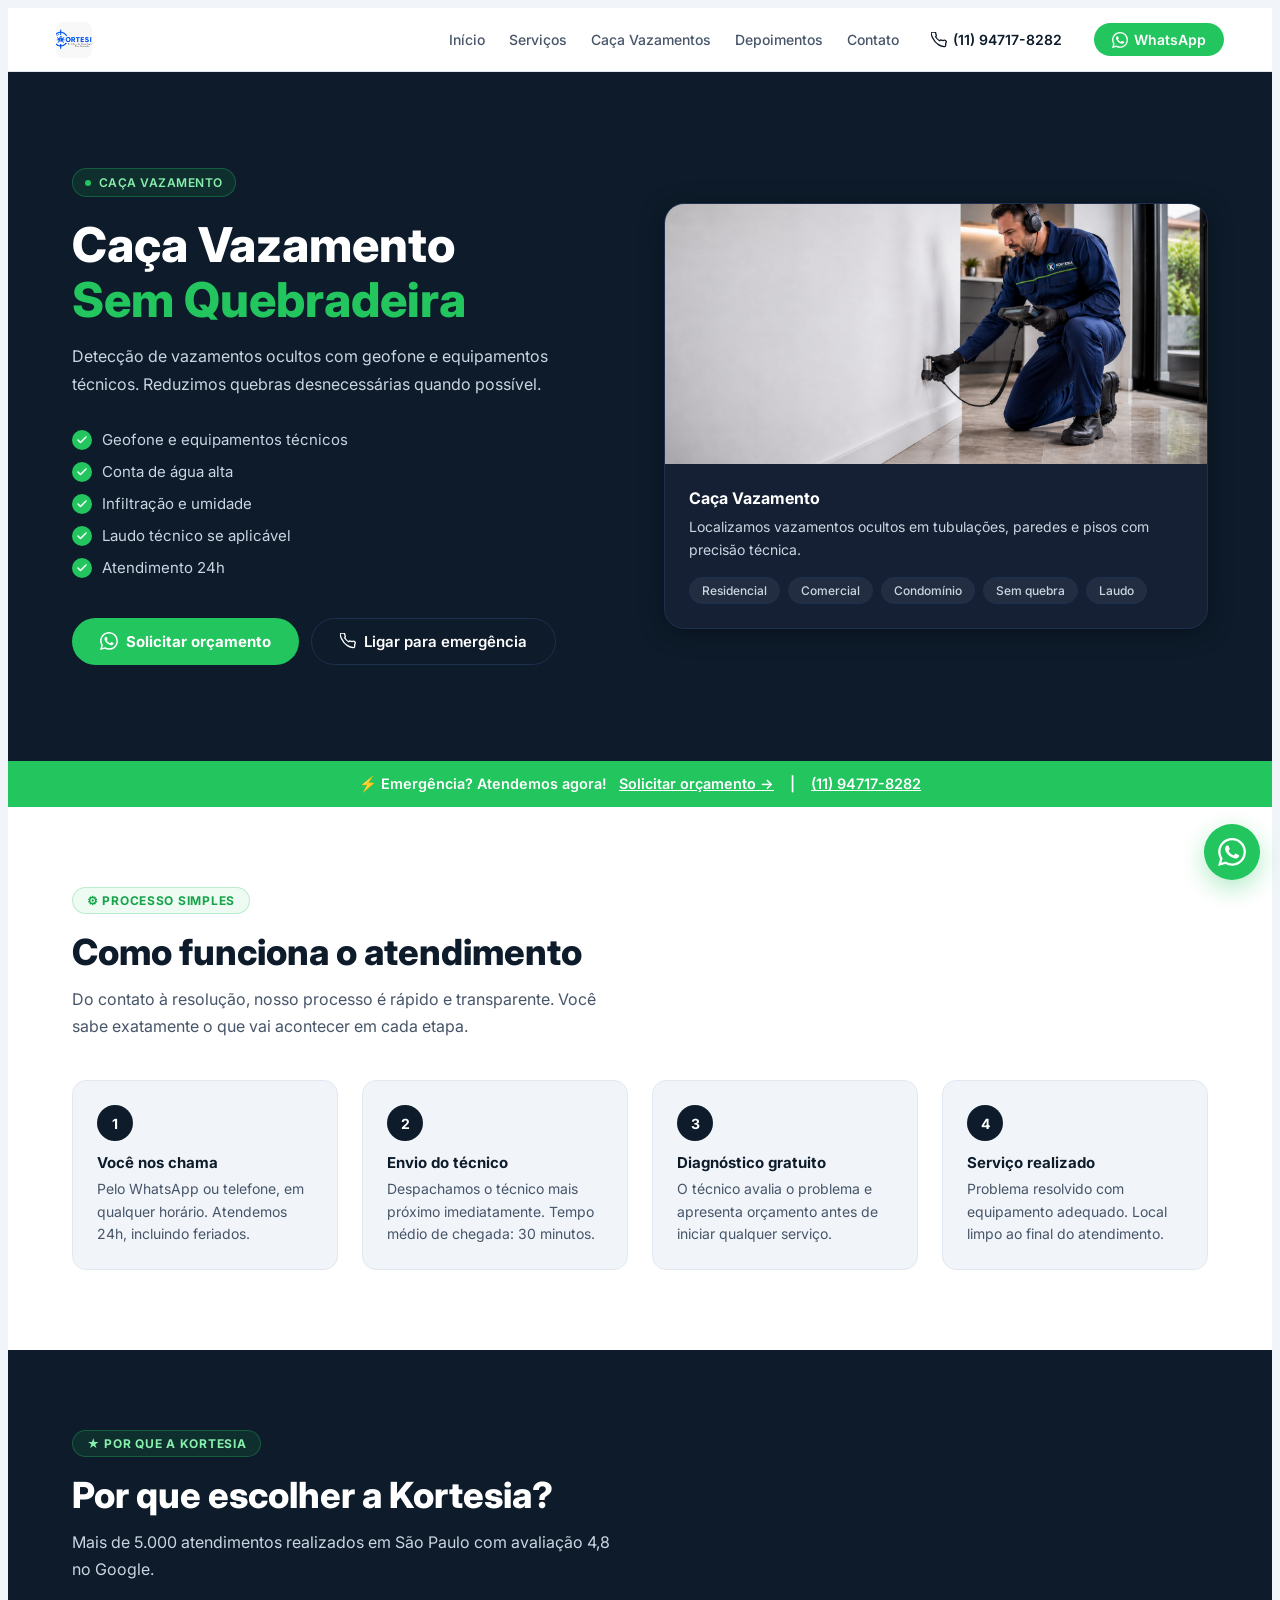
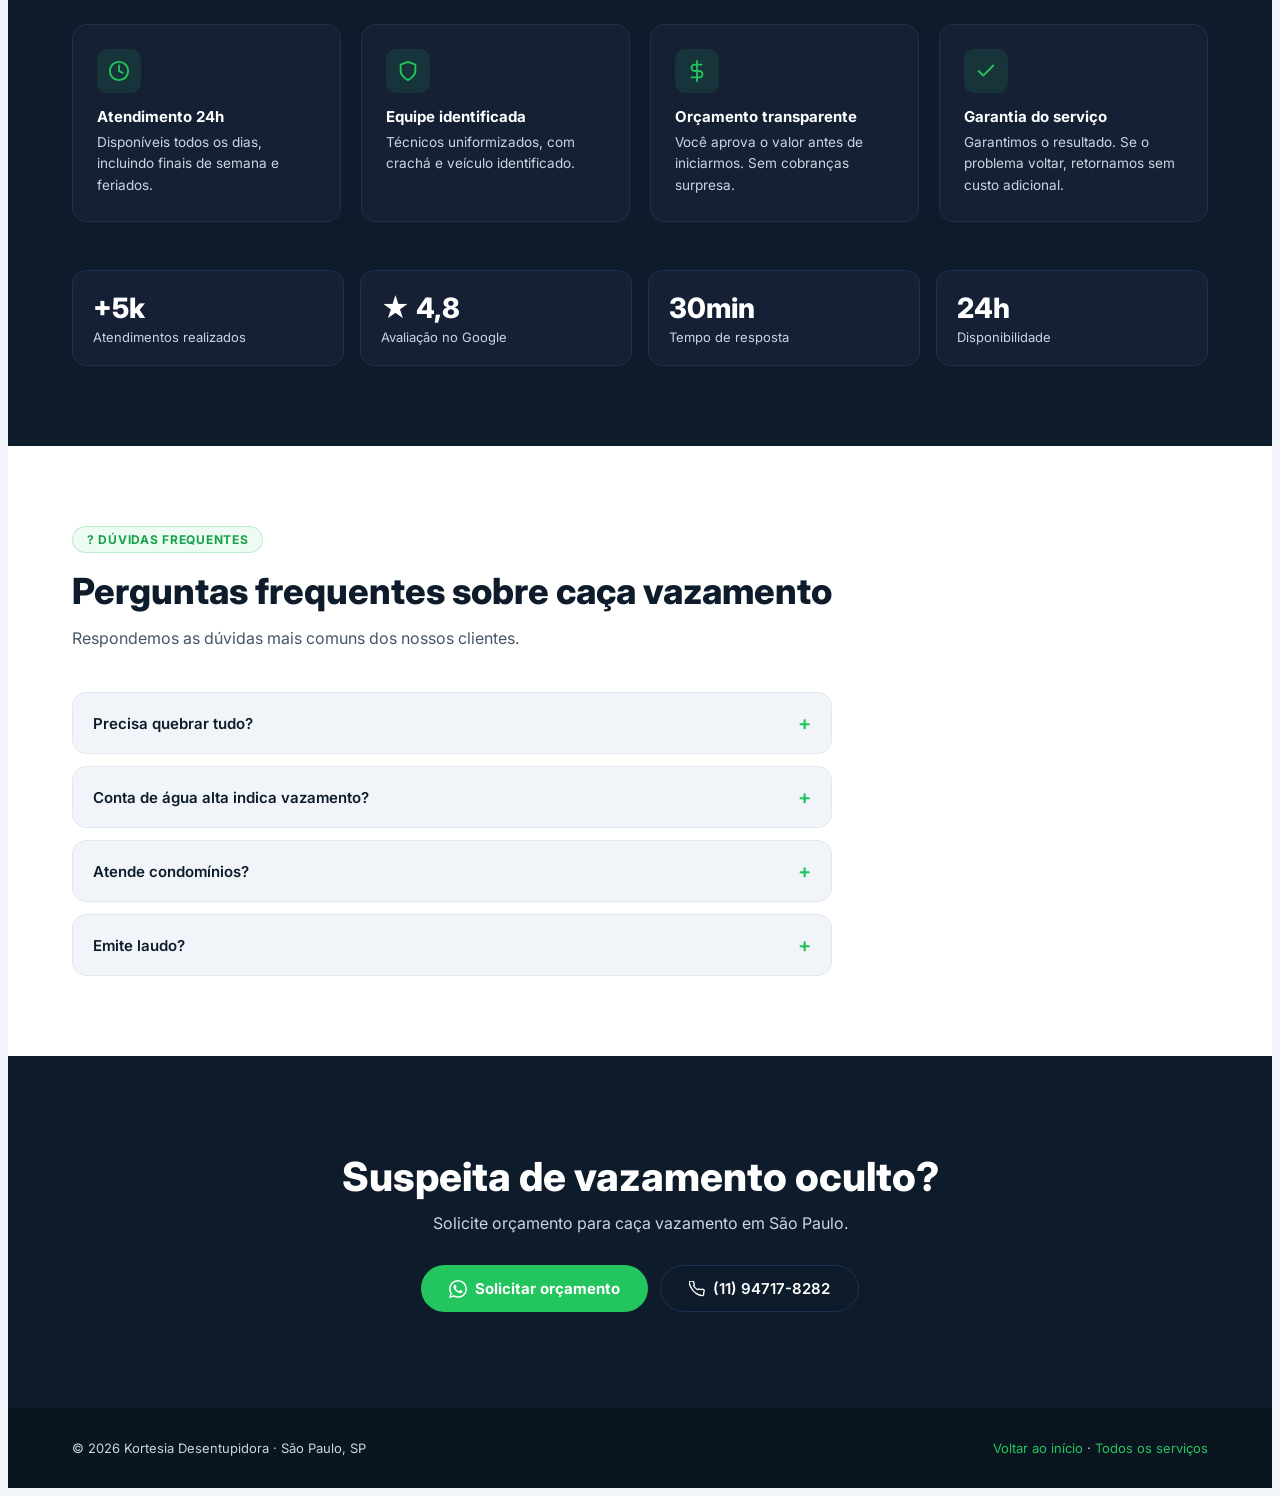
<file: pages/caca-vazamento.html>
<!DOCTYPE html>
<html lang="pt-BR">
<head>
  <meta charset="UTF-8" />
  <meta name="viewport" content="width=device-width, initial-scale=1.0" />
  <title>Ca&ccedil;a Vazamento | Kortesia Desentupidora</title>
  <meta name="description" content="Localiza&ccedil;&atilde;o de vazamentos ocultos com geofone e equipamentos t&eacute;cnicos em S&atilde;o Paulo." />
  <meta name="robots" content="index, follow" />
  <meta name="theme-color" content="#0d1b2a" />
  <link rel="canonical" href="https://www.kortesiadesentupidora.com.br/pages/caca-vazamento.html" />
  <link rel="preconnect" href="https://fonts.googleapis.com" />
  <link rel="preconnect" href="https://fonts.gstatic.com" crossorigin />
  <link href="https://fonts.googleapis.com/css2?family=Inter:wght@400;500;600;700;800&display=swap" rel="stylesheet" />
  <link rel="stylesheet" href="../src/css/service-page.css" />
</head>
<body class="service-page">

  <nav class="navbar">
    <a class="navbar-logo" href="../index.html" aria-label="Kortesia Desentupidora">
      <img src="../assets/img/logoKortesia.png" alt="Kortesia Desentupidora" width="36" height="36" />
      
    </a>
    <nav class="navbar-links" aria-label="Menu principal">
      <a href="../index.html">In&iacute;cio</a>
      <a href="./servicos.html">Servi&ccedil;os</a>
      <a href="./caca-vazamento.html">Ca&ccedil;a Vazamentos</a>
      <a href="../index.html#testimonials">Depoimentos</a>
      <a href="./contato.html">Contato</a>
    </nav>
    <a class="navbar-phone" href="#" data-phone-link>
      <svg width="16" height="16" viewBox="0 0 24 24" fill="none" stroke="currentColor" stroke-width="2"><path d="M22 16.92v3a2 2 0 01-2.18 2 19.79 19.79 0 01-8.63-3.07A19.5 19.5 0 013.07 9.81 19.79 19.79 0 01.1 1.18 2 2 0 012.08 0h3a2 2 0 012 1.72c.127.96.361 1.903.7 2.81a2 2 0 01-.45 2.11L6.91 7.09a16 16 0 006 6l.45-.45a2 2 0 012.11-.45 12.84 12.84 0 002.81.7A2 2 0 0122 16.92z"/></svg>
      <span data-phone-display></span>
    </a>
    <a href="#" class="btn-whatsapp-nav" data-whatsapp-message="Ol&aacute;! Preciso de um or&ccedil;amento." target="_blank" rel="noopener">
      <svg width="16" height="16" viewBox="0 0 24 24" fill="currentColor"><path d="M17.472 14.382c-.297-.149-1.758-.867-2.03-.967-.273-.099-.471-.148-.67.15-.197.297-.767.966-.94 1.164-.173.199-.347.223-.644.075-.297-.15-1.255-.463-2.39-1.475-.883-.788-1.48-1.761-1.653-2.059-.173-.297-.018-.458.13-.606.134-.133.298-.347.446-.52.149-.174.198-.298.298-.497.099-.198.05-.371-.025-.52-.075-.149-.669-1.612-.916-2.207-.242-.579-.487-.5-.669-.51-.173-.008-.371-.01-.57-.01-.198 0-.52.074-.792.372-.272.297-1.04 1.016-1.04 2.479 0 1.462 1.065 2.875 1.213 3.074.149.198 2.096 3.2 5.077 4.487.709.306 1.262.489 1.694.625.712.227 1.36.195 1.871.118.571-.085 1.758-.719 2.006-1.413.248-.694.248-1.289.173-1.413-.074-.124-.272-.198-.57-.347m-5.421 7.403h-.004a9.87 9.87 0 01-5.031-1.378l-.361-.214-3.741.982.998-3.648-.235-.374a9.86 9.86 0 01-1.51-5.26c.001-5.45 4.436-9.884 9.888-9.884 2.64 0 5.122 1.03 6.988 2.898a9.825 9.825 0 012.893 6.994c-.003 5.45-4.437 9.884-9.885 9.884m8.413-18.297A11.815 11.815 0 0012.05 0C5.495 0 .16 5.335.157 11.892c0 2.096.547 4.142 1.588 5.945L.057 24l6.305-1.654a11.882 11.882 0 005.683 1.448h.005c6.554 0 11.89-5.335 11.893-11.893a11.821 11.821 0 00-3.48-8.413Z"/></svg>
      WhatsApp
    </a>
  </nav>

  <section class="hero">
    <div>
      <span class="hero-badge">Ca&ccedil;a Vazamento</span>
      <h1 class="hero-title">Ca&ccedil;a Vazamento<br><span>Sem Quebradeira</span></h1>
      <p class="hero-desc">Detec&ccedil;&atilde;o de vazamentos ocultos com geofone e equipamentos t&eacute;cnicos. Reduzimos quebras desnecess&aacute;rias quando poss&iacute;vel.</p>
      <ul class="hero-checklist"><li>Geofone e equipamentos t&eacute;cnicos</li><li>Conta de &aacute;gua alta</li><li>Infiltra&ccedil;&atilde;o e umidade</li><li>Laudo t&eacute;cnico se aplic&aacute;vel</li><li>Atendimento 24h</li></ul>
      <div class="hero-actions">
        <a href="#" class="btn-primary" data-whatsapp-message="Ol&aacute;! Preciso de ca&ccedil;a vazamento em S&atilde;o Paulo." target="_blank" rel="noopener">
          <svg width="18" height="18" viewBox="0 0 24 24" fill="currentColor"><path d="M17.472 14.382c-.297-.149-1.758-.867-2.03-.967-.273-.099-.471-.148-.67.15-.197.297-.767.966-.94 1.164-.173.199-.347.223-.644.075-.297-.15-1.255-.463-2.39-1.475-.883-.788-1.48-1.761-1.653-2.059-.173-.297-.018-.458.13-.606.134-.133.298-.347.446-.52.149-.174.198-.298.298-.497.099-.198.05-.371-.025-.52-.075-.149-.669-1.612-.916-2.207-.242-.579-.487-.5-.669-.51-.173-.008-.371-.01-.57-.01-.198 0-.52.074-.792.372-.272.297-1.04 1.016-1.04 2.479 0 1.462 1.065 2.875 1.213 3.074.149.198 2.096 3.2 5.077 4.487.709.306 1.262.489 1.694.625.712.227 1.36.195 1.871.118.571-.085 1.758-.719 2.006-1.413.248-.694.248-1.289.173-1.413-.074-.124-.272-.198-.57-.347m-5.421 7.403h-.004a9.87 9.87 0 01-5.031-1.378l-.361-.214-3.741.982.998-3.648-.235-.374a9.86 9.86 0 01-1.51-5.26c.001-5.45 4.436-9.884 9.888-9.884 2.64 0 5.122 1.03 6.988 2.898a9.825 9.825 0 012.893 6.994c-.003 5.45-4.437 9.884-9.885 9.884m8.413-18.297A11.815 11.815 0 0012.05 0C5.495 0 .16 5.335.157 11.892c0 2.096.547 4.142 1.588 5.945L.057 24l6.305-1.654a11.882 11.882 0 005.683 1.448h.005c6.554 0 11.89-5.335 11.893-11.893a11.821 11.821 0 00-3.48-8.413Z"/></svg>
          Solicitar or&ccedil;amento
        </a>
        <a href="#" class="btn-secondary" data-phone-link>
          <svg width="16" height="16" viewBox="0 0 24 24" fill="none" stroke="currentColor" stroke-width="2"><path d="M22 16.92v3a2 2 0 01-2.18 2 19.79 19.79 0 01-8.63-3.07A19.5 19.5 0 013.07 9.81 19.79 19.79 0 01.1 1.18 2 2 0 012.08 0h3a2 2 0 012 1.72c.127.96.361 1.903.7 2.81a2 2 0 01-.45 2.11L6.91 7.09a16 16 0 006 6l.45-.45a2 2 0 012.11-.45 12.84 12.84 0 002.81.7A2 2 0 0122 16.92z"/></svg>
          Ligar para emerg&ecirc;ncia
        </a>
      </div>
    </div>
    <div class="hero-card">
      <img class="hero-card-image" src="../assets/img/servicos/caca-vazamento.png" alt="T&eacute;cnico realizando ca&ccedil;a vazamento" width="800" height="520" />
      <div class="hero-card-body">
        <p class="hero-card-title">Ca&ccedil;a Vazamento</p>
        <p class="hero-card-desc">Localizamos vazamentos ocultos em tubula&ccedil;&otilde;es, paredes e pisos com precis&atilde;o t&eacute;cnica.</p>
        <div class="hero-card-tags"><span class="tag">Residencial</span><span class="tag">Comercial</span><span class="tag">Condom&iacute;nio</span><span class="tag">Sem quebra</span><span class="tag">Laudo</span></div>
      </div>
    </div>
  </section>

  <div class="banner-emergencia">
    &#9889; Emerg&ecirc;ncia? Atendemos agora!
    <a href="#" data-whatsapp-message="Ol&aacute;! Preciso de ca&ccedil;a vazamento em S&atilde;o Paulo." target="_blank" rel="noopener">Solicitar or&ccedil;amento &rarr;</a>
    &nbsp;|&nbsp;
    <a href="#" data-phone-link><span data-phone-display></span></a>
  </div>

  <section class="section">
    <span class="section-label">&#9881; PROCESSO SIMPLES</span>
    <h2 class="section-title">Como funciona o atendimento</h2>
    <p class="section-desc">Do contato &agrave; resolu&ccedil;&atilde;o, nosso processo &eacute; r&aacute;pido e transparente. Voc&ecirc; sabe exatamente o que vai acontecer em cada etapa.</p>
    <div class="steps">
      <div class="step-card"><div class="step-number">1</div><h3>Voc&ecirc; nos chama</h3><p>Pelo WhatsApp ou telefone, em qualquer hor&aacute;rio. Atendemos 24h, incluindo feriados.</p></div>
      <div class="step-card"><div class="step-number">2</div><h3>Envio do t&eacute;cnico</h3><p>Despachamos o t&eacute;cnico mais pr&oacute;ximo imediatamente. Tempo m&eacute;dio de chegada: 30 minutos.</p></div>
      <div class="step-card"><div class="step-number">3</div><h3>Diagn&oacute;stico gratuito</h3><p>O t&eacute;cnico avalia o problema e apresenta or&ccedil;amento antes de iniciar qualquer servi&ccedil;o.</p></div>
      <div class="step-card"><div class="step-number">4</div><h3>Servi&ccedil;o realizado</h3><p>Problema resolvido com equipamento adequado. Local limpo ao final do atendimento.</p></div>
    </div>
  </section>

  <section class="section-dark">
    <span class="section-label">&#9733; POR QUE A KORTESIA</span>
    <h2 class="section-title">Por que escolher a Kortesia?</h2>
    <p class="section-desc">Mais de 5.000 atendimentos realizados em S&atilde;o Paulo com avalia&ccedil;&atilde;o 4,8 no Google.</p>
    <div class="diferenciais">
      <div class="diferencial-card"><div class="diferencial-icon"><svg viewBox="0 0 24 24" fill="none" stroke-width="2" stroke-linecap="round" stroke-linejoin="round"><circle cx="12" cy="12" r="10"/><polyline points="12 6 12 12 16 14"/></svg></div><h3>Atendimento 24h</h3><p>Dispon&iacute;veis todos os dias, incluindo finais de semana e feriados.</p></div>
      <div class="diferencial-card"><div class="diferencial-icon"><svg viewBox="0 0 24 24" fill="none" stroke-width="2" stroke-linecap="round" stroke-linejoin="round"><path d="M12 22s8-4 8-10V5l-8-3-8 3v7c0 6 8 10 8 10z"/></svg></div><h3>Equipe identificada</h3><p>T&eacute;cnicos uniformizados, com crach&aacute; e ve&iacute;culo identificado.</p></div>
      <div class="diferencial-card"><div class="diferencial-icon"><svg viewBox="0 0 24 24" fill="none" stroke-width="2" stroke-linecap="round" stroke-linejoin="round"><line x1="12" y1="1" x2="12" y2="23"/><path d="M17 5H9.5a3.5 3.5 0 000 7h5a3.5 3.5 0 010 7H6"/></svg></div><h3>Or&ccedil;amento transparente</h3><p>Voc&ecirc; aprova o valor antes de iniciarmos. Sem cobran&ccedil;as surpresa.</p></div>
      <div class="diferencial-card"><div class="diferencial-icon"><svg viewBox="0 0 24 24" fill="none" stroke-width="2" stroke-linecap="round" stroke-linejoin="round"><polyline points="20 6 9 17 4 12"/></svg></div><h3>Garantia do servi&ccedil;o</h3><p>Garantimos o resultado. Se o problema voltar, retornamos sem custo adicional.</p></div>
    </div>
    <div class="stats">
      <div class="stat-box"><div class="val">+5k</div><div class="lbl">Atendimentos realizados</div></div>
      <div class="stat-box"><div class="val">&#9733; 4,8</div><div class="lbl">Avalia&ccedil;&atilde;o no Google</div></div>
      <div class="stat-box"><div class="val">30min</div><div class="lbl">Tempo de resposta</div></div>
      <div class="stat-box"><div class="val">24h</div><div class="lbl">Disponibilidade</div></div>
    </div>
  </section>

  <section class="section">
    <span class="section-label">? D&Uacute;VIDAS FREQUENTES</span>
    <h2 class="section-title">Perguntas frequentes sobre ca&ccedil;a vazamento</h2>
    <p class="section-desc">Respondemos as d&uacute;vidas mais comuns dos nossos clientes.</p>
    <div class="faq-list"><details class="faq-item"><summary>Precisa quebrar tudo?</summary><div class="faq-answer">N&atilde;o necessariamente. A detec&ccedil;&atilde;o localiza o ponto exato do vazamento.</div></details><details class="faq-item"><summary>Conta de &aacute;gua alta indica vazamento?</summary><div class="faq-answer">Sim. &Eacute; um dos sinais mais comuns de vazamento oculto.</div></details><details class="faq-item"><summary>Atende condom&iacute;nios?</summary><div class="faq-answer">Sim. Residencial, comercial e condominial.</div></details><details class="faq-item"><summary>Emite laudo?</summary><div class="faq-answer">Quando necess&aacute;rio, o registro t&eacute;cnico pode apoiar laudos.</div></details></div>
  </section>

  <section class="cta-section">
    <h2>Suspeita de vazamento oculto?</h2>
    <p>Solicite or&ccedil;amento para ca&ccedil;a vazamento em S&atilde;o Paulo.</p>
    <div class="cta-buttons">
      <a href="#" class="btn-primary" data-whatsapp-message="Ol&aacute;! Preciso de ca&ccedil;a vazamento urgente!" target="_blank" rel="noopener">
        <svg width="18" height="18" viewBox="0 0 24 24" fill="currentColor"><path d="M17.472 14.382c-.297-.149-1.758-.867-2.03-.967-.273-.099-.471-.148-.67.15-.197.297-.767.966-.94 1.164-.173.199-.347.223-.644.075-.297-.15-1.255-.463-2.39-1.475-.883-.788-1.48-1.761-1.653-2.059-.173-.297-.018-.458.13-.606.134-.133.298-.347.446-.52.149-.174.198-.298.298-.497.099-.198.05-.371-.025-.52-.075-.149-.669-1.612-.916-2.207-.242-.579-.487-.5-.669-.51-.173-.008-.371-.01-.57-.01-.198 0-.52.074-.792.372-.272.297-1.04 1.016-1.04 2.479 0 1.462 1.065 2.875 1.213 3.074.149.198 2.096 3.2 5.077 4.487.709.306 1.262.489 1.694.625.712.227 1.36.195 1.871.118.571-.085 1.758-.719 2.006-1.413.248-.694.248-1.289.173-1.413-.074-.124-.272-.198-.57-.347m-5.421 7.403h-.004a9.87 9.87 0 01-5.031-1.378l-.361-.214-3.741.982.998-3.648-.235-.374a9.86 9.86 0 01-1.51-5.26c.001-5.45 4.436-9.884 9.888-9.884 2.64 0 5.122 1.03 6.988 2.898a9.825 9.825 0 012.893 6.994c-.003 5.45-4.437 9.884-9.885 9.884m8.413-18.297A11.815 11.815 0 0012.05 0C5.495 0 .16 5.335.157 11.892c0 2.096.547 4.142 1.588 5.945L.057 24l6.305-1.654a11.882 11.882 0 005.683 1.448h.005c6.554 0 11.89-5.335 11.893-11.893a11.821 11.821 0 00-3.48-8.413Z"/></svg>
        Solicitar or&ccedil;amento
      </a>
      <a href="#" class="btn-secondary" data-phone-link>
        <svg width="16" height="16" viewBox="0 0 24 24" fill="none" stroke="currentColor" stroke-width="2"><path d="M22 16.92v3a2 2 0 01-2.18 2 19.79 19.79 0 01-8.63-3.07A19.5 19.5 0 013.07 9.81 19.79 19.79 0 01.1 1.18 2 2 0 012.08 0h3a2 2 0 012 1.72c.127.96.361 1.903.7 2.81a2 2 0 01-.45 2.11L6.91 7.09a16 16 0 006 6l.45-.45a2 2 0 012.11-.45 12.84 12.84 0 002.81.7A2 2 0 0122 16.92z"/></svg>
        <span data-phone-display></span>
      </a>
    </div>
  </section>

  <footer class="service-footer">
    <span>&copy; 2026 Kortesia Desentupidora &middot; S&atilde;o Paulo, SP</span>
    <span><a href="../index.html">Voltar ao in&iacute;cio</a> &middot; <a href="./servicos.html">Todos os servi&ccedil;os</a></span>
  </footer>

  <a href="#" class="fab-whatsapp" data-whatsapp-message="Ol&aacute;! Preciso de ca&ccedil;a vazamento em S&atilde;o Paulo." target="_blank" rel="noopener" aria-label="Solicitar or&ccedil;amento no WhatsApp">
    <svg width="28" height="28" viewBox="0 0 24 24" fill="currentColor"><path d="M17.472 14.382c-.297-.149-1.758-.867-2.03-.967-.273-.099-.471-.148-.67.15-.197.297-.767.966-.94 1.164-.173.199-.347.223-.644.075-.297-.15-1.255-.463-2.39-1.475-.883-.788-1.48-1.761-1.653-2.059-.173-.297-.018-.458.13-.606.134-.133.298-.347.446-.52.149-.174.198-.298.298-.497.099-.198.05-.371-.025-.52-.075-.149-.669-1.612-.916-2.207-.242-.579-.487-.5-.669-.51-.173-.008-.371-.01-.57-.01-.198 0-.52.074-.792.372-.272.297-1.04 1.016-1.04 2.479 0 1.462 1.065 2.875 1.213 3.074.149.198 2.096 3.2 5.077 4.487.709.306 1.262.489 1.694.625.712.227 1.36.195 1.871.118.571-.085 1.758-.719 2.006-1.413.248-.694.248-1.289.173-1.413-.074-.124-.272-.198-.57-.347m-5.421 7.403h-.004a9.87 9.87 0 01-5.031-1.378l-.361-.214-3.741.982.998-3.648-.235-.374a9.86 9.86 0 01-1.51-5.26c.001-5.45 4.436-9.884 9.888-9.884 2.64 0 5.122 1.03 6.988 2.898a9.825 9.825 0 012.893 6.994c-.003 5.45-4.437 9.884-9.885 9.884m8.413-18.297A11.815 11.815 0 0012.05 0C5.495 0 .16 5.335.157 11.892c0 2.096.547 4.142 1.588 5.945L.057 24l6.305-1.654a11.882 11.882 0 005.683 1.448h.005c6.554 0 11.89-5.335 11.893-11.893a11.821 11.821 0 00-3.48-8.413Z"/></svg>
  </a>

  <script defer src="../src/js/config.js"></script>
  <script defer src="../src/js/whatsapp.js"></script>
  <script>
    document.addEventListener('DOMContentLoaded', function () {
      if (window.KortesiaWhatsApp) window.KortesiaWhatsApp.applyContactLinks();
    });
  </script>
</body>
</html>
</file>
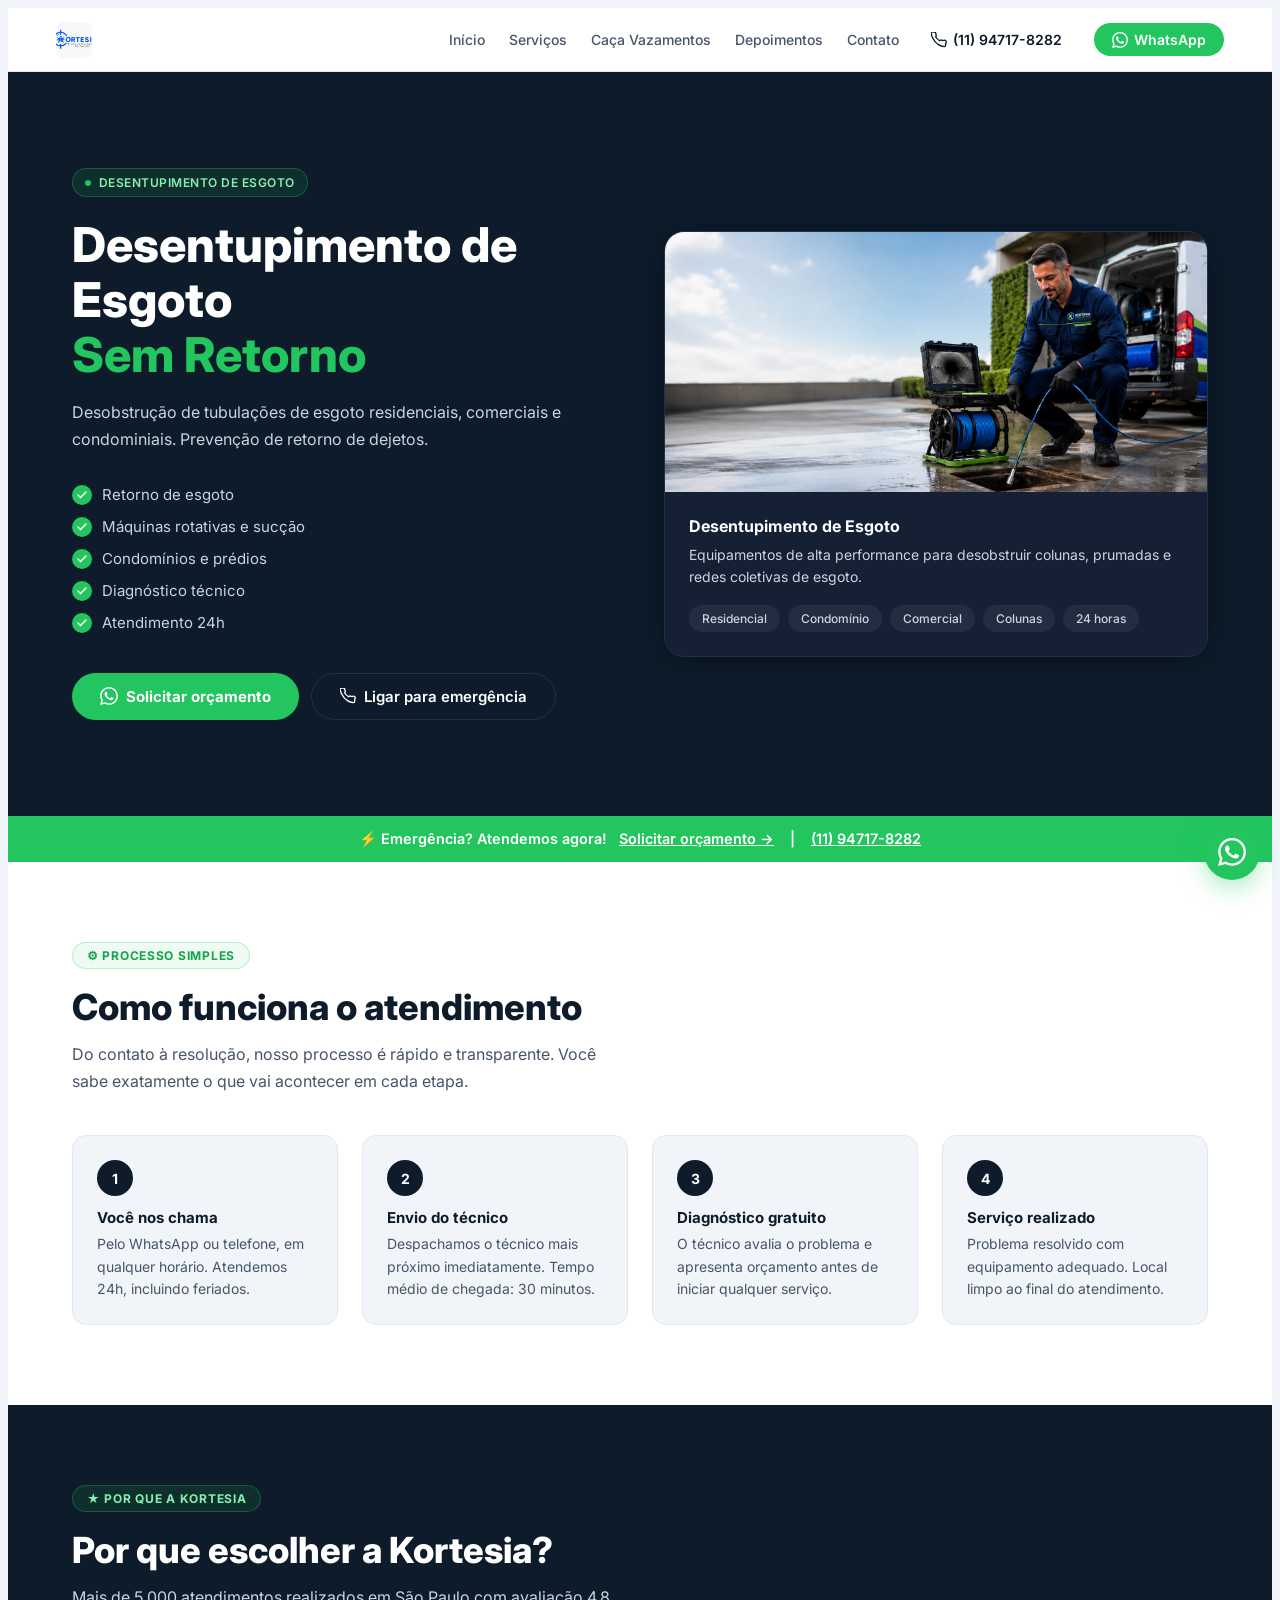
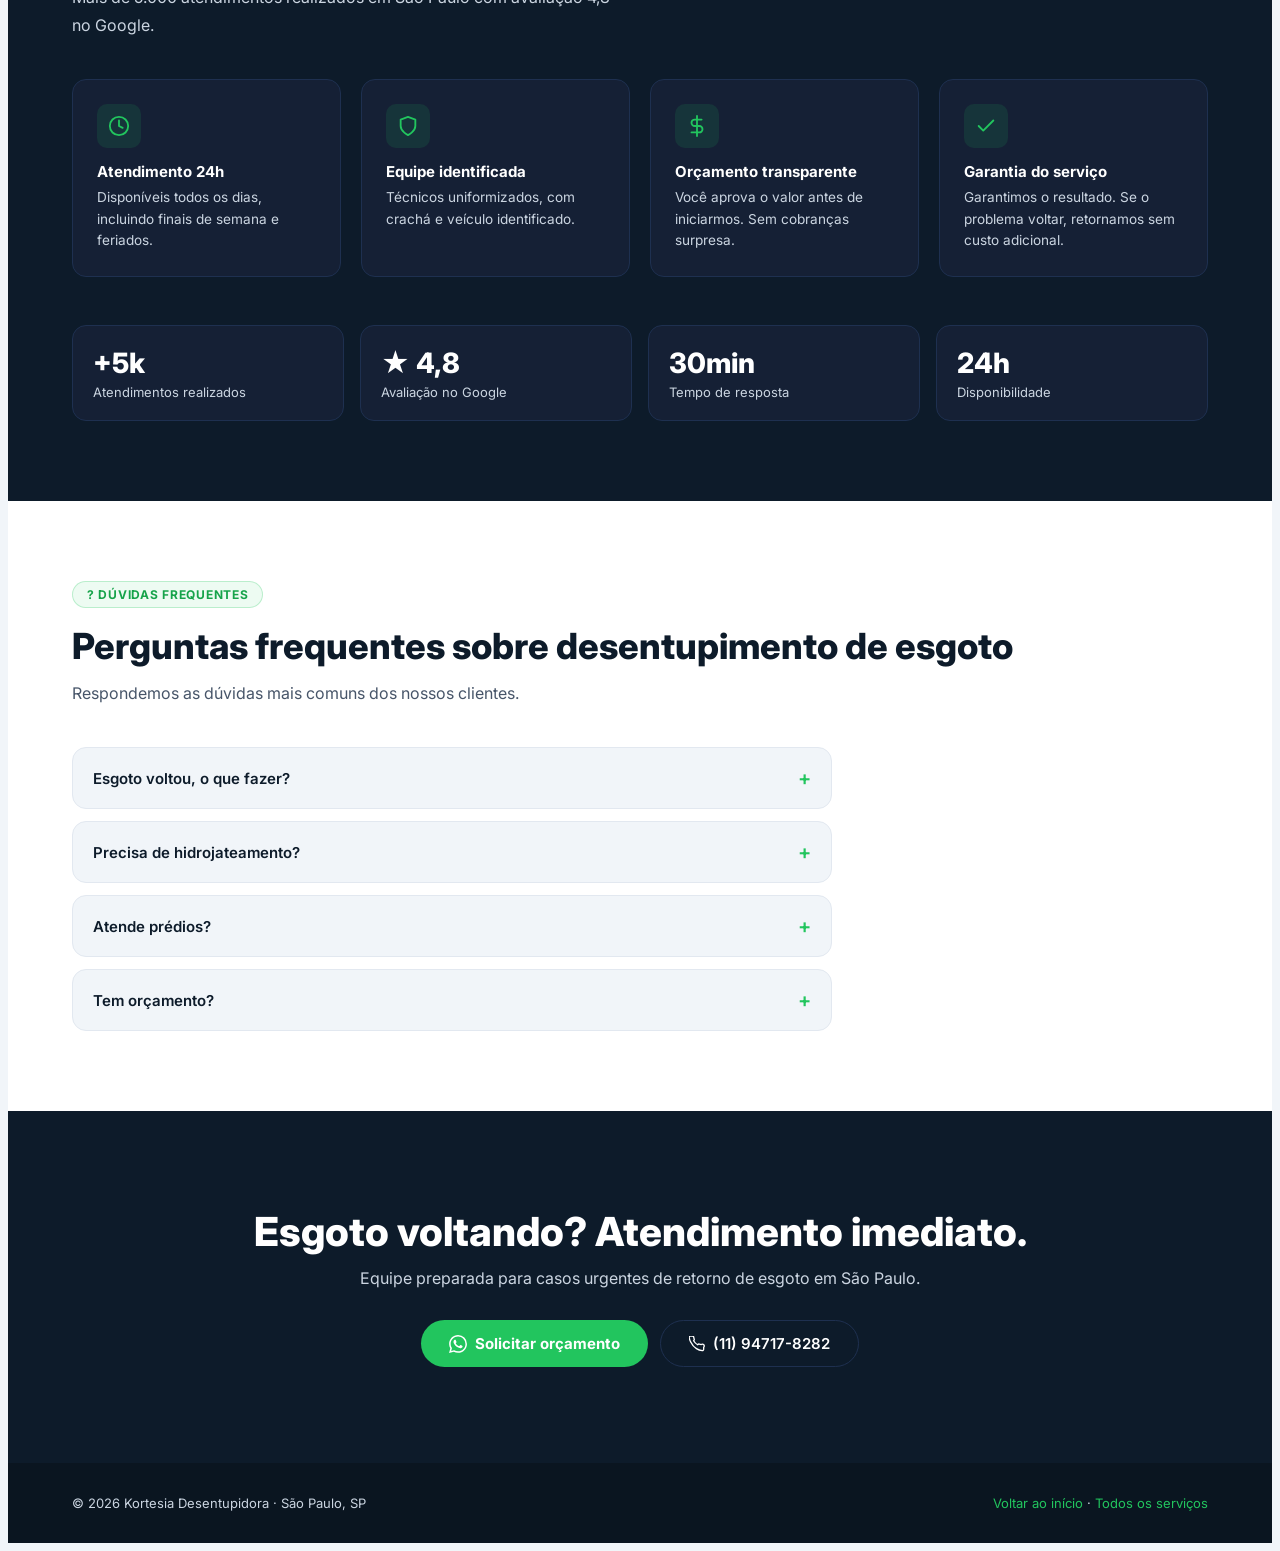
<file: pages/desentupimento-esgoto.html>
<!DOCTYPE html>
<html lang="pt-BR">
<head>
  <meta charset="UTF-8" />
  <meta name="viewport" content="width=device-width, initial-scale=1.0" />
  <title>Desentupimento de Esgoto | Kortesia Desentupidora</title>
  <meta name="description" content="Desobstru&ccedil;&atilde;o de tubula&ccedil;&otilde;es de esgoto residenciais, comerciais e condominiais em S&atilde;o Paulo." />
  <meta name="robots" content="index, follow" />
  <meta name="theme-color" content="#0d1b2a" />
  <link rel="canonical" href="https://www.kortesiadesentupidora.com.br/pages/desentupimento-esgoto.html" />
  <link rel="preconnect" href="https://fonts.googleapis.com" />
  <link rel="preconnect" href="https://fonts.gstatic.com" crossorigin />
  <link href="https://fonts.googleapis.com/css2?family=Inter:wght@400;500;600;700;800&display=swap" rel="stylesheet" />
  <link rel="stylesheet" href="../src/css/service-page.css" />
</head>
<body class="service-page">

  <nav class="navbar">
    <a class="navbar-logo" href="../index.html" aria-label="Kortesia Desentupidora">
      <img src="../assets/img/logoKortesia.png" alt="Kortesia Desentupidora" width="36" height="36" />
      
    </a>
    <nav class="navbar-links" aria-label="Menu principal">
      <a href="../index.html">In&iacute;cio</a>
      <a href="./servicos.html">Servi&ccedil;os</a>
      <a href="./caca-vazamento.html">Ca&ccedil;a Vazamentos</a>
      <a href="../index.html#testimonials">Depoimentos</a>
      <a href="./contato.html">Contato</a>
    </nav>
    <a class="navbar-phone" href="#" data-phone-link>
      <svg width="16" height="16" viewBox="0 0 24 24" fill="none" stroke="currentColor" stroke-width="2"><path d="M22 16.92v3a2 2 0 01-2.18 2 19.79 19.79 0 01-8.63-3.07A19.5 19.5 0 013.07 9.81 19.79 19.79 0 01.1 1.18 2 2 0 012.08 0h3a2 2 0 012 1.72c.127.96.361 1.903.7 2.81a2 2 0 01-.45 2.11L6.91 7.09a16 16 0 006 6l.45-.45a2 2 0 012.11-.45 12.84 12.84 0 002.81.7A2 2 0 0122 16.92z"/></svg>
      <span data-phone-display></span>
    </a>
    <a href="#" class="btn-whatsapp-nav" data-whatsapp-message="Ol&aacute;! Preciso de um or&ccedil;amento." target="_blank" rel="noopener">
      <svg width="16" height="16" viewBox="0 0 24 24" fill="currentColor"><path d="M17.472 14.382c-.297-.149-1.758-.867-2.03-.967-.273-.099-.471-.148-.67.15-.197.297-.767.966-.94 1.164-.173.199-.347.223-.644.075-.297-.15-1.255-.463-2.39-1.475-.883-.788-1.48-1.761-1.653-2.059-.173-.297-.018-.458.13-.606.134-.133.298-.347.446-.52.149-.174.198-.298.298-.497.099-.198.05-.371-.025-.52-.075-.149-.669-1.612-.916-2.207-.242-.579-.487-.5-.669-.51-.173-.008-.371-.01-.57-.01-.198 0-.52.074-.792.372-.272.297-1.04 1.016-1.04 2.479 0 1.462 1.065 2.875 1.213 3.074.149.198 2.096 3.2 5.077 4.487.709.306 1.262.489 1.694.625.712.227 1.36.195 1.871.118.571-.085 1.758-.719 2.006-1.413.248-.694.248-1.289.173-1.413-.074-.124-.272-.198-.57-.347m-5.421 7.403h-.004a9.87 9.87 0 01-5.031-1.378l-.361-.214-3.741.982.998-3.648-.235-.374a9.86 9.86 0 01-1.51-5.26c.001-5.45 4.436-9.884 9.888-9.884 2.64 0 5.122 1.03 6.988 2.898a9.825 9.825 0 012.893 6.994c-.003 5.45-4.437 9.884-9.885 9.884m8.413-18.297A11.815 11.815 0 0012.05 0C5.495 0 .16 5.335.157 11.892c0 2.096.547 4.142 1.588 5.945L.057 24l6.305-1.654a11.882 11.882 0 005.683 1.448h.005c6.554 0 11.89-5.335 11.893-11.893a11.821 11.821 0 00-3.48-8.413Z"/></svg>
      WhatsApp
    </a>
  </nav>

  <section class="hero">
    <div>
      <span class="hero-badge">Desentupimento de Esgoto</span>
      <h1 class="hero-title">Desentupimento de Esgoto<br><span>Sem Retorno</span></h1>
      <p class="hero-desc">Desobstru&ccedil;&atilde;o de tubula&ccedil;&otilde;es de esgoto residenciais, comerciais e condominiais. Preven&ccedil;&atilde;o de retorno de dejetos.</p>
      <ul class="hero-checklist"><li>Retorno de esgoto</li><li>M&aacute;quinas rotativas e suc&ccedil;&atilde;o</li><li>Condom&iacute;nios e pr&eacute;dios</li><li>Diagn&oacute;stico t&eacute;cnico</li><li>Atendimento 24h</li></ul>
      <div class="hero-actions">
        <a href="#" class="btn-primary" data-whatsapp-message="Ol&aacute;! Preciso de desentupimento de esgoto." target="_blank" rel="noopener">
          <svg width="18" height="18" viewBox="0 0 24 24" fill="currentColor"><path d="M17.472 14.382c-.297-.149-1.758-.867-2.03-.967-.273-.099-.471-.148-.67.15-.197.297-.767.966-.94 1.164-.173.199-.347.223-.644.075-.297-.15-1.255-.463-2.39-1.475-.883-.788-1.48-1.761-1.653-2.059-.173-.297-.018-.458.13-.606.134-.133.298-.347.446-.52.149-.174.198-.298.298-.497.099-.198.05-.371-.025-.52-.075-.149-.669-1.612-.916-2.207-.242-.579-.487-.5-.669-.51-.173-.008-.371-.01-.57-.01-.198 0-.52.074-.792.372-.272.297-1.04 1.016-1.04 2.479 0 1.462 1.065 2.875 1.213 3.074.149.198 2.096 3.2 5.077 4.487.709.306 1.262.489 1.694.625.712.227 1.36.195 1.871.118.571-.085 1.758-.719 2.006-1.413.248-.694.248-1.289.173-1.413-.074-.124-.272-.198-.57-.347m-5.421 7.403h-.004a9.87 9.87 0 01-5.031-1.378l-.361-.214-3.741.982.998-3.648-.235-.374a9.86 9.86 0 01-1.51-5.26c.001-5.45 4.436-9.884 9.888-9.884 2.64 0 5.122 1.03 6.988 2.898a9.825 9.825 0 012.893 6.994c-.003 5.45-4.437 9.884-9.885 9.884m8.413-18.297A11.815 11.815 0 0012.05 0C5.495 0 .16 5.335.157 11.892c0 2.096.547 4.142 1.588 5.945L.057 24l6.305-1.654a11.882 11.882 0 005.683 1.448h.005c6.554 0 11.89-5.335 11.893-11.893a11.821 11.821 0 00-3.48-8.413Z"/></svg>
          Solicitar or&ccedil;amento
        </a>
        <a href="#" class="btn-secondary" data-phone-link>
          <svg width="16" height="16" viewBox="0 0 24 24" fill="none" stroke="currentColor" stroke-width="2"><path d="M22 16.92v3a2 2 0 01-2.18 2 19.79 19.79 0 01-8.63-3.07A19.5 19.5 0 013.07 9.81 19.79 19.79 0 01.1 1.18 2 2 0 012.08 0h3a2 2 0 012 1.72c.127.96.361 1.903.7 2.81a2 2 0 01-.45 2.11L6.91 7.09a16 16 0 006 6l.45-.45a2 2 0 012.11-.45 12.84 12.84 0 002.81.7A2 2 0 0122 16.92z"/></svg>
          Ligar para emerg&ecirc;ncia
        </a>
      </div>
    </div>
    <div class="hero-card">
      <img class="hero-card-image" src="../assets/img/servicos/desentupimento-esgoto.png" alt="Desentupimento de rede de esgoto" width="800" height="520" />
      <div class="hero-card-body">
        <p class="hero-card-title">Desentupimento de Esgoto</p>
        <p class="hero-card-desc">Equipamentos de alta performance para desobstruir colunas, prumadas e redes coletivas de esgoto.</p>
        <div class="hero-card-tags"><span class="tag">Residencial</span><span class="tag">Condom&iacute;nio</span><span class="tag">Comercial</span><span class="tag">Colunas</span><span class="tag">24 horas</span></div>
      </div>
    </div>
  </section>

  <div class="banner-emergencia">
    &#9889; Emerg&ecirc;ncia? Atendemos agora!
    <a href="#" data-whatsapp-message="Ol&aacute;! Preciso de desentupimento de esgoto." target="_blank" rel="noopener">Solicitar or&ccedil;amento &rarr;</a>
    &nbsp;|&nbsp;
    <a href="#" data-phone-link><span data-phone-display></span></a>
  </div>

  <section class="section">
    <span class="section-label">&#9881; PROCESSO SIMPLES</span>
    <h2 class="section-title">Como funciona o atendimento</h2>
    <p class="section-desc">Do contato &agrave; resolu&ccedil;&atilde;o, nosso processo &eacute; r&aacute;pido e transparente. Voc&ecirc; sabe exatamente o que vai acontecer em cada etapa.</p>
    <div class="steps">
      <div class="step-card"><div class="step-number">1</div><h3>Voc&ecirc; nos chama</h3><p>Pelo WhatsApp ou telefone, em qualquer hor&aacute;rio. Atendemos 24h, incluindo feriados.</p></div>
      <div class="step-card"><div class="step-number">2</div><h3>Envio do t&eacute;cnico</h3><p>Despachamos o t&eacute;cnico mais pr&oacute;ximo imediatamente. Tempo m&eacute;dio de chegada: 30 minutos.</p></div>
      <div class="step-card"><div class="step-number">3</div><h3>Diagn&oacute;stico gratuito</h3><p>O t&eacute;cnico avalia o problema e apresenta or&ccedil;amento antes de iniciar qualquer servi&ccedil;o.</p></div>
      <div class="step-card"><div class="step-number">4</div><h3>Servi&ccedil;o realizado</h3><p>Problema resolvido com equipamento adequado. Local limpo ao final do atendimento.</p></div>
    </div>
  </section>

  <section class="section-dark">
    <span class="section-label">&#9733; POR QUE A KORTESIA</span>
    <h2 class="section-title">Por que escolher a Kortesia?</h2>
    <p class="section-desc">Mais de 5.000 atendimentos realizados em S&atilde;o Paulo com avalia&ccedil;&atilde;o 4,8 no Google.</p>
    <div class="diferenciais">
      <div class="diferencial-card"><div class="diferencial-icon"><svg viewBox="0 0 24 24" fill="none" stroke-width="2" stroke-linecap="round" stroke-linejoin="round"><circle cx="12" cy="12" r="10"/><polyline points="12 6 12 12 16 14"/></svg></div><h3>Atendimento 24h</h3><p>Dispon&iacute;veis todos os dias, incluindo finais de semana e feriados.</p></div>
      <div class="diferencial-card"><div class="diferencial-icon"><svg viewBox="0 0 24 24" fill="none" stroke-width="2" stroke-linecap="round" stroke-linejoin="round"><path d="M12 22s8-4 8-10V5l-8-3-8 3v7c0 6 8 10 8 10z"/></svg></div><h3>Equipe identificada</h3><p>T&eacute;cnicos uniformizados, com crach&aacute; e ve&iacute;culo identificado.</p></div>
      <div class="diferencial-card"><div class="diferencial-icon"><svg viewBox="0 0 24 24" fill="none" stroke-width="2" stroke-linecap="round" stroke-linejoin="round"><line x1="12" y1="1" x2="12" y2="23"/><path d="M17 5H9.5a3.5 3.5 0 000 7h5a3.5 3.5 0 010 7H6"/></svg></div><h3>Or&ccedil;amento transparente</h3><p>Voc&ecirc; aprova o valor antes de iniciarmos. Sem cobran&ccedil;as surpresa.</p></div>
      <div class="diferencial-card"><div class="diferencial-icon"><svg viewBox="0 0 24 24" fill="none" stroke-width="2" stroke-linecap="round" stroke-linejoin="round"><polyline points="20 6 9 17 4 12"/></svg></div><h3>Garantia do servi&ccedil;o</h3><p>Garantimos o resultado. Se o problema voltar, retornamos sem custo adicional.</p></div>
    </div>
    <div class="stats">
      <div class="stat-box"><div class="val">+5k</div><div class="lbl">Atendimentos realizados</div></div>
      <div class="stat-box"><div class="val">&#9733; 4,8</div><div class="lbl">Avalia&ccedil;&atilde;o no Google</div></div>
      <div class="stat-box"><div class="val">30min</div><div class="lbl">Tempo de resposta</div></div>
      <div class="stat-box"><div class="val">24h</div><div class="lbl">Disponibilidade</div></div>
    </div>
  </section>

  <section class="section">
    <span class="section-label">? D&Uacute;VIDAS FREQUENTES</span>
    <h2 class="section-title">Perguntas frequentes sobre desentupimento de esgoto</h2>
    <p class="section-desc">Respondemos as d&uacute;vidas mais comuns dos nossos clientes.</p>
    <div class="faq-list"><details class="faq-item"><summary>Esgoto voltou, o que fazer?</summary><div class="faq-answer">Evite usar vasos e ralos e chame atendimento imediato.</div></details><details class="faq-item"><summary>Precisa de hidrojateamento?</summary><div class="faq-answer">Em obstru&ccedil;&otilde;es severas, o hidrojateamento pode ser recomendado.</div></details><details class="faq-item"><summary>Atende pr&eacute;dios?</summary><div class="faq-answer">Sim. Resid&ecirc;ncias, com&eacute;rcios e condom&iacute;nios.</div></details><details class="faq-item"><summary>Tem or&ccedil;amento?</summary><div class="faq-answer">Sim. Or&ccedil;amento claro antes de iniciar o servi&ccedil;o.</div></details></div>
  </section>

  <section class="cta-section">
    <h2>Esgoto voltando? Atendimento imediato.</h2>
    <p>Equipe preparada para casos urgentes de retorno de esgoto em S&atilde;o Paulo.</p>
    <div class="cta-buttons">
      <a href="#" class="btn-primary" data-whatsapp-message="Ol&aacute;! Preciso de desentupimento de esgoto urgente!" target="_blank" rel="noopener">
        <svg width="18" height="18" viewBox="0 0 24 24" fill="currentColor"><path d="M17.472 14.382c-.297-.149-1.758-.867-2.03-.967-.273-.099-.471-.148-.67.15-.197.297-.767.966-.94 1.164-.173.199-.347.223-.644.075-.297-.15-1.255-.463-2.39-1.475-.883-.788-1.48-1.761-1.653-2.059-.173-.297-.018-.458.13-.606.134-.133.298-.347.446-.52.149-.174.198-.298.298-.497.099-.198.05-.371-.025-.52-.075-.149-.669-1.612-.916-2.207-.242-.579-.487-.5-.669-.51-.173-.008-.371-.01-.57-.01-.198 0-.52.074-.792.372-.272.297-1.04 1.016-1.04 2.479 0 1.462 1.065 2.875 1.213 3.074.149.198 2.096 3.2 5.077 4.487.709.306 1.262.489 1.694.625.712.227 1.36.195 1.871.118.571-.085 1.758-.719 2.006-1.413.248-.694.248-1.289.173-1.413-.074-.124-.272-.198-.57-.347m-5.421 7.403h-.004a9.87 9.87 0 01-5.031-1.378l-.361-.214-3.741.982.998-3.648-.235-.374a9.86 9.86 0 01-1.51-5.26c.001-5.45 4.436-9.884 9.888-9.884 2.64 0 5.122 1.03 6.988 2.898a9.825 9.825 0 012.893 6.994c-.003 5.45-4.437 9.884-9.885 9.884m8.413-18.297A11.815 11.815 0 0012.05 0C5.495 0 .16 5.335.157 11.892c0 2.096.547 4.142 1.588 5.945L.057 24l6.305-1.654a11.882 11.882 0 005.683 1.448h.005c6.554 0 11.89-5.335 11.893-11.893a11.821 11.821 0 00-3.48-8.413Z"/></svg>
        Solicitar or&ccedil;amento
      </a>
      <a href="#" class="btn-secondary" data-phone-link>
        <svg width="16" height="16" viewBox="0 0 24 24" fill="none" stroke="currentColor" stroke-width="2"><path d="M22 16.92v3a2 2 0 01-2.18 2 19.79 19.79 0 01-8.63-3.07A19.5 19.5 0 013.07 9.81 19.79 19.79 0 01.1 1.18 2 2 0 012.08 0h3a2 2 0 012 1.72c.127.96.361 1.903.7 2.81a2 2 0 01-.45 2.11L6.91 7.09a16 16 0 006 6l.45-.45a2 2 0 012.11-.45 12.84 12.84 0 002.81.7A2 2 0 0122 16.92z"/></svg>
        <span data-phone-display></span>
      </a>
    </div>
  </section>

  <footer class="service-footer">
    <span>&copy; 2026 Kortesia Desentupidora &middot; S&atilde;o Paulo, SP</span>
    <span><a href="../index.html">Voltar ao in&iacute;cio</a> &middot; <a href="./servicos.html">Todos os servi&ccedil;os</a></span>
  </footer>

  <a href="#" class="fab-whatsapp" data-whatsapp-message="Ol&aacute;! Preciso de desentupimento de esgoto." target="_blank" rel="noopener" aria-label="Solicitar or&ccedil;amento no WhatsApp">
    <svg width="28" height="28" viewBox="0 0 24 24" fill="currentColor"><path d="M17.472 14.382c-.297-.149-1.758-.867-2.03-.967-.273-.099-.471-.148-.67.15-.197.297-.767.966-.94 1.164-.173.199-.347.223-.644.075-.297-.15-1.255-.463-2.39-1.475-.883-.788-1.48-1.761-1.653-2.059-.173-.297-.018-.458.13-.606.134-.133.298-.347.446-.52.149-.174.198-.298.298-.497.099-.198.05-.371-.025-.52-.075-.149-.669-1.612-.916-2.207-.242-.579-.487-.5-.669-.51-.173-.008-.371-.01-.57-.01-.198 0-.52.074-.792.372-.272.297-1.04 1.016-1.04 2.479 0 1.462 1.065 2.875 1.213 3.074.149.198 2.096 3.2 5.077 4.487.709.306 1.262.489 1.694.625.712.227 1.36.195 1.871.118.571-.085 1.758-.719 2.006-1.413.248-.694.248-1.289.173-1.413-.074-.124-.272-.198-.57-.347m-5.421 7.403h-.004a9.87 9.87 0 01-5.031-1.378l-.361-.214-3.741.982.998-3.648-.235-.374a9.86 9.86 0 01-1.51-5.26c.001-5.45 4.436-9.884 9.888-9.884 2.64 0 5.122 1.03 6.988 2.898a9.825 9.825 0 012.893 6.994c-.003 5.45-4.437 9.884-9.885 9.884m8.413-18.297A11.815 11.815 0 0012.05 0C5.495 0 .16 5.335.157 11.892c0 2.096.547 4.142 1.588 5.945L.057 24l6.305-1.654a11.882 11.882 0 005.683 1.448h.005c6.554 0 11.89-5.335 11.893-11.893a11.821 11.821 0 00-3.48-8.413Z"/></svg>
  </a>

  <script defer src="../src/js/config.js"></script>
  <script defer src="../src/js/whatsapp.js"></script>
  <script>
    document.addEventListener('DOMContentLoaded', function () {
      if (window.KortesiaWhatsApp) window.KortesiaWhatsApp.applyContactLinks();
    });
  </script>
</body>
</html>
</file>
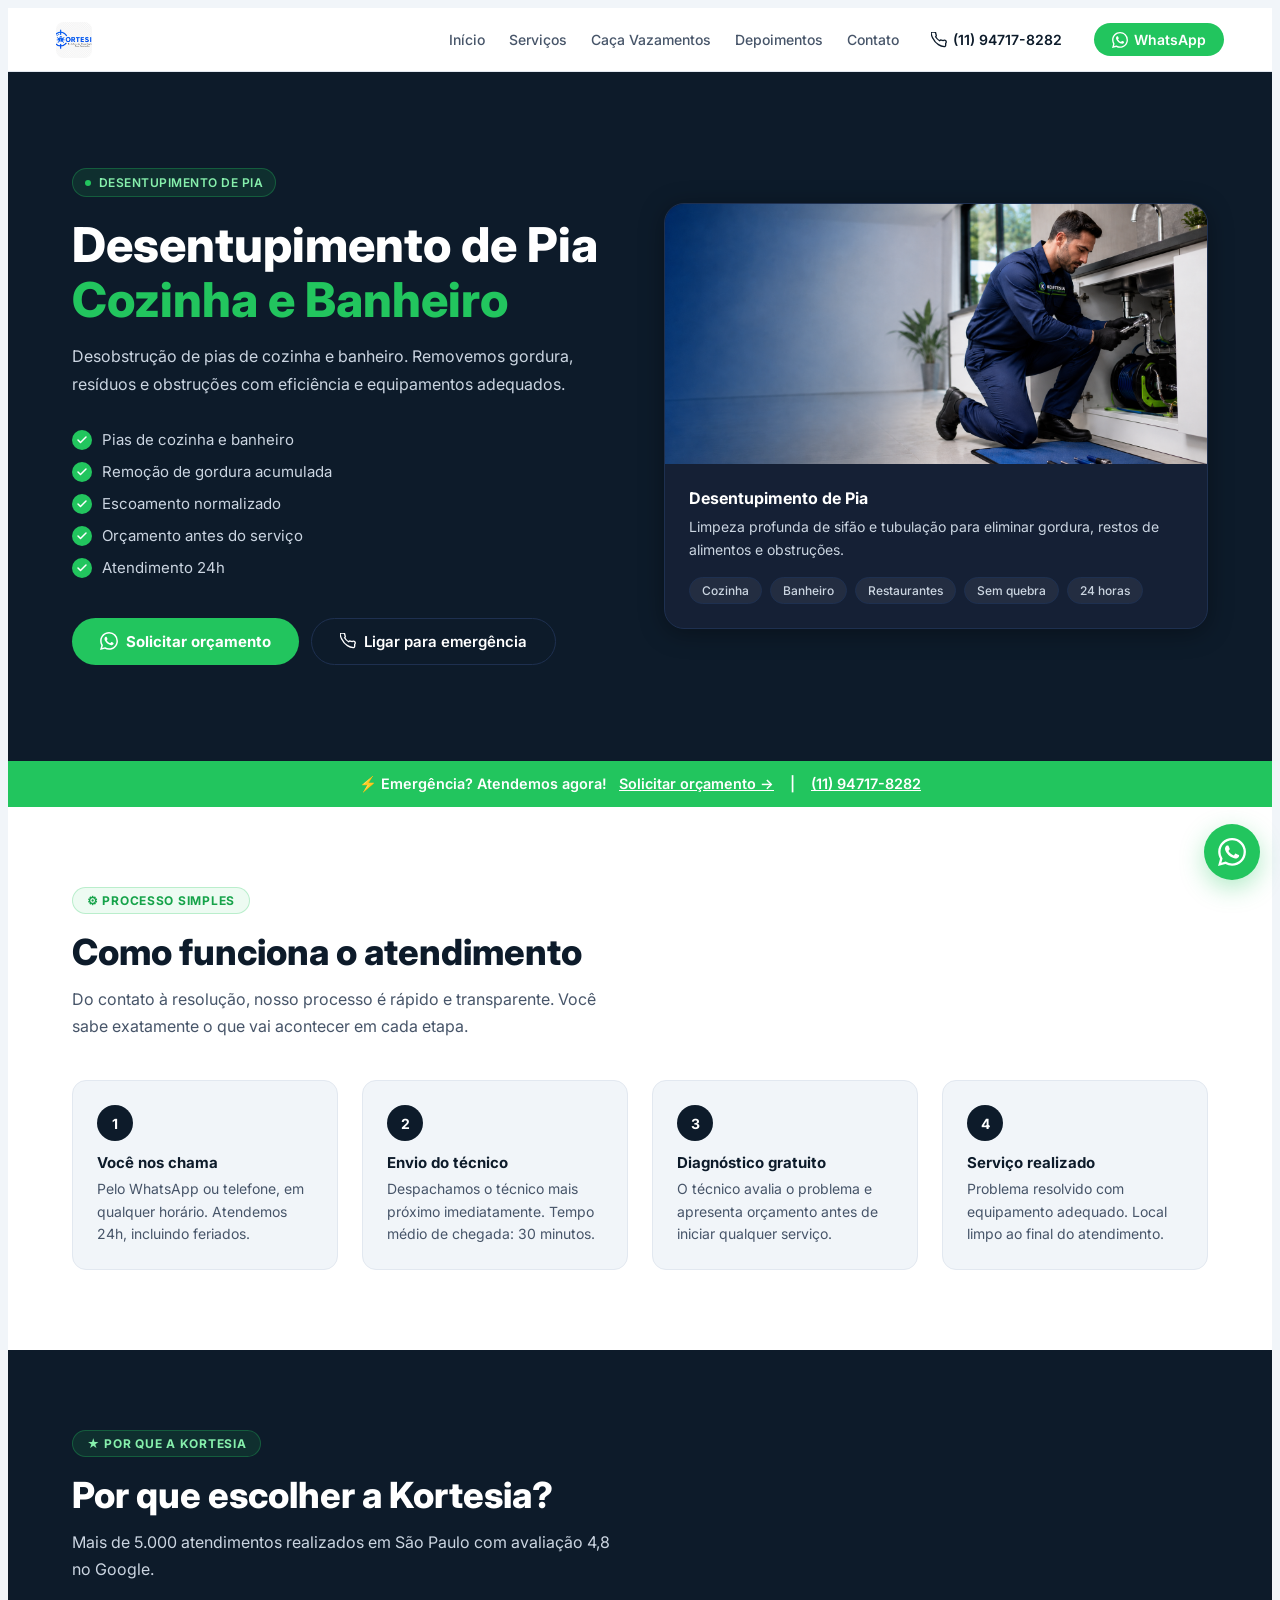
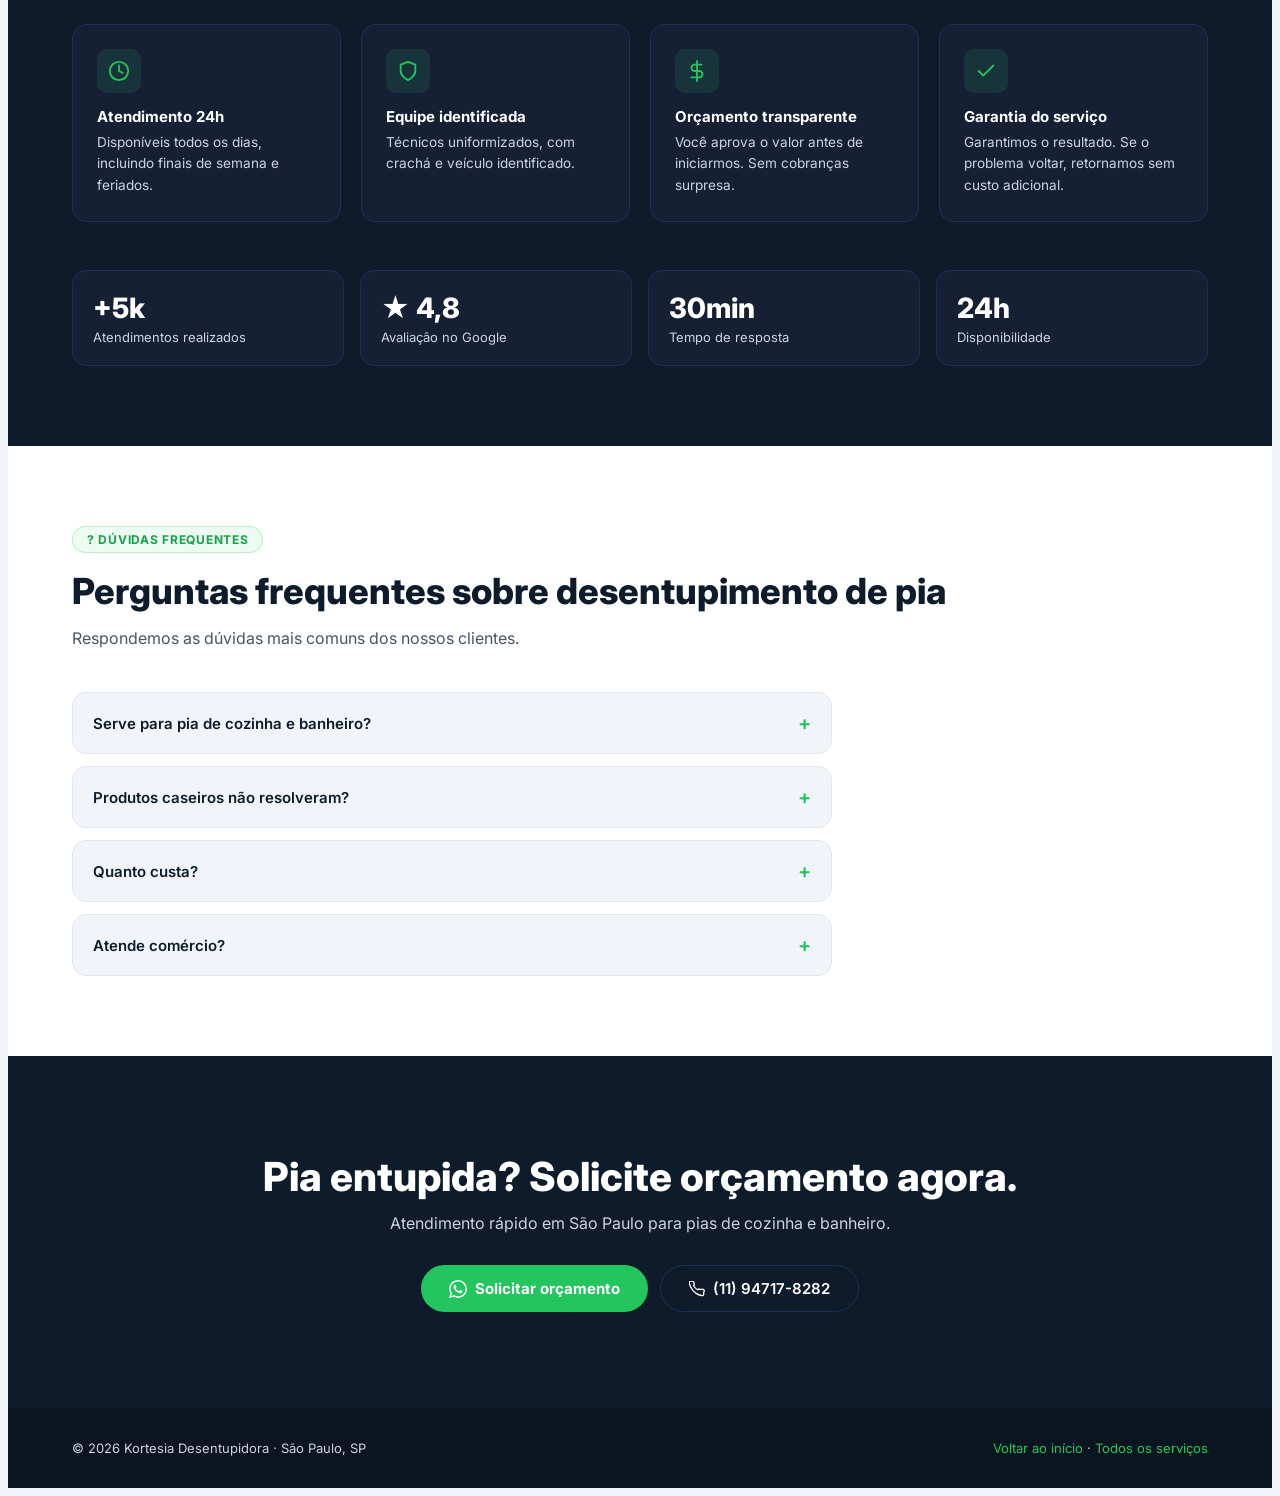
<file: pages/desentupimento-pia.html>
<!DOCTYPE html>
<html lang="pt-BR">
<head>
  <meta charset="UTF-8" />
  <meta name="viewport" content="width=device-width, initial-scale=1.0" />
  <title>Desentupimento de Pia | Kortesia Desentupidora</title>
  <meta name="description" content="Desobstru&ccedil;&atilde;o de pias de cozinha e banheiro. Removemos gordura, res&iacute;duos e obstru&ccedil;&otilde;es em S&atilde;o Paulo." />
  <meta name="robots" content="index, follow" />
  <meta name="theme-color" content="#0d1b2a" />
  <link rel="canonical" href="https://www.kortesiadesentupidora.com.br/pages/desentupimento-pia.html" />
  <link rel="preconnect" href="https://fonts.googleapis.com" />
  <link rel="preconnect" href="https://fonts.gstatic.com" crossorigin />
  <link href="https://fonts.googleapis.com/css2?family=Inter:wght@400;500;600;700;800&display=swap" rel="stylesheet" />
  <link rel="stylesheet" href="../src/css/service-page.css" />
</head>
<body class="service-page">

  <nav class="navbar">
    <a class="navbar-logo" href="../index.html" aria-label="Kortesia Desentupidora">
      <img src="../assets/img/logoKortesia.png" alt="Kortesia Desentupidora" width="36" height="36" />
    
    </a>
    <nav class="navbar-links" aria-label="Menu principal">
      <a href="../index.html">In&iacute;cio</a>
      <a href="./servicos.html">Servi&ccedil;os</a>
      <a href="./caca-vazamento.html">Ca&ccedil;a Vazamentos</a>
      <a href="../index.html#testimonials">Depoimentos</a>
      <a href="./contato.html">Contato</a>
    </nav>
    <a class="navbar-phone" href="#" data-phone-link>
      <svg width="16" height="16" viewBox="0 0 24 24" fill="none" stroke="currentColor" stroke-width="2"><path d="M22 16.92v3a2 2 0 01-2.18 2 19.79 19.79 0 01-8.63-3.07A19.5 19.5 0 013.07 9.81 19.79 19.79 0 01.1 1.18 2 2 0 012.08 0h3a2 2 0 012 1.72c.127.96.361 1.903.7 2.81a2 2 0 01-.45 2.11L6.91 7.09a16 16 0 006 6l.45-.45a2 2 0 012.11-.45 12.84 12.84 0 002.81.7A2 2 0 0122 16.92z"/></svg>
      <span data-phone-display></span>
    </a>
    <a href="#" class="btn-whatsapp-nav" data-whatsapp-message="Ol&aacute;! Preciso de um or&ccedil;amento." target="_blank" rel="noopener">
      <svg width="16" height="16" viewBox="0 0 24 24" fill="currentColor"><path d="M17.472 14.382c-.297-.149-1.758-.867-2.03-.967-.273-.099-.471-.148-.67.15-.197.297-.767.966-.94 1.164-.173.199-.347.223-.644.075-.297-.15-1.255-.463-2.39-1.475-.883-.788-1.48-1.761-1.653-2.059-.173-.297-.018-.458.13-.606.134-.133.298-.347.446-.52.149-.174.198-.298.298-.497.099-.198.05-.371-.025-.52-.075-.149-.669-1.612-.916-2.207-.242-.579-.487-.5-.669-.51-.173-.008-.371-.01-.57-.01-.198 0-.52.074-.792.372-.272.297-1.04 1.016-1.04 2.479 0 1.462 1.065 2.875 1.213 3.074.149.198 2.096 3.2 5.077 4.487.709.306 1.262.489 1.694.625.712.227 1.36.195 1.871.118.571-.085 1.758-.719 2.006-1.413.248-.694.248-1.289.173-1.413-.074-.124-.272-.198-.57-.347m-5.421 7.403h-.004a9.87 9.87 0 01-5.031-1.378l-.361-.214-3.741.982.998-3.648-.235-.374a9.86 9.86 0 01-1.51-5.26c.001-5.45 4.436-9.884 9.888-9.884 2.64 0 5.122 1.03 6.988 2.898a9.825 9.825 0 012.893 6.994c-.003 5.45-4.437 9.884-9.885 9.884m8.413-18.297A11.815 11.815 0 0012.05 0C5.495 0 .16 5.335.157 11.892c0 2.096.547 4.142 1.588 5.945L.057 24l6.305-1.654a11.882 11.882 0 005.683 1.448h.005c6.554 0 11.89-5.335 11.893-11.893a11.821 11.821 0 00-3.48-8.413Z"/></svg>
      WhatsApp
    </a>
  </nav>

  <section class="hero">
    <div>
      <span class="hero-badge">Desentupimento de Pia</span>
      <h1 class="hero-title">Desentupimento de Pia<br><span>Cozinha e Banheiro</span></h1>
      <p class="hero-desc">Desobstru&ccedil;&atilde;o de pias de cozinha e banheiro. Removemos gordura, res&iacute;duos e obstru&ccedil;&otilde;es com efici&ecirc;ncia e equipamentos adequados.</p>
      <ul class="hero-checklist"><li>Pias de cozinha e banheiro</li><li>Remo&ccedil;&atilde;o de gordura acumulada</li><li>Escoamento normalizado</li><li>Or&ccedil;amento antes do servi&ccedil;o</li><li>Atendimento 24h</li></ul>
      <div class="hero-actions">
        <a href="#" class="btn-primary" data-whatsapp-message="Ol&aacute;! Preciso de desentupimento de pia." target="_blank" rel="noopener">
          <svg width="18" height="18" viewBox="0 0 24 24" fill="currentColor"><path d="M17.472 14.382c-.297-.149-1.758-.867-2.03-.967-.273-.099-.471-.148-.67.15-.197.297-.767.966-.94 1.164-.173.199-.347.223-.644.075-.297-.15-1.255-.463-2.39-1.475-.883-.788-1.48-1.761-1.653-2.059-.173-.297-.018-.458.13-.606.134-.133.298-.347.446-.52.149-.174.198-.298.298-.497.099-.198.05-.371-.025-.52-.075-.149-.669-1.612-.916-2.207-.242-.579-.487-.5-.669-.51-.173-.008-.371-.01-.57-.01-.198 0-.52.074-.792.372-.272.297-1.04 1.016-1.04 2.479 0 1.462 1.065 2.875 1.213 3.074.149.198 2.096 3.2 5.077 4.487.709.306 1.262.489 1.694.625.712.227 1.36.195 1.871.118.571-.085 1.758-.719 2.006-1.413.248-.694.248-1.289.173-1.413-.074-.124-.272-.198-.57-.347m-5.421 7.403h-.004a9.87 9.87 0 01-5.031-1.378l-.361-.214-3.741.982.998-3.648-.235-.374a9.86 9.86 0 01-1.51-5.26c.001-5.45 4.436-9.884 9.888-9.884 2.64 0 5.122 1.03 6.988 2.898a9.825 9.825 0 012.893 6.994c-.003 5.45-4.437 9.884-9.885 9.884m8.413-18.297A11.815 11.815 0 0012.05 0C5.495 0 .16 5.335.157 11.892c0 2.096.547 4.142 1.588 5.945L.057 24l6.305-1.654a11.882 11.882 0 005.683 1.448h.005c6.554 0 11.89-5.335 11.893-11.893a11.821 11.821 0 00-3.48-8.413Z"/></svg>
          Solicitar or&ccedil;amento
        </a>
        <a href="#" class="btn-secondary" data-phone-link>
          <svg width="16" height="16" viewBox="0 0 24 24" fill="none" stroke="currentColor" stroke-width="2"><path d="M22 16.92v3a2 2 0 01-2.18 2 19.79 19.79 0 01-8.63-3.07A19.5 19.5 0 013.07 9.81 19.79 19.79 0 01.1 1.18 2 2 0 012.08 0h3a2 2 0 012 1.72c.127.96.361 1.903.7 2.81a2 2 0 01-.45 2.11L6.91 7.09a16 16 0 006 6l.45-.45a2 2 0 012.11-.45 12.84 12.84 0 002.81.7A2 2 0 0122 16.92z"/></svg>
          Ligar para emerg&ecirc;ncia
        </a>
      </div>
    </div>
    <div class="hero-card">
      <img class="hero-card-image" src="../assets/img/servicos/desentupimento-pia.png" alt="T&eacute;cnico desentupindo pia de cozinha" width="800" height="520" />
      <div class="hero-card-body">
        <p class="hero-card-title">Desentupimento de Pia</p>
        <p class="hero-card-desc">Limpeza profunda de sif&atilde;o e tubula&ccedil;&atilde;o para eliminar gordura, restos de alimentos e obstru&ccedil;&otilde;es.</p>
        <div class="hero-card-tags"><span class="tag">Cozinha</span><span class="tag">Banheiro</span><span class="tag">Restaurantes</span><span class="tag">Sem quebra</span><span class="tag">24 horas</span></div>
      </div>
    </div>
  </section>

  <div class="banner-emergencia">
    &#9889; Emerg&ecirc;ncia? Atendemos agora!
    <a href="#" data-whatsapp-message="Ol&aacute;! Preciso de desentupimento de pia." target="_blank" rel="noopener">Solicitar or&ccedil;amento &rarr;</a>
    &nbsp;|&nbsp;
    <a href="#" data-phone-link><span data-phone-display></span></a>
  </div>

  <section class="section">
    <span class="section-label">&#9881; PROCESSO SIMPLES</span>
    <h2 class="section-title">Como funciona o atendimento</h2>
    <p class="section-desc">Do contato &agrave; resolu&ccedil;&atilde;o, nosso processo &eacute; r&aacute;pido e transparente. Voc&ecirc; sabe exatamente o que vai acontecer em cada etapa.</p>
    <div class="steps">
      <div class="step-card"><div class="step-number">1</div><h3>Voc&ecirc; nos chama</h3><p>Pelo WhatsApp ou telefone, em qualquer hor&aacute;rio. Atendemos 24h, incluindo feriados.</p></div>
      <div class="step-card"><div class="step-number">2</div><h3>Envio do t&eacute;cnico</h3><p>Despachamos o t&eacute;cnico mais pr&oacute;ximo imediatamente. Tempo m&eacute;dio de chegada: 30 minutos.</p></div>
      <div class="step-card"><div class="step-number">3</div><h3>Diagn&oacute;stico gratuito</h3><p>O t&eacute;cnico avalia o problema e apresenta or&ccedil;amento antes de iniciar qualquer servi&ccedil;o.</p></div>
      <div class="step-card"><div class="step-number">4</div><h3>Servi&ccedil;o realizado</h3><p>Problema resolvido com equipamento adequado. Local limpo ao final do atendimento.</p></div>
    </div>
  </section>

  <section class="section-dark">
    <span class="section-label">&#9733; POR QUE A KORTESIA</span>
    <h2 class="section-title">Por que escolher a Kortesia?</h2>
    <p class="section-desc">Mais de 5.000 atendimentos realizados em S&atilde;o Paulo com avalia&ccedil;&atilde;o 4,8 no Google.</p>
    <div class="diferenciais">
      <div class="diferencial-card"><div class="diferencial-icon"><svg viewBox="0 0 24 24" fill="none" stroke-width="2" stroke-linecap="round" stroke-linejoin="round"><circle cx="12" cy="12" r="10"/><polyline points="12 6 12 12 16 14"/></svg></div><h3>Atendimento 24h</h3><p>Dispon&iacute;veis todos os dias, incluindo finais de semana e feriados.</p></div>
      <div class="diferencial-card"><div class="diferencial-icon"><svg viewBox="0 0 24 24" fill="none" stroke-width="2" stroke-linecap="round" stroke-linejoin="round"><path d="M12 22s8-4 8-10V5l-8-3-8 3v7c0 6 8 10 8 10z"/></svg></div><h3>Equipe identificada</h3><p>T&eacute;cnicos uniformizados, com crach&aacute; e ve&iacute;culo identificado.</p></div>
      <div class="diferencial-card"><div class="diferencial-icon"><svg viewBox="0 0 24 24" fill="none" stroke-width="2" stroke-linecap="round" stroke-linejoin="round"><line x1="12" y1="1" x2="12" y2="23"/><path d="M17 5H9.5a3.5 3.5 0 000 7h5a3.5 3.5 0 010 7H6"/></svg></div><h3>Or&ccedil;amento transparente</h3><p>Voc&ecirc; aprova o valor antes de iniciarmos. Sem cobran&ccedil;as surpresa.</p></div>
      <div class="diferencial-card"><div class="diferencial-icon"><svg viewBox="0 0 24 24" fill="none" stroke-width="2" stroke-linecap="round" stroke-linejoin="round"><polyline points="20 6 9 17 4 12"/></svg></div><h3>Garantia do servi&ccedil;o</h3><p>Garantimos o resultado. Se o problema voltar, retornamos sem custo adicional.</p></div>
    </div>
    <div class="stats">
      <div class="stat-box"><div class="val">+5k</div><div class="lbl">Atendimentos realizados</div></div>
      <div class="stat-box"><div class="val">&#9733; 4,8</div><div class="lbl">Avalia&ccedil;&atilde;o no Google</div></div>
      <div class="stat-box"><div class="val">30min</div><div class="lbl">Tempo de resposta</div></div>
      <div class="stat-box"><div class="val">24h</div><div class="lbl">Disponibilidade</div></div>
    </div>
  </section>

  <section class="section">
    <span class="section-label">? D&Uacute;VIDAS FREQUENTES</span>
    <h2 class="section-title">Perguntas frequentes sobre desentupimento de pia</h2>
    <p class="section-desc">Respondemos as d&uacute;vidas mais comuns dos nossos clientes.</p>
    <div class="faq-list"><details class="faq-item"><summary>Serve para pia de cozinha e banheiro?</summary><div class="faq-answer">Sim. Atendemos ambos com equipamentos adequados para cada situa&ccedil;&atilde;o.</div></details><details class="faq-item"><summary>Produtos caseiros n&atilde;o resolveram?</summary><div class="faq-answer">Se a pia continua lenta, chame um t&eacute;cnico para evitar piora na tubula&ccedil;&atilde;o.</div></details><details class="faq-item"><summary>Quanto custa?</summary><div class="faq-answer">O valor depende do tipo de obstru&ccedil;&atilde;o. Solicite um or&ccedil;amento sem compromisso.</div></details><details class="faq-item"><summary>Atende com&eacute;rcio?</summary><div class="faq-answer">Sim. Cozinhas comerciais e restaurantes s&atilde;o atendidos com equipamento refor&ccedil;ado.</div></details></div>
  </section>

  <section class="cta-section">
    <h2>Pia entupida? Solicite or&ccedil;amento agora.</h2>
    <p>Atendimento r&aacute;pido em S&atilde;o Paulo para pias de cozinha e banheiro.</p>
    <div class="cta-buttons">
      <a href="#" class="btn-primary" data-whatsapp-message="Ol&aacute;! Preciso de desentupimento de pia agora!" target="_blank" rel="noopener">
        <svg width="18" height="18" viewBox="0 0 24 24" fill="currentColor"><path d="M17.472 14.382c-.297-.149-1.758-.867-2.03-.967-.273-.099-.471-.148-.67.15-.197.297-.767.966-.94 1.164-.173.199-.347.223-.644.075-.297-.15-1.255-.463-2.39-1.475-.883-.788-1.48-1.761-1.653-2.059-.173-.297-.018-.458.13-.606.134-.133.298-.347.446-.52.149-.174.198-.298.298-.497.099-.198.05-.371-.025-.52-.075-.149-.669-1.612-.916-2.207-.242-.579-.487-.5-.669-.51-.173-.008-.371-.01-.57-.01-.198 0-.52.074-.792.372-.272.297-1.04 1.016-1.04 2.479 0 1.462 1.065 2.875 1.213 3.074.149.198 2.096 3.2 5.077 4.487.709.306 1.262.489 1.694.625.712.227 1.36.195 1.871.118.571-.085 1.758-.719 2.006-1.413.248-.694.248-1.289.173-1.413-.074-.124-.272-.198-.57-.347m-5.421 7.403h-.004a9.87 9.87 0 01-5.031-1.378l-.361-.214-3.741.982.998-3.648-.235-.374a9.86 9.86 0 01-1.51-5.26c.001-5.45 4.436-9.884 9.888-9.884 2.64 0 5.122 1.03 6.988 2.898a9.825 9.825 0 012.893 6.994c-.003 5.45-4.437 9.884-9.885 9.884m8.413-18.297A11.815 11.815 0 0012.05 0C5.495 0 .16 5.335.157 11.892c0 2.096.547 4.142 1.588 5.945L.057 24l6.305-1.654a11.882 11.882 0 005.683 1.448h.005c6.554 0 11.89-5.335 11.893-11.893a11.821 11.821 0 00-3.48-8.413Z"/></svg>
        Solicitar or&ccedil;amento
      </a>
      <a href="#" class="btn-secondary" data-phone-link>
        <svg width="16" height="16" viewBox="0 0 24 24" fill="none" stroke="currentColor" stroke-width="2"><path d="M22 16.92v3a2 2 0 01-2.18 2 19.79 19.79 0 01-8.63-3.07A19.5 19.5 0 013.07 9.81 19.79 19.79 0 01.1 1.18 2 2 0 012.08 0h3a2 2 0 012 1.72c.127.96.361 1.903.7 2.81a2 2 0 01-.45 2.11L6.91 7.09a16 16 0 006 6l.45-.45a2 2 0 012.11-.45 12.84 12.84 0 002.81.7A2 2 0 0122 16.92z"/></svg>
        <span data-phone-display></span>
      </a>
    </div>
  </section>

  <footer class="service-footer">
    <span>&copy; 2026 Kortesia Desentupidora &middot; S&atilde;o Paulo, SP</span>
    <span><a href="../index.html">Voltar ao in&iacute;cio</a> &middot; <a href="./servicos.html">Todos os servi&ccedil;os</a></span>
  </footer>

  <a href="#" class="fab-whatsapp" data-whatsapp-message="Ol&aacute;! Preciso de desentupimento de pia." target="_blank" rel="noopener" aria-label="Solicitar or&ccedil;amento no WhatsApp">
    <svg width="28" height="28" viewBox="0 0 24 24" fill="currentColor"><path d="M17.472 14.382c-.297-.149-1.758-.867-2.03-.967-.273-.099-.471-.148-.67.15-.197.297-.767.966-.94 1.164-.173.199-.347.223-.644.075-.297-.15-1.255-.463-2.39-1.475-.883-.788-1.48-1.761-1.653-2.059-.173-.297-.018-.458.13-.606.134-.133.298-.347.446-.52.149-.174.198-.298.298-.497.099-.198.05-.371-.025-.52-.075-.149-.669-1.612-.916-2.207-.242-.579-.487-.5-.669-.51-.173-.008-.371-.01-.57-.01-.198 0-.52.074-.792.372-.272.297-1.04 1.016-1.04 2.479 0 1.462 1.065 2.875 1.213 3.074.149.198 2.096 3.2 5.077 4.487.709.306 1.262.489 1.694.625.712.227 1.36.195 1.871.118.571-.085 1.758-.719 2.006-1.413.248-.694.248-1.289.173-1.413-.074-.124-.272-.198-.57-.347m-5.421 7.403h-.004a9.87 9.87 0 01-5.031-1.378l-.361-.214-3.741.982.998-3.648-.235-.374a9.86 9.86 0 01-1.51-5.26c.001-5.45 4.436-9.884 9.888-9.884 2.64 0 5.122 1.03 6.988 2.898a9.825 9.825 0 012.893 6.994c-.003 5.45-4.437 9.884-9.885 9.884m8.413-18.297A11.815 11.815 0 0012.05 0C5.495 0 .16 5.335.157 11.892c0 2.096.547 4.142 1.588 5.945L.057 24l6.305-1.654a11.882 11.882 0 005.683 1.448h.005c6.554 0 11.89-5.335 11.893-11.893a11.821 11.821 0 00-3.48-8.413Z"/></svg>
  </a>

  <script defer src="../src/js/config.js"></script>
  <script defer src="../src/js/whatsapp.js"></script>
  <script>
    document.addEventListener('DOMContentLoaded', function () {
      if (window.KortesiaWhatsApp) window.KortesiaWhatsApp.applyContactLinks();
    });
  </script>
</body>
</html>
</file>
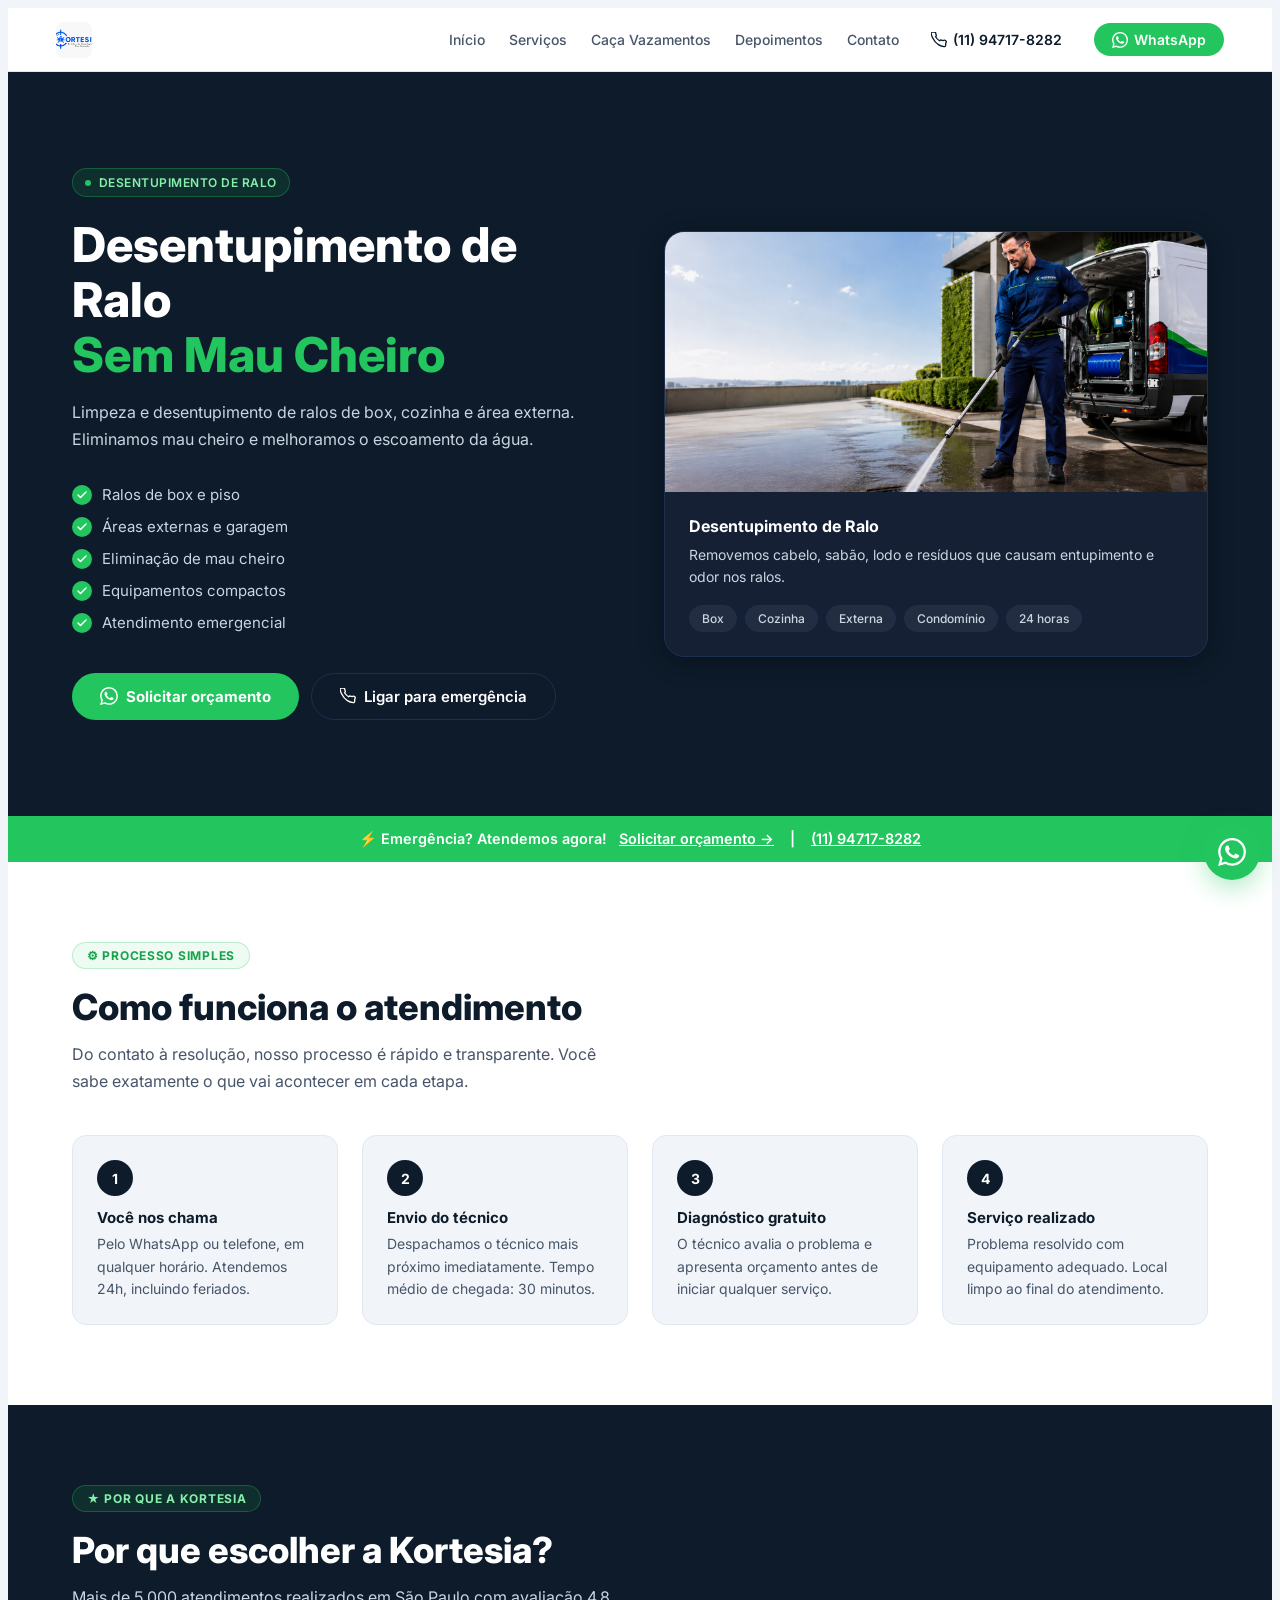
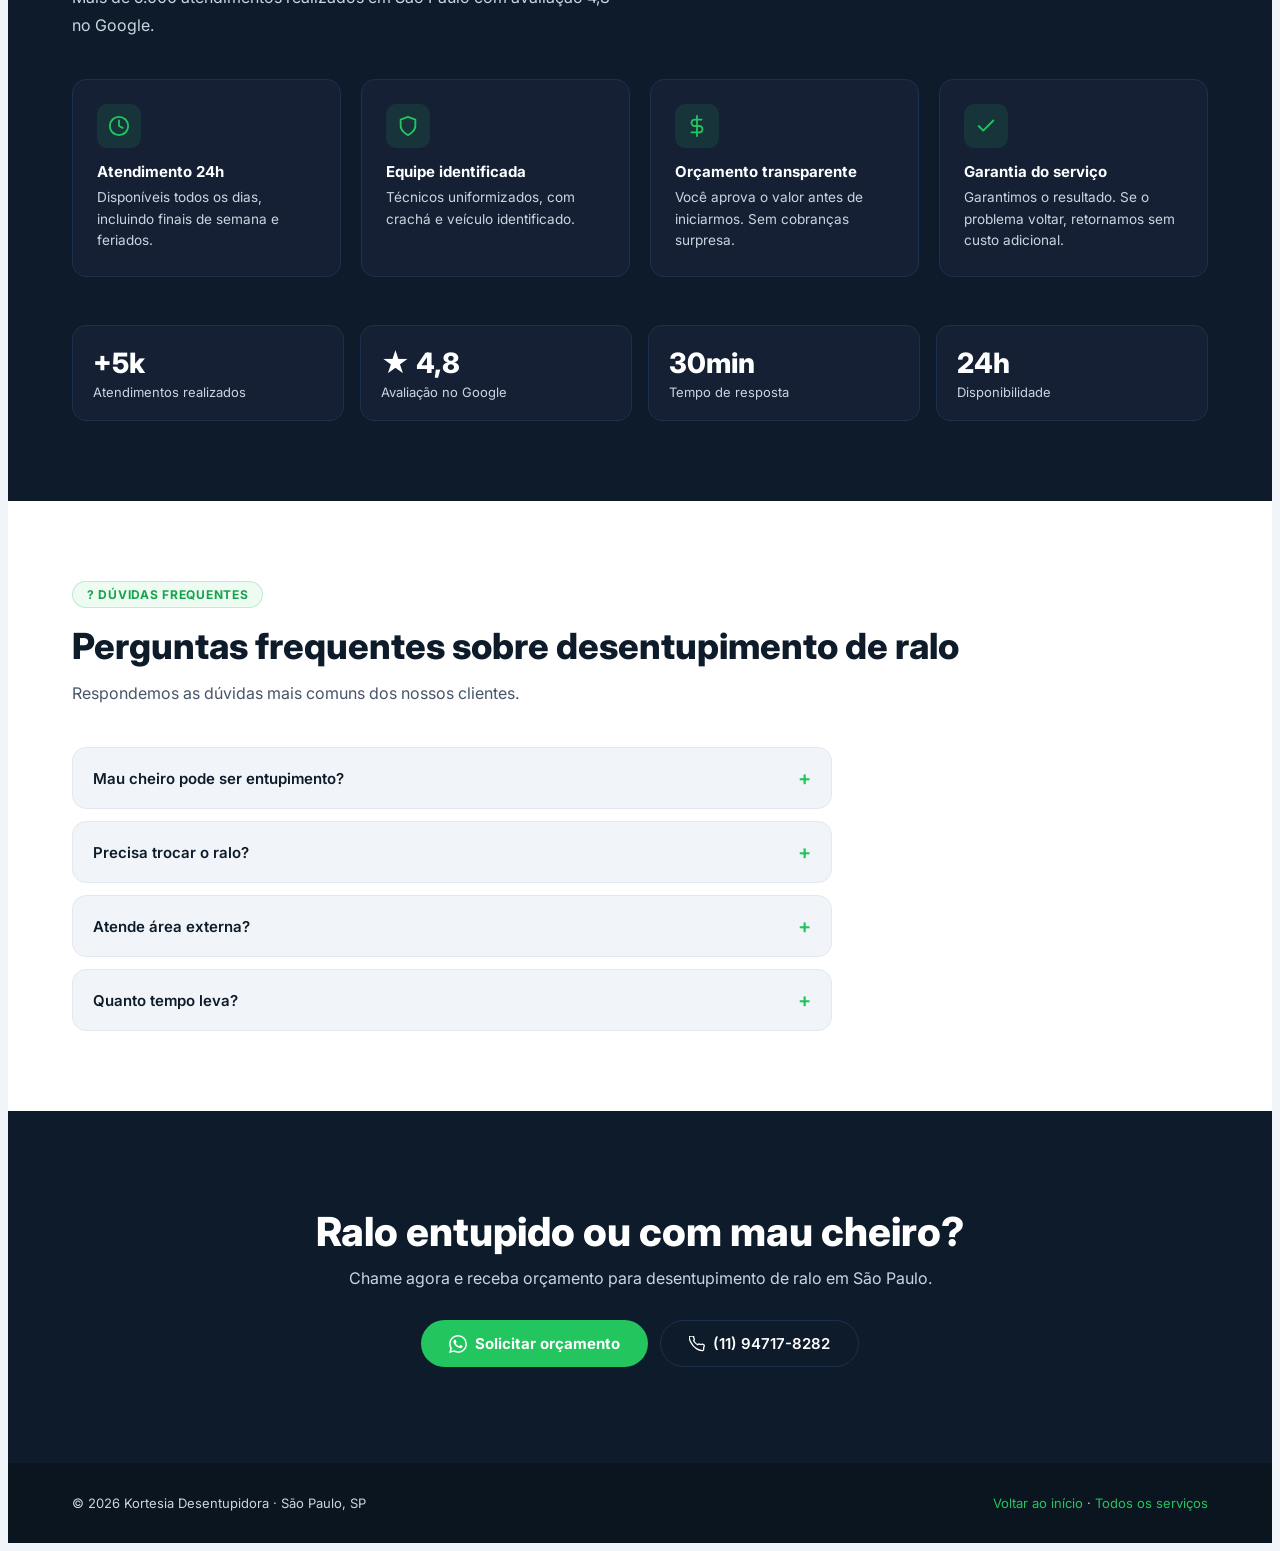
<file: pages/desentupimento-ralo.html>
<!DOCTYPE html>
<html lang="pt-BR">
<head>
  <meta charset="UTF-8" />
  <meta name="viewport" content="width=device-width, initial-scale=1.0" />
  <title>Desentupimento de Ralo | Kortesia Desentupidora</title>
  <meta name="description" content="Limpeza e desentupimento de ralos com elimina&ccedil;&atilde;o de mau cheiro e melhora no escoamento em S&atilde;o Paulo." />
  <meta name="robots" content="index, follow" />
  <meta name="theme-color" content="#0d1b2a" />
  <link rel="canonical" href="https://www.kortesiadesentupidora.com.br/pages/desentupimento-ralo.html" />
  <link rel="preconnect" href="https://fonts.googleapis.com" />
  <link rel="preconnect" href="https://fonts.gstatic.com" crossorigin />
  <link href="https://fonts.googleapis.com/css2?family=Inter:wght@400;500;600;700;800&display=swap" rel="stylesheet" />
  <link rel="stylesheet" href="../src/css/service-page.css" />
</head>
<body class="service-page">

  <nav class="navbar">
    <a class="navbar-logo" href="../index.html" aria-label="Kortesia Desentupidora">
      <img src="../assets/img/logoKortesia.png" alt="Kortesia Desentupidora" width="36" height="36" />
      
    </a>
    <nav class="navbar-links" aria-label="Menu principal">
      <a href="../index.html">In&iacute;cio</a>
      <a href="./servicos.html">Servi&ccedil;os</a>
      <a href="./caca-vazamento.html">Ca&ccedil;a Vazamentos</a>
      <a href="../index.html#testimonials">Depoimentos</a>
      <a href="./contato.html">Contato</a>
    </nav>
    <a class="navbar-phone" href="#" data-phone-link>
      <svg width="16" height="16" viewBox="0 0 24 24" fill="none" stroke="currentColor" stroke-width="2"><path d="M22 16.92v3a2 2 0 01-2.18 2 19.79 19.79 0 01-8.63-3.07A19.5 19.5 0 013.07 9.81 19.79 19.79 0 01.1 1.18 2 2 0 012.08 0h3a2 2 0 012 1.72c.127.96.361 1.903.7 2.81a2 2 0 01-.45 2.11L6.91 7.09a16 16 0 006 6l.45-.45a2 2 0 012.11-.45 12.84 12.84 0 002.81.7A2 2 0 0122 16.92z"/></svg>
      <span data-phone-display></span>
    </a>
    <a href="#" class="btn-whatsapp-nav" data-whatsapp-message="Ol&aacute;! Preciso de um or&ccedil;amento." target="_blank" rel="noopener">
      <svg width="16" height="16" viewBox="0 0 24 24" fill="currentColor"><path d="M17.472 14.382c-.297-.149-1.758-.867-2.03-.967-.273-.099-.471-.148-.67.15-.197.297-.767.966-.94 1.164-.173.199-.347.223-.644.075-.297-.15-1.255-.463-2.39-1.475-.883-.788-1.48-1.761-1.653-2.059-.173-.297-.018-.458.13-.606.134-.133.298-.347.446-.52.149-.174.198-.298.298-.497.099-.198.05-.371-.025-.52-.075-.149-.669-1.612-.916-2.207-.242-.579-.487-.5-.669-.51-.173-.008-.371-.01-.57-.01-.198 0-.52.074-.792.372-.272.297-1.04 1.016-1.04 2.479 0 1.462 1.065 2.875 1.213 3.074.149.198 2.096 3.2 5.077 4.487.709.306 1.262.489 1.694.625.712.227 1.36.195 1.871.118.571-.085 1.758-.719 2.006-1.413.248-.694.248-1.289.173-1.413-.074-.124-.272-.198-.57-.347m-5.421 7.403h-.004a9.87 9.87 0 01-5.031-1.378l-.361-.214-3.741.982.998-3.648-.235-.374a9.86 9.86 0 01-1.51-5.26c.001-5.45 4.436-9.884 9.888-9.884 2.64 0 5.122 1.03 6.988 2.898a9.825 9.825 0 012.893 6.994c-.003 5.45-4.437 9.884-9.885 9.884m8.413-18.297A11.815 11.815 0 0012.05 0C5.495 0 .16 5.335.157 11.892c0 2.096.547 4.142 1.588 5.945L.057 24l6.305-1.654a11.882 11.882 0 005.683 1.448h.005c6.554 0 11.89-5.335 11.893-11.893a11.821 11.821 0 00-3.48-8.413Z"/></svg>
      WhatsApp
    </a>
  </nav>

  <section class="hero">
    <div>
      <span class="hero-badge">Desentupimento de Ralo</span>
      <h1 class="hero-title">Desentupimento de Ralo<br><span>Sem Mau Cheiro</span></h1>
      <p class="hero-desc">Limpeza e desentupimento de ralos de box, cozinha e &aacute;rea externa. Eliminamos mau cheiro e melhoramos o escoamento da &aacute;gua.</p>
      <ul class="hero-checklist"><li>Ralos de box e piso</li><li>&Aacute;reas externas e garagem</li><li>Elimina&ccedil;&atilde;o de mau cheiro</li><li>Equipamentos compactos</li><li>Atendimento emergencial</li></ul>
      <div class="hero-actions">
        <a href="#" class="btn-primary" data-whatsapp-message="Ol&aacute;! Preciso de desentupimento de ralo." target="_blank" rel="noopener">
          <svg width="18" height="18" viewBox="0 0 24 24" fill="currentColor"><path d="M17.472 14.382c-.297-.149-1.758-.867-2.03-.967-.273-.099-.471-.148-.67.15-.197.297-.767.966-.94 1.164-.173.199-.347.223-.644.075-.297-.15-1.255-.463-2.39-1.475-.883-.788-1.48-1.761-1.653-2.059-.173-.297-.018-.458.13-.606.134-.133.298-.347.446-.52.149-.174.198-.298.298-.497.099-.198.05-.371-.025-.52-.075-.149-.669-1.612-.916-2.207-.242-.579-.487-.5-.669-.51-.173-.008-.371-.01-.57-.01-.198 0-.52.074-.792.372-.272.297-1.04 1.016-1.04 2.479 0 1.462 1.065 2.875 1.213 3.074.149.198 2.096 3.2 5.077 4.487.709.306 1.262.489 1.694.625.712.227 1.36.195 1.871.118.571-.085 1.758-.719 2.006-1.413.248-.694.248-1.289.173-1.413-.074-.124-.272-.198-.57-.347m-5.421 7.403h-.004a9.87 9.87 0 01-5.031-1.378l-.361-.214-3.741.982.998-3.648-.235-.374a9.86 9.86 0 01-1.51-5.26c.001-5.45 4.436-9.884 9.888-9.884 2.64 0 5.122 1.03 6.988 2.898a9.825 9.825 0 012.893 6.994c-.003 5.45-4.437 9.884-9.885 9.884m8.413-18.297A11.815 11.815 0 0012.05 0C5.495 0 .16 5.335.157 11.892c0 2.096.547 4.142 1.588 5.945L.057 24l6.305-1.654a11.882 11.882 0 005.683 1.448h.005c6.554 0 11.89-5.335 11.893-11.893a11.821 11.821 0 00-3.48-8.413Z"/></svg>
          Solicitar or&ccedil;amento
        </a>
        <a href="#" class="btn-secondary" data-phone-link>
          <svg width="16" height="16" viewBox="0 0 24 24" fill="none" stroke="currentColor" stroke-width="2"><path d="M22 16.92v3a2 2 0 01-2.18 2 19.79 19.79 0 01-8.63-3.07A19.5 19.5 0 013.07 9.81 19.79 19.79 0 01.1 1.18 2 2 0 012.08 0h3a2 2 0 012 1.72c.127.96.361 1.903.7 2.81a2 2 0 01-.45 2.11L6.91 7.09a16 16 0 006 6l.45-.45a2 2 0 012.11-.45 12.84 12.84 0 002.81.7A2 2 0 0122 16.92z"/></svg>
          Ligar para emerg&ecirc;ncia
        </a>
      </div>
    </div>
    <div class="hero-card">
      <img class="hero-card-image" src="../assets/img/servicos/desentupimento-ralo.png" alt="Desentupimento de ralo com equipamento profissional" width="800" height="520" />
      <div class="hero-card-body">
        <p class="hero-card-title">Desentupimento de Ralo</p>
        <p class="hero-card-desc">Removemos cabelo, sab&atilde;o, lodo e res&iacute;duos que causam entupimento e odor nos ralos.</p>
        <div class="hero-card-tags"><span class="tag">Box</span><span class="tag">Cozinha</span><span class="tag">Externa</span><span class="tag">Condom&iacute;nio</span><span class="tag">24 horas</span></div>
      </div>
    </div>
  </section>

  <div class="banner-emergencia">
    &#9889; Emerg&ecirc;ncia? Atendemos agora!
    <a href="#" data-whatsapp-message="Ol&aacute;! Preciso de desentupimento de ralo." target="_blank" rel="noopener">Solicitar or&ccedil;amento &rarr;</a>
    &nbsp;|&nbsp;
    <a href="#" data-phone-link><span data-phone-display></span></a>
  </div>

  <section class="section">
    <span class="section-label">&#9881; PROCESSO SIMPLES</span>
    <h2 class="section-title">Como funciona o atendimento</h2>
    <p class="section-desc">Do contato &agrave; resolu&ccedil;&atilde;o, nosso processo &eacute; r&aacute;pido e transparente. Voc&ecirc; sabe exatamente o que vai acontecer em cada etapa.</p>
    <div class="steps">
      <div class="step-card"><div class="step-number">1</div><h3>Voc&ecirc; nos chama</h3><p>Pelo WhatsApp ou telefone, em qualquer hor&aacute;rio. Atendemos 24h, incluindo feriados.</p></div>
      <div class="step-card"><div class="step-number">2</div><h3>Envio do t&eacute;cnico</h3><p>Despachamos o t&eacute;cnico mais pr&oacute;ximo imediatamente. Tempo m&eacute;dio de chegada: 30 minutos.</p></div>
      <div class="step-card"><div class="step-number">3</div><h3>Diagn&oacute;stico gratuito</h3><p>O t&eacute;cnico avalia o problema e apresenta or&ccedil;amento antes de iniciar qualquer servi&ccedil;o.</p></div>
      <div class="step-card"><div class="step-number">4</div><h3>Servi&ccedil;o realizado</h3><p>Problema resolvido com equipamento adequado. Local limpo ao final do atendimento.</p></div>
    </div>
  </section>

  <section class="section-dark">
    <span class="section-label">&#9733; POR QUE A KORTESIA</span>
    <h2 class="section-title">Por que escolher a Kortesia?</h2>
    <p class="section-desc">Mais de 5.000 atendimentos realizados em S&atilde;o Paulo com avalia&ccedil;&atilde;o 4,8 no Google.</p>
    <div class="diferenciais">
      <div class="diferencial-card"><div class="diferencial-icon"><svg viewBox="0 0 24 24" fill="none" stroke-width="2" stroke-linecap="round" stroke-linejoin="round"><circle cx="12" cy="12" r="10"/><polyline points="12 6 12 12 16 14"/></svg></div><h3>Atendimento 24h</h3><p>Dispon&iacute;veis todos os dias, incluindo finais de semana e feriados.</p></div>
      <div class="diferencial-card"><div class="diferencial-icon"><svg viewBox="0 0 24 24" fill="none" stroke-width="2" stroke-linecap="round" stroke-linejoin="round"><path d="M12 22s8-4 8-10V5l-8-3-8 3v7c0 6 8 10 8 10z"/></svg></div><h3>Equipe identificada</h3><p>T&eacute;cnicos uniformizados, com crach&aacute; e ve&iacute;culo identificado.</p></div>
      <div class="diferencial-card"><div class="diferencial-icon"><svg viewBox="0 0 24 24" fill="none" stroke-width="2" stroke-linecap="round" stroke-linejoin="round"><line x1="12" y1="1" x2="12" y2="23"/><path d="M17 5H9.5a3.5 3.5 0 000 7h5a3.5 3.5 0 010 7H6"/></svg></div><h3>Or&ccedil;amento transparente</h3><p>Voc&ecirc; aprova o valor antes de iniciarmos. Sem cobran&ccedil;as surpresa.</p></div>
      <div class="diferencial-card"><div class="diferencial-icon"><svg viewBox="0 0 24 24" fill="none" stroke-width="2" stroke-linecap="round" stroke-linejoin="round"><polyline points="20 6 9 17 4 12"/></svg></div><h3>Garantia do servi&ccedil;o</h3><p>Garantimos o resultado. Se o problema voltar, retornamos sem custo adicional.</p></div>
    </div>
    <div class="stats">
      <div class="stat-box"><div class="val">+5k</div><div class="lbl">Atendimentos realizados</div></div>
      <div class="stat-box"><div class="val">&#9733; 4,8</div><div class="lbl">Avalia&ccedil;&atilde;o no Google</div></div>
      <div class="stat-box"><div class="val">30min</div><div class="lbl">Tempo de resposta</div></div>
      <div class="stat-box"><div class="val">24h</div><div class="lbl">Disponibilidade</div></div>
    </div>
  </section>

  <section class="section">
    <span class="section-label">? D&Uacute;VIDAS FREQUENTES</span>
    <h2 class="section-title">Perguntas frequentes sobre desentupimento de ralo</h2>
    <p class="section-desc">Respondemos as d&uacute;vidas mais comuns dos nossos clientes.</p>
    <div class="faq-list"><details class="faq-item"><summary>Mau cheiro pode ser entupimento?</summary><div class="faq-answer">Sim. Ac&uacute;mulo de res&iacute;duos no ralo e sif&atilde;o &eacute; causa comum de odor.</div></details><details class="faq-item"><summary>Precisa trocar o ralo?</summary><div class="faq-answer">Na maioria dos casos a limpeza resolve. Troca s&oacute; se houver dano.</div></details><details class="faq-item"><summary>Atende &aacute;rea externa?</summary><div class="faq-answer">Sim. Ralos de quintal, garagem e varanda tamb&eacute;m s&atilde;o atendidos.</div></details><details class="faq-item"><summary>Quanto tempo leva?</summary><div class="faq-answer">A maioria dos casos &eacute; resolvida em uma &uacute;nica visita.</div></details></div>
  </section>

  <section class="cta-section">
    <h2>Ralo entupido ou com mau cheiro?</h2>
    <p>Chame agora e receba or&ccedil;amento para desentupimento de ralo em S&atilde;o Paulo.</p>
    <div class="cta-buttons">
      <a href="#" class="btn-primary" data-whatsapp-message="Ol&aacute;! Preciso de desentupimento de ralo agora!" target="_blank" rel="noopener">
        <svg width="18" height="18" viewBox="0 0 24 24" fill="currentColor"><path d="M17.472 14.382c-.297-.149-1.758-.867-2.03-.967-.273-.099-.471-.148-.67.15-.197.297-.767.966-.94 1.164-.173.199-.347.223-.644.075-.297-.15-1.255-.463-2.39-1.475-.883-.788-1.48-1.761-1.653-2.059-.173-.297-.018-.458.13-.606.134-.133.298-.347.446-.52.149-.174.198-.298.298-.497.099-.198.05-.371-.025-.52-.075-.149-.669-1.612-.916-2.207-.242-.579-.487-.5-.669-.51-.173-.008-.371-.01-.57-.01-.198 0-.52.074-.792.372-.272.297-1.04 1.016-1.04 2.479 0 1.462 1.065 2.875 1.213 3.074.149.198 2.096 3.2 5.077 4.487.709.306 1.262.489 1.694.625.712.227 1.36.195 1.871.118.571-.085 1.758-.719 2.006-1.413.248-.694.248-1.289.173-1.413-.074-.124-.272-.198-.57-.347m-5.421 7.403h-.004a9.87 9.87 0 01-5.031-1.378l-.361-.214-3.741.982.998-3.648-.235-.374a9.86 9.86 0 01-1.51-5.26c.001-5.45 4.436-9.884 9.888-9.884 2.64 0 5.122 1.03 6.988 2.898a9.825 9.825 0 012.893 6.994c-.003 5.45-4.437 9.884-9.885 9.884m8.413-18.297A11.815 11.815 0 0012.05 0C5.495 0 .16 5.335.157 11.892c0 2.096.547 4.142 1.588 5.945L.057 24l6.305-1.654a11.882 11.882 0 005.683 1.448h.005c6.554 0 11.89-5.335 11.893-11.893a11.821 11.821 0 00-3.48-8.413Z"/></svg>
        Solicitar or&ccedil;amento
      </a>
      <a href="#" class="btn-secondary" data-phone-link>
        <svg width="16" height="16" viewBox="0 0 24 24" fill="none" stroke="currentColor" stroke-width="2"><path d="M22 16.92v3a2 2 0 01-2.18 2 19.79 19.79 0 01-8.63-3.07A19.5 19.5 0 013.07 9.81 19.79 19.79 0 01.1 1.18 2 2 0 012.08 0h3a2 2 0 012 1.72c.127.96.361 1.903.7 2.81a2 2 0 01-.45 2.11L6.91 7.09a16 16 0 006 6l.45-.45a2 2 0 012.11-.45 12.84 12.84 0 002.81.7A2 2 0 0122 16.92z"/></svg>
        <span data-phone-display></span>
      </a>
    </div>
  </section>

  <footer class="service-footer">
    <span>&copy; 2026 Kortesia Desentupidora &middot; S&atilde;o Paulo, SP</span>
    <span><a href="../index.html">Voltar ao in&iacute;cio</a> &middot; <a href="./servicos.html">Todos os servi&ccedil;os</a></span>
  </footer>

  <a href="#" class="fab-whatsapp" data-whatsapp-message="Ol&aacute;! Preciso de desentupimento de ralo." target="_blank" rel="noopener" aria-label="Solicitar or&ccedil;amento no WhatsApp">
    <svg width="28" height="28" viewBox="0 0 24 24" fill="currentColor"><path d="M17.472 14.382c-.297-.149-1.758-.867-2.03-.967-.273-.099-.471-.148-.67.15-.197.297-.767.966-.94 1.164-.173.199-.347.223-.644.075-.297-.15-1.255-.463-2.39-1.475-.883-.788-1.48-1.761-1.653-2.059-.173-.297-.018-.458.13-.606.134-.133.298-.347.446-.52.149-.174.198-.298.298-.497.099-.198.05-.371-.025-.52-.075-.149-.669-1.612-.916-2.207-.242-.579-.487-.5-.669-.51-.173-.008-.371-.01-.57-.01-.198 0-.52.074-.792.372-.272.297-1.04 1.016-1.04 2.479 0 1.462 1.065 2.875 1.213 3.074.149.198 2.096 3.2 5.077 4.487.709.306 1.262.489 1.694.625.712.227 1.36.195 1.871.118.571-.085 1.758-.719 2.006-1.413.248-.694.248-1.289.173-1.413-.074-.124-.272-.198-.57-.347m-5.421 7.403h-.004a9.87 9.87 0 01-5.031-1.378l-.361-.214-3.741.982.998-3.648-.235-.374a9.86 9.86 0 01-1.51-5.26c.001-5.45 4.436-9.884 9.888-9.884 2.64 0 5.122 1.03 6.988 2.898a9.825 9.825 0 012.893 6.994c-.003 5.45-4.437 9.884-9.885 9.884m8.413-18.297A11.815 11.815 0 0012.05 0C5.495 0 .16 5.335.157 11.892c0 2.096.547 4.142 1.588 5.945L.057 24l6.305-1.654a11.882 11.882 0 005.683 1.448h.005c6.554 0 11.89-5.335 11.893-11.893a11.821 11.821 0 00-3.48-8.413Z"/></svg>
  </a>

  <script defer src="../src/js/config.js"></script>
  <script defer src="../src/js/whatsapp.js"></script>
  <script>
    document.addEventListener('DOMContentLoaded', function () {
      if (window.KortesiaWhatsApp) window.KortesiaWhatsApp.applyContactLinks();
    });
  </script>
</body>
</html>
</file>
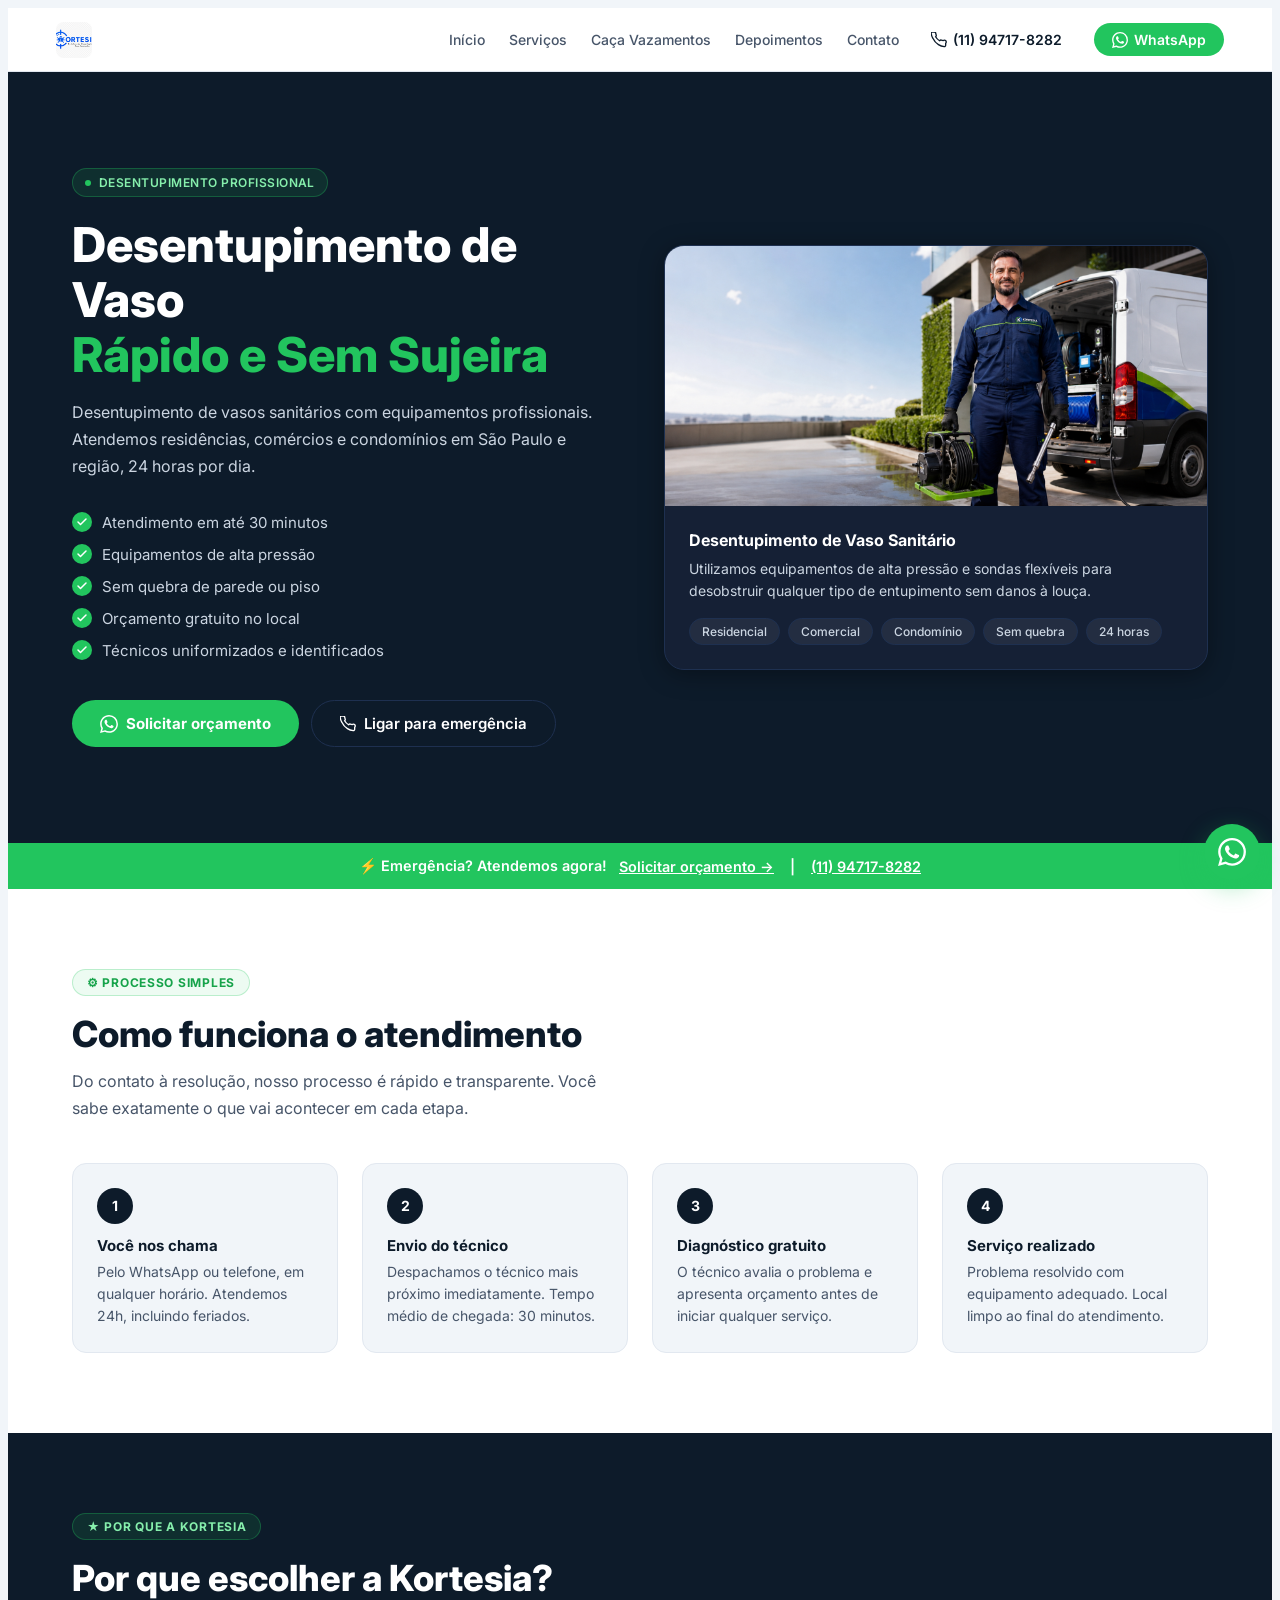
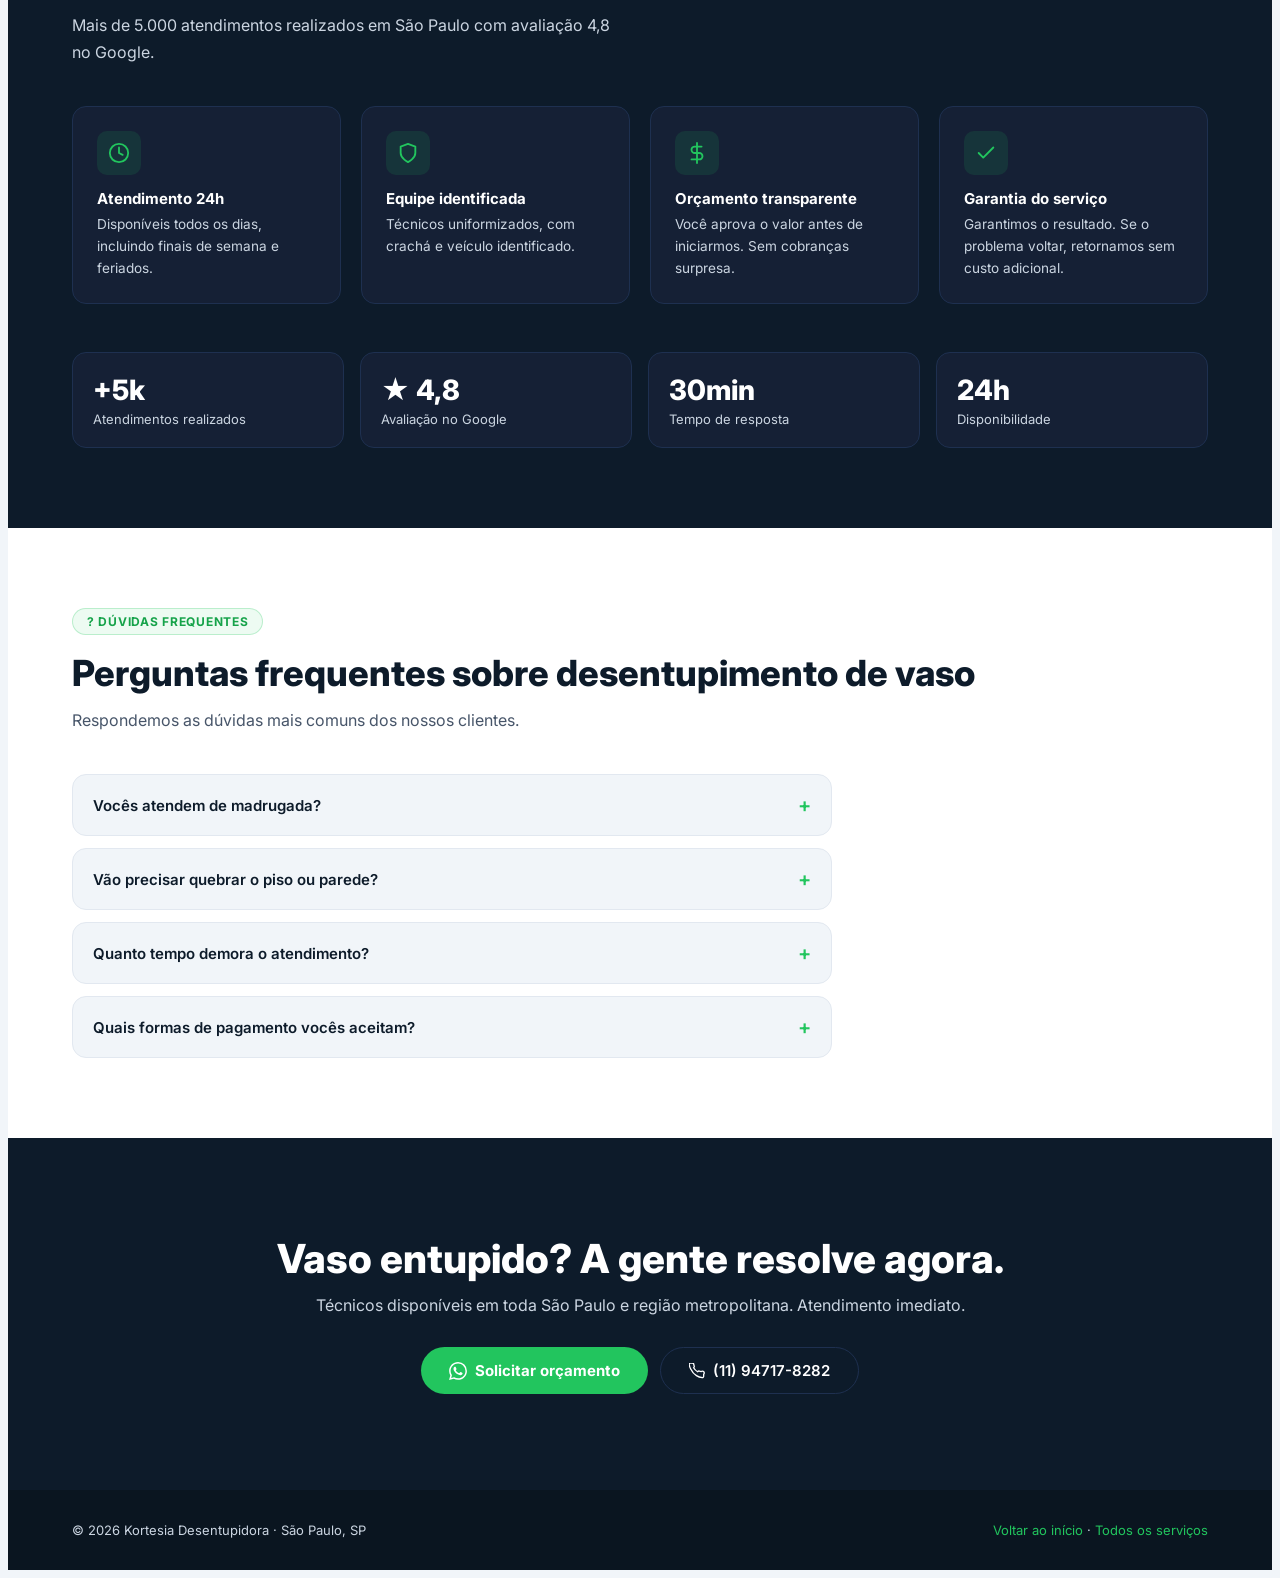
<file: pages/desentupimento-vaso.html>
<!DOCTYPE html>
<html lang="pt-BR">
<head>
  <meta charset="UTF-8" />
  <meta name="viewport" content="width=device-width, initial-scale=1.0" />
  <title>Desentupimento de Vaso | Kortesia Desentupidora</title>
  <meta name="description" content="Desentupimento de vaso sanit&aacute;rio com equipamentos profissionais. Atendimento r&aacute;pido, sem sujeira e 24h em S&atilde;o Paulo." />
  <meta name="robots" content="index, follow" />
  <meta name="theme-color" content="#0d1b2a" />
  <link rel="canonical" href="https://www.kortesiadesentupidora.com.br/pages/desentupimento-vaso.html" />
  <link rel="preconnect" href="https://fonts.googleapis.com" />
  <link rel="preconnect" href="https://fonts.gstatic.com" crossorigin />
  <link href="https://fonts.googleapis.com/css2?family=Inter:wght@400;500;600;700;800&display=swap" rel="stylesheet" />
  <link rel="stylesheet" href="../src/css/service-page.css" />
</head>
<body class="service-page">

  <nav class="navbar">
    <a class="navbar-logo" href="../index.html" aria-label="Kortesia Desentupidora">
      <img src="../assets/img/logoKortesia.png" alt="Kortesia Desentupidora" width="36" height="36" />
      
    </a>
    <nav class="navbar-links" aria-label="Menu principal">
      <a href="../index.html">In&iacute;cio</a>
      <a href="./servicos.html">Servi&ccedil;os</a>
      <a href="./caca-vazamento.html">Ca&ccedil;a Vazamentos</a>
      <a href="../index.html#testimonials">Depoimentos</a>
      <a href="./contato.html">Contato</a>
    </nav>
    <a class="navbar-phone" href="#" data-phone-link>
      <svg width="16" height="16" viewBox="0 0 24 24" fill="none" stroke="currentColor" stroke-width="2"><path d="M22 16.92v3a2 2 0 01-2.18 2 19.79 19.79 0 01-8.63-3.07A19.5 19.5 0 013.07 9.81 19.79 19.79 0 01.1 1.18 2 2 0 012.08 0h3a2 2 0 012 1.72c.127.96.361 1.903.7 2.81a2 2 0 01-.45 2.11L6.91 7.09a16 16 0 006 6l.45-.45a2 2 0 012.11-.45 12.84 12.84 0 002.81.7A2 2 0 0122 16.92z"/></svg>
      <span data-phone-display></span>
    </a>
    <a href="#" class="btn-whatsapp-nav" data-whatsapp-message="Ol&aacute;! Preciso de um or&ccedil;amento." target="_blank" rel="noopener">
      <svg width="16" height="16" viewBox="0 0 24 24" fill="currentColor"><path d="M17.472 14.382c-.297-.149-1.758-.867-2.03-.967-.273-.099-.471-.148-.67.15-.197.297-.767.966-.94 1.164-.173.199-.347.223-.644.075-.297-.15-1.255-.463-2.39-1.475-.883-.788-1.48-1.761-1.653-2.059-.173-.297-.018-.458.13-.606.134-.133.298-.347.446-.52.149-.174.198-.298.298-.497.099-.198.05-.371-.025-.52-.075-.149-.669-1.612-.916-2.207-.242-.579-.487-.5-.669-.51-.173-.008-.371-.01-.57-.01-.198 0-.52.074-.792.372-.272.297-1.04 1.016-1.04 2.479 0 1.462 1.065 2.875 1.213 3.074.149.198 2.096 3.2 5.077 4.487.709.306 1.262.489 1.694.625.712.227 1.36.195 1.871.118.571-.085 1.758-.719 2.006-1.413.248-.694.248-1.289.173-1.413-.074-.124-.272-.198-.57-.347m-5.421 7.403h-.004a9.87 9.87 0 01-5.031-1.378l-.361-.214-3.741.982.998-3.648-.235-.374a9.86 9.86 0 01-1.51-5.26c.001-5.45 4.436-9.884 9.888-9.884 2.64 0 5.122 1.03 6.988 2.898a9.825 9.825 0 012.893 6.994c-.003 5.45-4.437 9.884-9.885 9.884m8.413-18.297A11.815 11.815 0 0012.05 0C5.495 0 .16 5.335.157 11.892c0 2.096.547 4.142 1.588 5.945L.057 24l6.305-1.654a11.882 11.882 0 005.683 1.448h.005c6.554 0 11.89-5.335 11.893-11.893a11.821 11.821 0 00-3.48-8.413Z"/></svg>
      WhatsApp
    </a>
  </nav>

  <section class="hero">
    <div>
      <span class="hero-badge">Desentupimento Profissional</span>
      <h1 class="hero-title">Desentupimento de Vaso<br><span>R&aacute;pido e Sem Sujeira</span></h1>
      <p class="hero-desc">Desentupimento de vasos sanit&aacute;rios com equipamentos profissionais. Atendemos resid&ecirc;ncias, com&eacute;rcios e condom&iacute;nios em S&atilde;o Paulo e regi&atilde;o, 24 horas por dia.</p>
      <ul class="hero-checklist"><li>Atendimento em at&eacute; 30 minutos</li><li>Equipamentos de alta press&atilde;o</li><li>Sem quebra de parede ou piso</li><li>Or&ccedil;amento gratuito no local</li><li>T&eacute;cnicos uniformizados e identificados</li></ul>
      <div class="hero-actions">
        <a href="#" class="btn-primary" data-whatsapp-message="Ol&aacute;! Preciso de desentupimento de vaso sanit&aacute;rio." target="_blank" rel="noopener">
          <svg width="18" height="18" viewBox="0 0 24 24" fill="currentColor"><path d="M17.472 14.382c-.297-.149-1.758-.867-2.03-.967-.273-.099-.471-.148-.67.15-.197.297-.767.966-.94 1.164-.173.199-.347.223-.644.075-.297-.15-1.255-.463-2.39-1.475-.883-.788-1.48-1.761-1.653-2.059-.173-.297-.018-.458.13-.606.134-.133.298-.347.446-.52.149-.174.198-.298.298-.497.099-.198.05-.371-.025-.52-.075-.149-.669-1.612-.916-2.207-.242-.579-.487-.5-.669-.51-.173-.008-.371-.01-.57-.01-.198 0-.52.074-.792.372-.272.297-1.04 1.016-1.04 2.479 0 1.462 1.065 2.875 1.213 3.074.149.198 2.096 3.2 5.077 4.487.709.306 1.262.489 1.694.625.712.227 1.36.195 1.871.118.571-.085 1.758-.719 2.006-1.413.248-.694.248-1.289.173-1.413-.074-.124-.272-.198-.57-.347m-5.421 7.403h-.004a9.87 9.87 0 01-5.031-1.378l-.361-.214-3.741.982.998-3.648-.235-.374a9.86 9.86 0 01-1.51-5.26c.001-5.45 4.436-9.884 9.888-9.884 2.64 0 5.122 1.03 6.988 2.898a9.825 9.825 0 012.893 6.994c-.003 5.45-4.437 9.884-9.885 9.884m8.413-18.297A11.815 11.815 0 0012.05 0C5.495 0 .16 5.335.157 11.892c0 2.096.547 4.142 1.588 5.945L.057 24l6.305-1.654a11.882 11.882 0 005.683 1.448h.005c6.554 0 11.89-5.335 11.893-11.893a11.821 11.821 0 00-3.48-8.413Z"/></svg>
          Solicitar or&ccedil;amento
        </a>
        <a href="#" class="btn-secondary" data-phone-link>
          <svg width="16" height="16" viewBox="0 0 24 24" fill="none" stroke="currentColor" stroke-width="2"><path d="M22 16.92v3a2 2 0 01-2.18 2 19.79 19.79 0 01-8.63-3.07A19.5 19.5 0 013.07 9.81 19.79 19.79 0 01.1 1.18 2 2 0 012.08 0h3a2 2 0 012 1.72c.127.96.361 1.903.7 2.81a2 2 0 01-.45 2.11L6.91 7.09a16 16 0 006 6l.45-.45a2 2 0 012.11-.45 12.84 12.84 0 002.81.7A2 2 0 0122 16.92z"/></svg>
          Ligar para emerg&ecirc;ncia
        </a>
      </div>
    </div>
    <div class="hero-card">
      <img class="hero-card-image" src="../assets/img/servicos/desentupimento-vaso.png" alt="T&eacute;cnico realizando desentupimento de vaso sanit&aacute;rio" width="800" height="520" />
      <div class="hero-card-body">
        <p class="hero-card-title">Desentupimento de Vaso Sanit&aacute;rio</p>
        <p class="hero-card-desc">Utilizamos equipamentos de alta press&atilde;o e sondas flex&iacute;veis para desobstruir qualquer tipo de entupimento sem danos &agrave; lou&ccedil;a.</p>
        <div class="hero-card-tags"><span class="tag">Residencial</span><span class="tag">Comercial</span><span class="tag">Condom&iacute;nio</span><span class="tag">Sem quebra</span><span class="tag">24 horas</span></div>
      </div>
    </div>
  </section>

  <div class="banner-emergencia">
    &#9889; Emerg&ecirc;ncia? Atendemos agora!
    <a href="#" data-whatsapp-message="Ol&aacute;! Preciso de desentupimento de vaso sanit&aacute;rio." target="_blank" rel="noopener">Solicitar or&ccedil;amento &rarr;</a>
    &nbsp;|&nbsp;
    <a href="#" data-phone-link><span data-phone-display></span></a>
  </div>

  <section class="section">
    <span class="section-label">&#9881; PROCESSO SIMPLES</span>
    <h2 class="section-title">Como funciona o atendimento</h2>
    <p class="section-desc">Do contato &agrave; resolu&ccedil;&atilde;o, nosso processo &eacute; r&aacute;pido e transparente. Voc&ecirc; sabe exatamente o que vai acontecer em cada etapa.</p>
    <div class="steps">
      <div class="step-card"><div class="step-number">1</div><h3>Voc&ecirc; nos chama</h3><p>Pelo WhatsApp ou telefone, em qualquer hor&aacute;rio. Atendemos 24h, incluindo feriados.</p></div>
      <div class="step-card"><div class="step-number">2</div><h3>Envio do t&eacute;cnico</h3><p>Despachamos o t&eacute;cnico mais pr&oacute;ximo imediatamente. Tempo m&eacute;dio de chegada: 30 minutos.</p></div>
      <div class="step-card"><div class="step-number">3</div><h3>Diagn&oacute;stico gratuito</h3><p>O t&eacute;cnico avalia o problema e apresenta or&ccedil;amento antes de iniciar qualquer servi&ccedil;o.</p></div>
      <div class="step-card"><div class="step-number">4</div><h3>Servi&ccedil;o realizado</h3><p>Problema resolvido com equipamento adequado. Local limpo ao final do atendimento.</p></div>
    </div>
  </section>

  <section class="section-dark">
    <span class="section-label">&#9733; POR QUE A KORTESIA</span>
    <h2 class="section-title">Por que escolher a Kortesia?</h2>
    <p class="section-desc">Mais de 5.000 atendimentos realizados em S&atilde;o Paulo com avalia&ccedil;&atilde;o 4,8 no Google.</p>
    <div class="diferenciais">
      <div class="diferencial-card"><div class="diferencial-icon"><svg viewBox="0 0 24 24" fill="none" stroke-width="2" stroke-linecap="round" stroke-linejoin="round"><circle cx="12" cy="12" r="10"/><polyline points="12 6 12 12 16 14"/></svg></div><h3>Atendimento 24h</h3><p>Dispon&iacute;veis todos os dias, incluindo finais de semana e feriados.</p></div>
      <div class="diferencial-card"><div class="diferencial-icon"><svg viewBox="0 0 24 24" fill="none" stroke-width="2" stroke-linecap="round" stroke-linejoin="round"><path d="M12 22s8-4 8-10V5l-8-3-8 3v7c0 6 8 10 8 10z"/></svg></div><h3>Equipe identificada</h3><p>T&eacute;cnicos uniformizados, com crach&aacute; e ve&iacute;culo identificado.</p></div>
      <div class="diferencial-card"><div class="diferencial-icon"><svg viewBox="0 0 24 24" fill="none" stroke-width="2" stroke-linecap="round" stroke-linejoin="round"><line x1="12" y1="1" x2="12" y2="23"/><path d="M17 5H9.5a3.5 3.5 0 000 7h5a3.5 3.5 0 010 7H6"/></svg></div><h3>Or&ccedil;amento transparente</h3><p>Voc&ecirc; aprova o valor antes de iniciarmos. Sem cobran&ccedil;as surpresa.</p></div>
      <div class="diferencial-card"><div class="diferencial-icon"><svg viewBox="0 0 24 24" fill="none" stroke-width="2" stroke-linecap="round" stroke-linejoin="round"><polyline points="20 6 9 17 4 12"/></svg></div><h3>Garantia do servi&ccedil;o</h3><p>Garantimos o resultado. Se o problema voltar, retornamos sem custo adicional.</p></div>
    </div>
    <div class="stats">
      <div class="stat-box"><div class="val">+5k</div><div class="lbl">Atendimentos realizados</div></div>
      <div class="stat-box"><div class="val">&#9733; 4,8</div><div class="lbl">Avalia&ccedil;&atilde;o no Google</div></div>
      <div class="stat-box"><div class="val">30min</div><div class="lbl">Tempo de resposta</div></div>
      <div class="stat-box"><div class="val">24h</div><div class="lbl">Disponibilidade</div></div>
    </div>
  </section>

  <section class="section">
    <span class="section-label">? D&Uacute;VIDAS FREQUENTES</span>
    <h2 class="section-title">Perguntas frequentes sobre desentupimento de vaso</h2>
    <p class="section-desc">Respondemos as d&uacute;vidas mais comuns dos nossos clientes.</p>
    <div class="faq-list"><details class="faq-item"><summary>Voc&ecirc;s atendem de madrugada?</summary><div class="faq-answer">Sim! Nosso atendimento &eacute; 24 horas, 7 dias por semana, incluindo madrugadas, fins de semana e feriados.</div></details><details class="faq-item"><summary>V&atilde;o precisar quebrar o piso ou parede?</summary><div class="faq-answer">Na grande maioria dos casos, n&atilde;o. Utilizamos sondas e equipamentos que resolvem o entupimento sem obras.</div></details><details class="faq-item"><summary>Quanto tempo demora o atendimento?</summary><div class="faq-answer">Nosso t&eacute;cnico chega em m&eacute;dia em 30 minutos. O servi&ccedil;o costuma ser resolvido em 1 a 2 horas.</div></details><details class="faq-item"><summary>Quais formas de pagamento voc&ecirc;s aceitam?</summary><div class="faq-answer">Aceitamos dinheiro, Pix, cart&atilde;o de d&eacute;bito e cr&eacute;dito. Pagamento ap&oacute;s a conclus&atilde;o do servi&ccedil;o.</div></details></div>
  </section>

  <section class="cta-section">
    <h2>Vaso entupido? A gente resolve agora.</h2>
    <p>T&eacute;cnicos dispon&iacute;veis em toda S&atilde;o Paulo e regi&atilde;o metropolitana. Atendimento imediato.</p>
    <div class="cta-buttons">
      <a href="#" class="btn-primary" data-whatsapp-message="Ol&aacute;! Preciso de desentupimento de vaso agora!" target="_blank" rel="noopener">
        <svg width="18" height="18" viewBox="0 0 24 24" fill="currentColor"><path d="M17.472 14.382c-.297-.149-1.758-.867-2.03-.967-.273-.099-.471-.148-.67.15-.197.297-.767.966-.94 1.164-.173.199-.347.223-.644.075-.297-.15-1.255-.463-2.39-1.475-.883-.788-1.48-1.761-1.653-2.059-.173-.297-.018-.458.13-.606.134-.133.298-.347.446-.52.149-.174.198-.298.298-.497.099-.198.05-.371-.025-.52-.075-.149-.669-1.612-.916-2.207-.242-.579-.487-.5-.669-.51-.173-.008-.371-.01-.57-.01-.198 0-.52.074-.792.372-.272.297-1.04 1.016-1.04 2.479 0 1.462 1.065 2.875 1.213 3.074.149.198 2.096 3.2 5.077 4.487.709.306 1.262.489 1.694.625.712.227 1.36.195 1.871.118.571-.085 1.758-.719 2.006-1.413.248-.694.248-1.289.173-1.413-.074-.124-.272-.198-.57-.347m-5.421 7.403h-.004a9.87 9.87 0 01-5.031-1.378l-.361-.214-3.741.982.998-3.648-.235-.374a9.86 9.86 0 01-1.51-5.26c.001-5.45 4.436-9.884 9.888-9.884 2.64 0 5.122 1.03 6.988 2.898a9.825 9.825 0 012.893 6.994c-.003 5.45-4.437 9.884-9.885 9.884m8.413-18.297A11.815 11.815 0 0012.05 0C5.495 0 .16 5.335.157 11.892c0 2.096.547 4.142 1.588 5.945L.057 24l6.305-1.654a11.882 11.882 0 005.683 1.448h.005c6.554 0 11.89-5.335 11.893-11.893a11.821 11.821 0 00-3.48-8.413Z"/></svg>
        Solicitar or&ccedil;amento
      </a>
      <a href="#" class="btn-secondary" data-phone-link>
        <svg width="16" height="16" viewBox="0 0 24 24" fill="none" stroke="currentColor" stroke-width="2"><path d="M22 16.92v3a2 2 0 01-2.18 2 19.79 19.79 0 01-8.63-3.07A19.5 19.5 0 013.07 9.81 19.79 19.79 0 01.1 1.18 2 2 0 012.08 0h3a2 2 0 012 1.72c.127.96.361 1.903.7 2.81a2 2 0 01-.45 2.11L6.91 7.09a16 16 0 006 6l.45-.45a2 2 0 012.11-.45 12.84 12.84 0 002.81.7A2 2 0 0122 16.92z"/></svg>
        <span data-phone-display></span>
      </a>
    </div>
  </section>

  <footer class="service-footer">
    <span>&copy; 2026 Kortesia Desentupidora &middot; S&atilde;o Paulo, SP</span>
    <span><a href="../index.html">Voltar ao in&iacute;cio</a> &middot; <a href="./servicos.html">Todos os servi&ccedil;os</a></span>
  </footer>

  <a href="#" class="fab-whatsapp" data-whatsapp-message="Ol&aacute;! Preciso de desentupimento de vaso sanit&aacute;rio." target="_blank" rel="noopener" aria-label="Solicitar or&ccedil;amento no WhatsApp">
    <svg width="28" height="28" viewBox="0 0 24 24" fill="currentColor"><path d="M17.472 14.382c-.297-.149-1.758-.867-2.03-.967-.273-.099-.471-.148-.67.15-.197.297-.767.966-.94 1.164-.173.199-.347.223-.644.075-.297-.15-1.255-.463-2.39-1.475-.883-.788-1.48-1.761-1.653-2.059-.173-.297-.018-.458.13-.606.134-.133.298-.347.446-.52.149-.174.198-.298.298-.497.099-.198.05-.371-.025-.52-.075-.149-.669-1.612-.916-2.207-.242-.579-.487-.5-.669-.51-.173-.008-.371-.01-.57-.01-.198 0-.52.074-.792.372-.272.297-1.04 1.016-1.04 2.479 0 1.462 1.065 2.875 1.213 3.074.149.198 2.096 3.2 5.077 4.487.709.306 1.262.489 1.694.625.712.227 1.36.195 1.871.118.571-.085 1.758-.719 2.006-1.413.248-.694.248-1.289.173-1.413-.074-.124-.272-.198-.57-.347m-5.421 7.403h-.004a9.87 9.87 0 01-5.031-1.378l-.361-.214-3.741.982.998-3.648-.235-.374a9.86 9.86 0 01-1.51-5.26c.001-5.45 4.436-9.884 9.888-9.884 2.64 0 5.122 1.03 6.988 2.898a9.825 9.825 0 012.893 6.994c-.003 5.45-4.437 9.884-9.885 9.884m8.413-18.297A11.815 11.815 0 0012.05 0C5.495 0 .16 5.335.157 11.892c0 2.096.547 4.142 1.588 5.945L.057 24l6.305-1.654a11.882 11.882 0 005.683 1.448h.005c6.554 0 11.89-5.335 11.893-11.893a11.821 11.821 0 00-3.48-8.413Z"/></svg>
  </a>

  <script defer src="../src/js/config.js"></script>
  <script defer src="../src/js/whatsapp.js"></script>
  <script>
    document.addEventListener('DOMContentLoaded', function () {
      if (window.KortesiaWhatsApp) window.KortesiaWhatsApp.applyContactLinks();
    });
  </script>
</body>
</html>
</file>
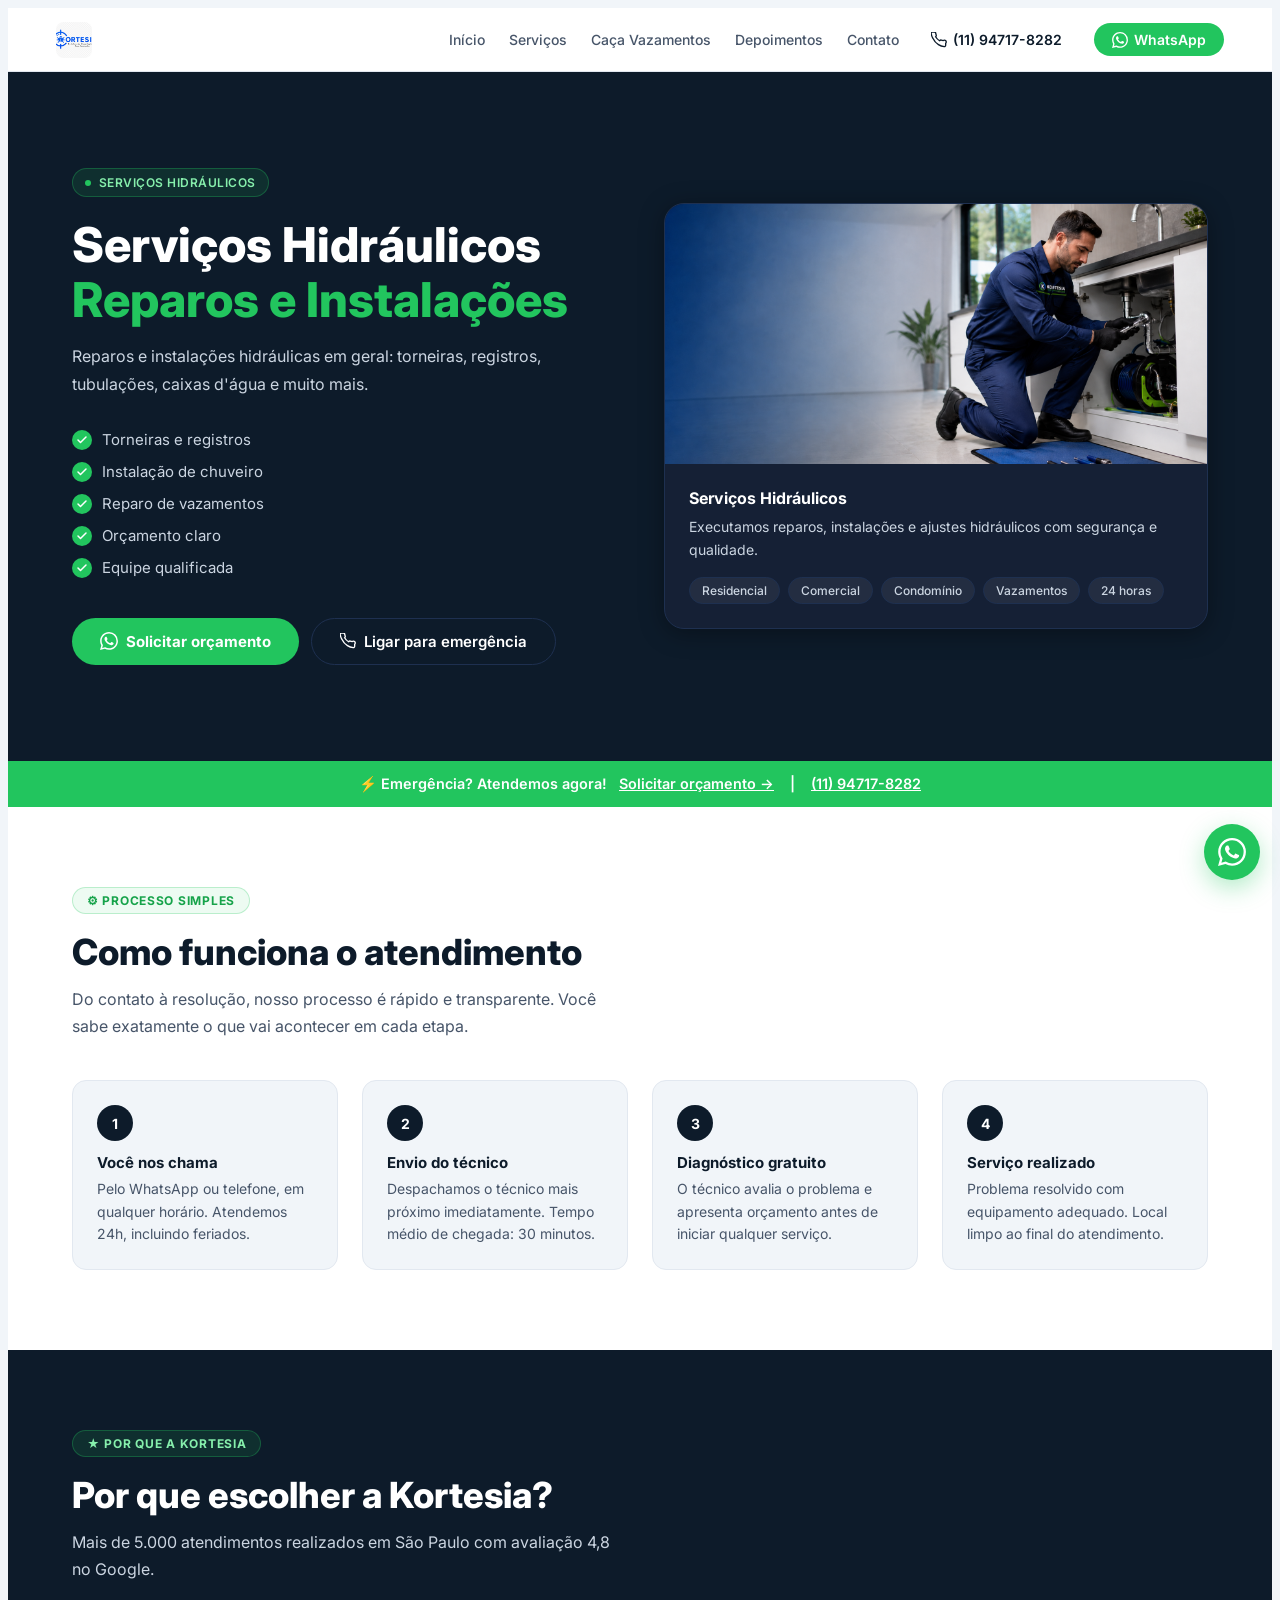
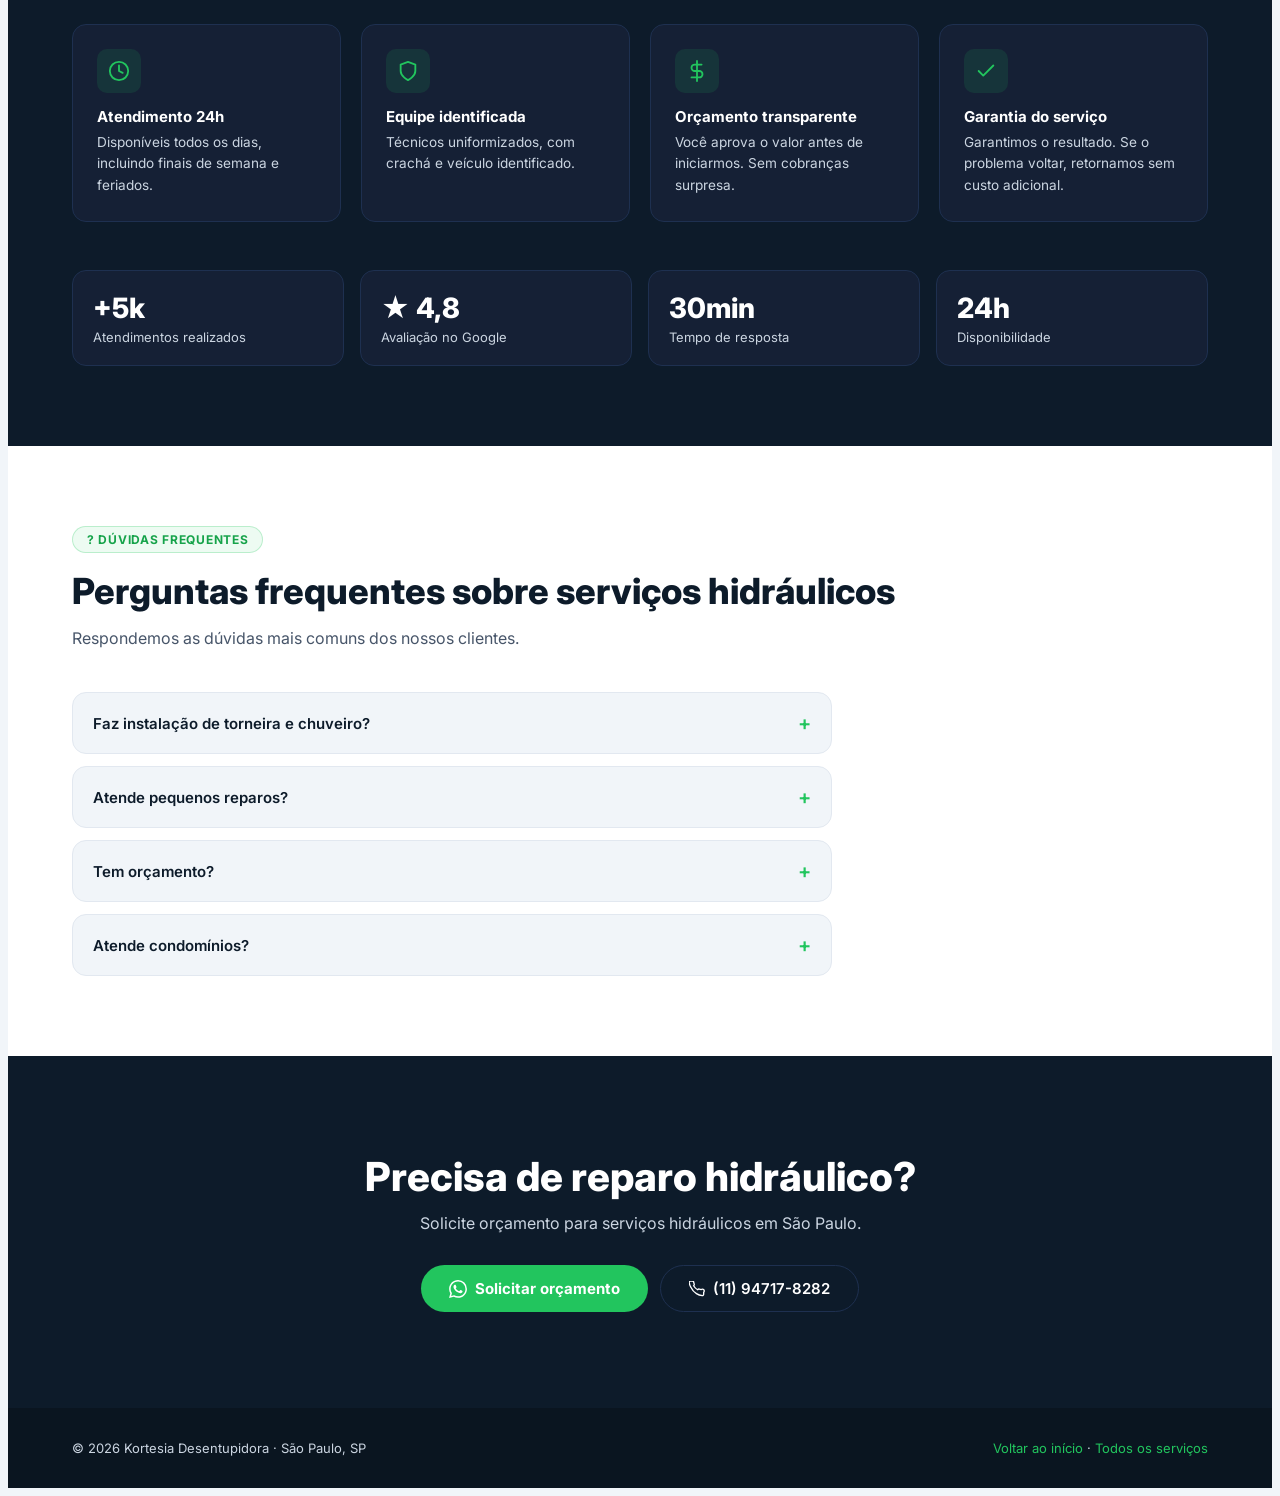
<file: pages/servicos-hidraulicos.html>
<!DOCTYPE html>
<html lang="pt-BR">
<head>
  <meta charset="UTF-8" />
  <meta name="viewport" content="width=device-width, initial-scale=1.0" />
  <title>Servi&ccedil;os Hidr&aacute;ulicos | Kortesia Desentupidora</title>
  <meta name="description" content="Reparos e instala&ccedil;&otilde;es hidr&aacute;ulicas: torneiras, registros, tubula&ccedil;&otilde;es e caixas d'&aacute;gua em S&atilde;o Paulo." />
  <meta name="robots" content="index, follow" />
  <meta name="theme-color" content="#0d1b2a" />
  <link rel="canonical" href="https://www.kortesiadesentupidora.com.br/pages/servicos-hidraulicos.html" />
  <link rel="preconnect" href="https://fonts.googleapis.com" />
  <link rel="preconnect" href="https://fonts.gstatic.com" crossorigin />
  <link href="https://fonts.googleapis.com/css2?family=Inter:wght@400;500;600;700;800&display=swap" rel="stylesheet" />
  <link rel="stylesheet" href="../src/css/service-page.css" />
</head>
<body class="service-page">

  <nav class="navbar">
    <a class="navbar-logo" href="../index.html" aria-label="Kortesia Desentupidora">
      <img src="../assets/img/logoKortesia.png" alt="Kortesia Desentupidora" width="36" height="36" />
      
    </a>
    <nav class="navbar-links" aria-label="Menu principal">
      <a href="../index.html">In&iacute;cio</a>
      <a href="./servicos.html">Servi&ccedil;os</a>
      <a href="./caca-vazamento.html">Ca&ccedil;a Vazamentos</a>
      <a href="../index.html#testimonials">Depoimentos</a>
      <a href="./contato.html">Contato</a>
    </nav>
    <a class="navbar-phone" href="#" data-phone-link>
      <svg width="16" height="16" viewBox="0 0 24 24" fill="none" stroke="currentColor" stroke-width="2"><path d="M22 16.92v3a2 2 0 01-2.18 2 19.79 19.79 0 01-8.63-3.07A19.5 19.5 0 013.07 9.81 19.79 19.79 0 01.1 1.18 2 2 0 012.08 0h3a2 2 0 012 1.72c.127.96.361 1.903.7 2.81a2 2 0 01-.45 2.11L6.91 7.09a16 16 0 006 6l.45-.45a2 2 0 012.11-.45 12.84 12.84 0 002.81.7A2 2 0 0122 16.92z"/></svg>
      <span data-phone-display></span>
    </a>
    <a href="#" class="btn-whatsapp-nav" data-whatsapp-message="Ol&aacute;! Preciso de um or&ccedil;amento." target="_blank" rel="noopener">
      <svg width="16" height="16" viewBox="0 0 24 24" fill="currentColor"><path d="M17.472 14.382c-.297-.149-1.758-.867-2.03-.967-.273-.099-.471-.148-.67.15-.197.297-.767.966-.94 1.164-.173.199-.347.223-.644.075-.297-.15-1.255-.463-2.39-1.475-.883-.788-1.48-1.761-1.653-2.059-.173-.297-.018-.458.13-.606.134-.133.298-.347.446-.52.149-.174.198-.298.298-.497.099-.198.05-.371-.025-.52-.075-.149-.669-1.612-.916-2.207-.242-.579-.487-.5-.669-.51-.173-.008-.371-.01-.57-.01-.198 0-.52.074-.792.372-.272.297-1.04 1.016-1.04 2.479 0 1.462 1.065 2.875 1.213 3.074.149.198 2.096 3.2 5.077 4.487.709.306 1.262.489 1.694.625.712.227 1.36.195 1.871.118.571-.085 1.758-.719 2.006-1.413.248-.694.248-1.289.173-1.413-.074-.124-.272-.198-.57-.347m-5.421 7.403h-.004a9.87 9.87 0 01-5.031-1.378l-.361-.214-3.741.982.998-3.648-.235-.374a9.86 9.86 0 01-1.51-5.26c.001-5.45 4.436-9.884 9.888-9.884 2.64 0 5.122 1.03 6.988 2.898a9.825 9.825 0 012.893 6.994c-.003 5.45-4.437 9.884-9.885 9.884m8.413-18.297A11.815 11.815 0 0012.05 0C5.495 0 .16 5.335.157 11.892c0 2.096.547 4.142 1.588 5.945L.057 24l6.305-1.654a11.882 11.882 0 005.683 1.448h.005c6.554 0 11.89-5.335 11.893-11.893a11.821 11.821 0 00-3.48-8.413Z"/></svg>
      WhatsApp
    </a>
  </nav>

  <section class="hero">
    <div>
      <span class="hero-badge">Servi&ccedil;os Hidr&aacute;ulicos</span>
      <h1 class="hero-title">Servi&ccedil;os Hidr&aacute;ulicos<br><span>Reparos e Instala&ccedil;&otilde;es</span></h1>
      <p class="hero-desc">Reparos e instala&ccedil;&otilde;es hidr&aacute;ulicas em geral: torneiras, registros, tubula&ccedil;&otilde;es, caixas d'&aacute;gua e muito mais.</p>
      <ul class="hero-checklist"><li>Torneiras e registros</li><li>Instala&ccedil;&atilde;o de chuveiro</li><li>Reparo de vazamentos</li><li>Or&ccedil;amento claro</li><li>Equipe qualificada</li></ul>
      <div class="hero-actions">
        <a href="#" class="btn-primary" data-whatsapp-message="Ol&aacute;! Preciso de servi&ccedil;os hidr&aacute;ulicos." target="_blank" rel="noopener">
          <svg width="18" height="18" viewBox="0 0 24 24" fill="currentColor"><path d="M17.472 14.382c-.297-.149-1.758-.867-2.03-.967-.273-.099-.471-.148-.67.15-.197.297-.767.966-.94 1.164-.173.199-.347.223-.644.075-.297-.15-1.255-.463-2.39-1.475-.883-.788-1.48-1.761-1.653-2.059-.173-.297-.018-.458.13-.606.134-.133.298-.347.446-.52.149-.174.198-.298.298-.497.099-.198.05-.371-.025-.52-.075-.149-.669-1.612-.916-2.207-.242-.579-.487-.5-.669-.51-.173-.008-.371-.01-.57-.01-.198 0-.52.074-.792.372-.272.297-1.04 1.016-1.04 2.479 0 1.462 1.065 2.875 1.213 3.074.149.198 2.096 3.2 5.077 4.487.709.306 1.262.489 1.694.625.712.227 1.36.195 1.871.118.571-.085 1.758-.719 2.006-1.413.248-.694.248-1.289.173-1.413-.074-.124-.272-.198-.57-.347m-5.421 7.403h-.004a9.87 9.87 0 01-5.031-1.378l-.361-.214-3.741.982.998-3.648-.235-.374a9.86 9.86 0 01-1.51-5.26c.001-5.45 4.436-9.884 9.888-9.884 2.64 0 5.122 1.03 6.988 2.898a9.825 9.825 0 012.893 6.994c-.003 5.45-4.437 9.884-9.885 9.884m8.413-18.297A11.815 11.815 0 0012.05 0C5.495 0 .16 5.335.157 11.892c0 2.096.547 4.142 1.588 5.945L.057 24l6.305-1.654a11.882 11.882 0 005.683 1.448h.005c6.554 0 11.89-5.335 11.893-11.893a11.821 11.821 0 00-3.48-8.413Z"/></svg>
          Solicitar or&ccedil;amento
        </a>
        <a href="#" class="btn-secondary" data-phone-link>
          <svg width="16" height="16" viewBox="0 0 24 24" fill="none" stroke="currentColor" stroke-width="2"><path d="M22 16.92v3a2 2 0 01-2.18 2 19.79 19.79 0 01-8.63-3.07A19.5 19.5 0 013.07 9.81 19.79 19.79 0 01.1 1.18 2 2 0 012.08 0h3a2 2 0 012 1.72c.127.96.361 1.903.7 2.81a2 2 0 01-.45 2.11L6.91 7.09a16 16 0 006 6l.45-.45a2 2 0 012.11-.45 12.84 12.84 0 002.81.7A2 2 0 0122 16.92z"/></svg>
          Ligar para emerg&ecirc;ncia
        </a>
      </div>
    </div>
    <div class="hero-card">
      <img class="hero-card-image" src="../assets/img/servicos/servicos-hidraulicos.png" alt="Servi&ccedil;os hidr&aacute;ulicos e reparos" width="800" height="520" />
      <div class="hero-card-body">
        <p class="hero-card-title">Servi&ccedil;os Hidr&aacute;ulicos</p>
        <p class="hero-card-desc">Executamos reparos, instala&ccedil;&otilde;es e ajustes hidr&aacute;ulicos com seguran&ccedil;a e qualidade.</p>
        <div class="hero-card-tags"><span class="tag">Residencial</span><span class="tag">Comercial</span><span class="tag">Condom&iacute;nio</span><span class="tag">Vazamentos</span><span class="tag">24 horas</span></div>
      </div>
    </div>
  </section>

  <div class="banner-emergencia">
    &#9889; Emerg&ecirc;ncia? Atendemos agora!
    <a href="#" data-whatsapp-message="Ol&aacute;! Preciso de servi&ccedil;os hidr&aacute;ulicos." target="_blank" rel="noopener">Solicitar or&ccedil;amento &rarr;</a>
    &nbsp;|&nbsp;
    <a href="#" data-phone-link><span data-phone-display></span></a>
  </div>

  <section class="section">
    <span class="section-label">&#9881; PROCESSO SIMPLES</span>
    <h2 class="section-title">Como funciona o atendimento</h2>
    <p class="section-desc">Do contato &agrave; resolu&ccedil;&atilde;o, nosso processo &eacute; r&aacute;pido e transparente. Voc&ecirc; sabe exatamente o que vai acontecer em cada etapa.</p>
    <div class="steps">
      <div class="step-card"><div class="step-number">1</div><h3>Voc&ecirc; nos chama</h3><p>Pelo WhatsApp ou telefone, em qualquer hor&aacute;rio. Atendemos 24h, incluindo feriados.</p></div>
      <div class="step-card"><div class="step-number">2</div><h3>Envio do t&eacute;cnico</h3><p>Despachamos o t&eacute;cnico mais pr&oacute;ximo imediatamente. Tempo m&eacute;dio de chegada: 30 minutos.</p></div>
      <div class="step-card"><div class="step-number">3</div><h3>Diagn&oacute;stico gratuito</h3><p>O t&eacute;cnico avalia o problema e apresenta or&ccedil;amento antes de iniciar qualquer servi&ccedil;o.</p></div>
      <div class="step-card"><div class="step-number">4</div><h3>Servi&ccedil;o realizado</h3><p>Problema resolvido com equipamento adequado. Local limpo ao final do atendimento.</p></div>
    </div>
  </section>

  <section class="section-dark">
    <span class="section-label">&#9733; POR QUE A KORTESIA</span>
    <h2 class="section-title">Por que escolher a Kortesia?</h2>
    <p class="section-desc">Mais de 5.000 atendimentos realizados em S&atilde;o Paulo com avalia&ccedil;&atilde;o 4,8 no Google.</p>
    <div class="diferenciais">
      <div class="diferencial-card"><div class="diferencial-icon"><svg viewBox="0 0 24 24" fill="none" stroke-width="2" stroke-linecap="round" stroke-linejoin="round"><circle cx="12" cy="12" r="10"/><polyline points="12 6 12 12 16 14"/></svg></div><h3>Atendimento 24h</h3><p>Dispon&iacute;veis todos os dias, incluindo finais de semana e feriados.</p></div>
      <div class="diferencial-card"><div class="diferencial-icon"><svg viewBox="0 0 24 24" fill="none" stroke-width="2" stroke-linecap="round" stroke-linejoin="round"><path d="M12 22s8-4 8-10V5l-8-3-8 3v7c0 6 8 10 8 10z"/></svg></div><h3>Equipe identificada</h3><p>T&eacute;cnicos uniformizados, com crach&aacute; e ve&iacute;culo identificado.</p></div>
      <div class="diferencial-card"><div class="diferencial-icon"><svg viewBox="0 0 24 24" fill="none" stroke-width="2" stroke-linecap="round" stroke-linejoin="round"><line x1="12" y1="1" x2="12" y2="23"/><path d="M17 5H9.5a3.5 3.5 0 000 7h5a3.5 3.5 0 010 7H6"/></svg></div><h3>Or&ccedil;amento transparente</h3><p>Voc&ecirc; aprova o valor antes de iniciarmos. Sem cobran&ccedil;as surpresa.</p></div>
      <div class="diferencial-card"><div class="diferencial-icon"><svg viewBox="0 0 24 24" fill="none" stroke-width="2" stroke-linecap="round" stroke-linejoin="round"><polyline points="20 6 9 17 4 12"/></svg></div><h3>Garantia do servi&ccedil;o</h3><p>Garantimos o resultado. Se o problema voltar, retornamos sem custo adicional.</p></div>
    </div>
    <div class="stats">
      <div class="stat-box"><div class="val">+5k</div><div class="lbl">Atendimentos realizados</div></div>
      <div class="stat-box"><div class="val">&#9733; 4,8</div><div class="lbl">Avalia&ccedil;&atilde;o no Google</div></div>
      <div class="stat-box"><div class="val">30min</div><div class="lbl">Tempo de resposta</div></div>
      <div class="stat-box"><div class="val">24h</div><div class="lbl">Disponibilidade</div></div>
    </div>
  </section>

  <section class="section">
    <span class="section-label">? D&Uacute;VIDAS FREQUENTES</span>
    <h2 class="section-title">Perguntas frequentes sobre servi&ccedil;os hidr&aacute;ulicos</h2>
    <p class="section-desc">Respondemos as d&uacute;vidas mais comuns dos nossos clientes.</p>
    <div class="faq-list"><details class="faq-item"><summary>Faz instala&ccedil;&atilde;o de torneira e chuveiro?</summary><div class="faq-answer">Sim. Instalamos e ajustamos equipamentos hidr&aacute;ulicos.</div></details><details class="faq-item"><summary>Atende pequenos reparos?</summary><div class="faq-answer">Sim. Desde pequenos vazamentos at&eacute; servi&ccedil;os completos.</div></details><details class="faq-item"><summary>Tem or&ccedil;amento?</summary><div class="faq-answer">Sim. Or&ccedil;amento informando o problema antes do servi&ccedil;o.</div></details><details class="faq-item"><summary>Atende condom&iacute;nios?</summary><div class="faq-answer">Sim. Registros, bombas e &aacute;reas comuns.</div></details></div>
  </section>

  <section class="cta-section">
    <h2>Precisa de reparo hidr&aacute;ulico?</h2>
    <p>Solicite or&ccedil;amento para servi&ccedil;os hidr&aacute;ulicos em S&atilde;o Paulo.</p>
    <div class="cta-buttons">
      <a href="#" class="btn-primary" data-whatsapp-message="Ol&aacute;! Preciso de servi&ccedil;os hidr&aacute;ulicos agora!" target="_blank" rel="noopener">
        <svg width="18" height="18" viewBox="0 0 24 24" fill="currentColor"><path d="M17.472 14.382c-.297-.149-1.758-.867-2.03-.967-.273-.099-.471-.148-.67.15-.197.297-.767.966-.94 1.164-.173.199-.347.223-.644.075-.297-.15-1.255-.463-2.39-1.475-.883-.788-1.48-1.761-1.653-2.059-.173-.297-.018-.458.13-.606.134-.133.298-.347.446-.52.149-.174.198-.298.298-.497.099-.198.05-.371-.025-.52-.075-.149-.669-1.612-.916-2.207-.242-.579-.487-.5-.669-.51-.173-.008-.371-.01-.57-.01-.198 0-.52.074-.792.372-.272.297-1.04 1.016-1.04 2.479 0 1.462 1.065 2.875 1.213 3.074.149.198 2.096 3.2 5.077 4.487.709.306 1.262.489 1.694.625.712.227 1.36.195 1.871.118.571-.085 1.758-.719 2.006-1.413.248-.694.248-1.289.173-1.413-.074-.124-.272-.198-.57-.347m-5.421 7.403h-.004a9.87 9.87 0 01-5.031-1.378l-.361-.214-3.741.982.998-3.648-.235-.374a9.86 9.86 0 01-1.51-5.26c.001-5.45 4.436-9.884 9.888-9.884 2.64 0 5.122 1.03 6.988 2.898a9.825 9.825 0 012.893 6.994c-.003 5.45-4.437 9.884-9.885 9.884m8.413-18.297A11.815 11.815 0 0012.05 0C5.495 0 .16 5.335.157 11.892c0 2.096.547 4.142 1.588 5.945L.057 24l6.305-1.654a11.882 11.882 0 005.683 1.448h.005c6.554 0 11.89-5.335 11.893-11.893a11.821 11.821 0 00-3.48-8.413Z"/></svg>
        Solicitar or&ccedil;amento
      </a>
      <a href="#" class="btn-secondary" data-phone-link>
        <svg width="16" height="16" viewBox="0 0 24 24" fill="none" stroke="currentColor" stroke-width="2"><path d="M22 16.92v3a2 2 0 01-2.18 2 19.79 19.79 0 01-8.63-3.07A19.5 19.5 0 013.07 9.81 19.79 19.79 0 01.1 1.18 2 2 0 012.08 0h3a2 2 0 012 1.72c.127.96.361 1.903.7 2.81a2 2 0 01-.45 2.11L6.91 7.09a16 16 0 006 6l.45-.45a2 2 0 012.11-.45 12.84 12.84 0 002.81.7A2 2 0 0122 16.92z"/></svg>
        <span data-phone-display></span>
      </a>
    </div>
  </section>

  <footer class="service-footer">
    <span>&copy; 2026 Kortesia Desentupidora &middot; S&atilde;o Paulo, SP</span>
    <span><a href="../index.html">Voltar ao in&iacute;cio</a> &middot; <a href="./servicos.html">Todos os servi&ccedil;os</a></span>
  </footer>

  <a href="#" class="fab-whatsapp" data-whatsapp-message="Ol&aacute;! Preciso de servi&ccedil;os hidr&aacute;ulicos." target="_blank" rel="noopener" aria-label="Solicitar or&ccedil;amento no WhatsApp">
    <svg width="28" height="28" viewBox="0 0 24 24" fill="currentColor"><path d="M17.472 14.382c-.297-.149-1.758-.867-2.03-.967-.273-.099-.471-.148-.67.15-.197.297-.767.966-.94 1.164-.173.199-.347.223-.644.075-.297-.15-1.255-.463-2.39-1.475-.883-.788-1.48-1.761-1.653-2.059-.173-.297-.018-.458.13-.606.134-.133.298-.347.446-.52.149-.174.198-.298.298-.497.099-.198.05-.371-.025-.52-.075-.149-.669-1.612-.916-2.207-.242-.579-.487-.5-.669-.51-.173-.008-.371-.01-.57-.01-.198 0-.52.074-.792.372-.272.297-1.04 1.016-1.04 2.479 0 1.462 1.065 2.875 1.213 3.074.149.198 2.096 3.2 5.077 4.487.709.306 1.262.489 1.694.625.712.227 1.36.195 1.871.118.571-.085 1.758-.719 2.006-1.413.248-.694.248-1.289.173-1.413-.074-.124-.272-.198-.57-.347m-5.421 7.403h-.004a9.87 9.87 0 01-5.031-1.378l-.361-.214-3.741.982.998-3.648-.235-.374a9.86 9.86 0 01-1.51-5.26c.001-5.45 4.436-9.884 9.888-9.884 2.64 0 5.122 1.03 6.988 2.898a9.825 9.825 0 012.893 6.994c-.003 5.45-4.437 9.884-9.885 9.884m8.413-18.297A11.815 11.815 0 0012.05 0C5.495 0 .16 5.335.157 11.892c0 2.096.547 4.142 1.588 5.945L.057 24l6.305-1.654a11.882 11.882 0 005.683 1.448h.005c6.554 0 11.89-5.335 11.893-11.893a11.821 11.821 0 00-3.48-8.413Z"/></svg>
  </a>

  <script defer src="../src/js/config.js"></script>
  <script defer src="../src/js/whatsapp.js"></script>
  <script>
    document.addEventListener('DOMContentLoaded', function () {
      if (window.KortesiaWhatsApp) window.KortesiaWhatsApp.applyContactLinks();
    });
  </script>
</body>
</html>
</file>
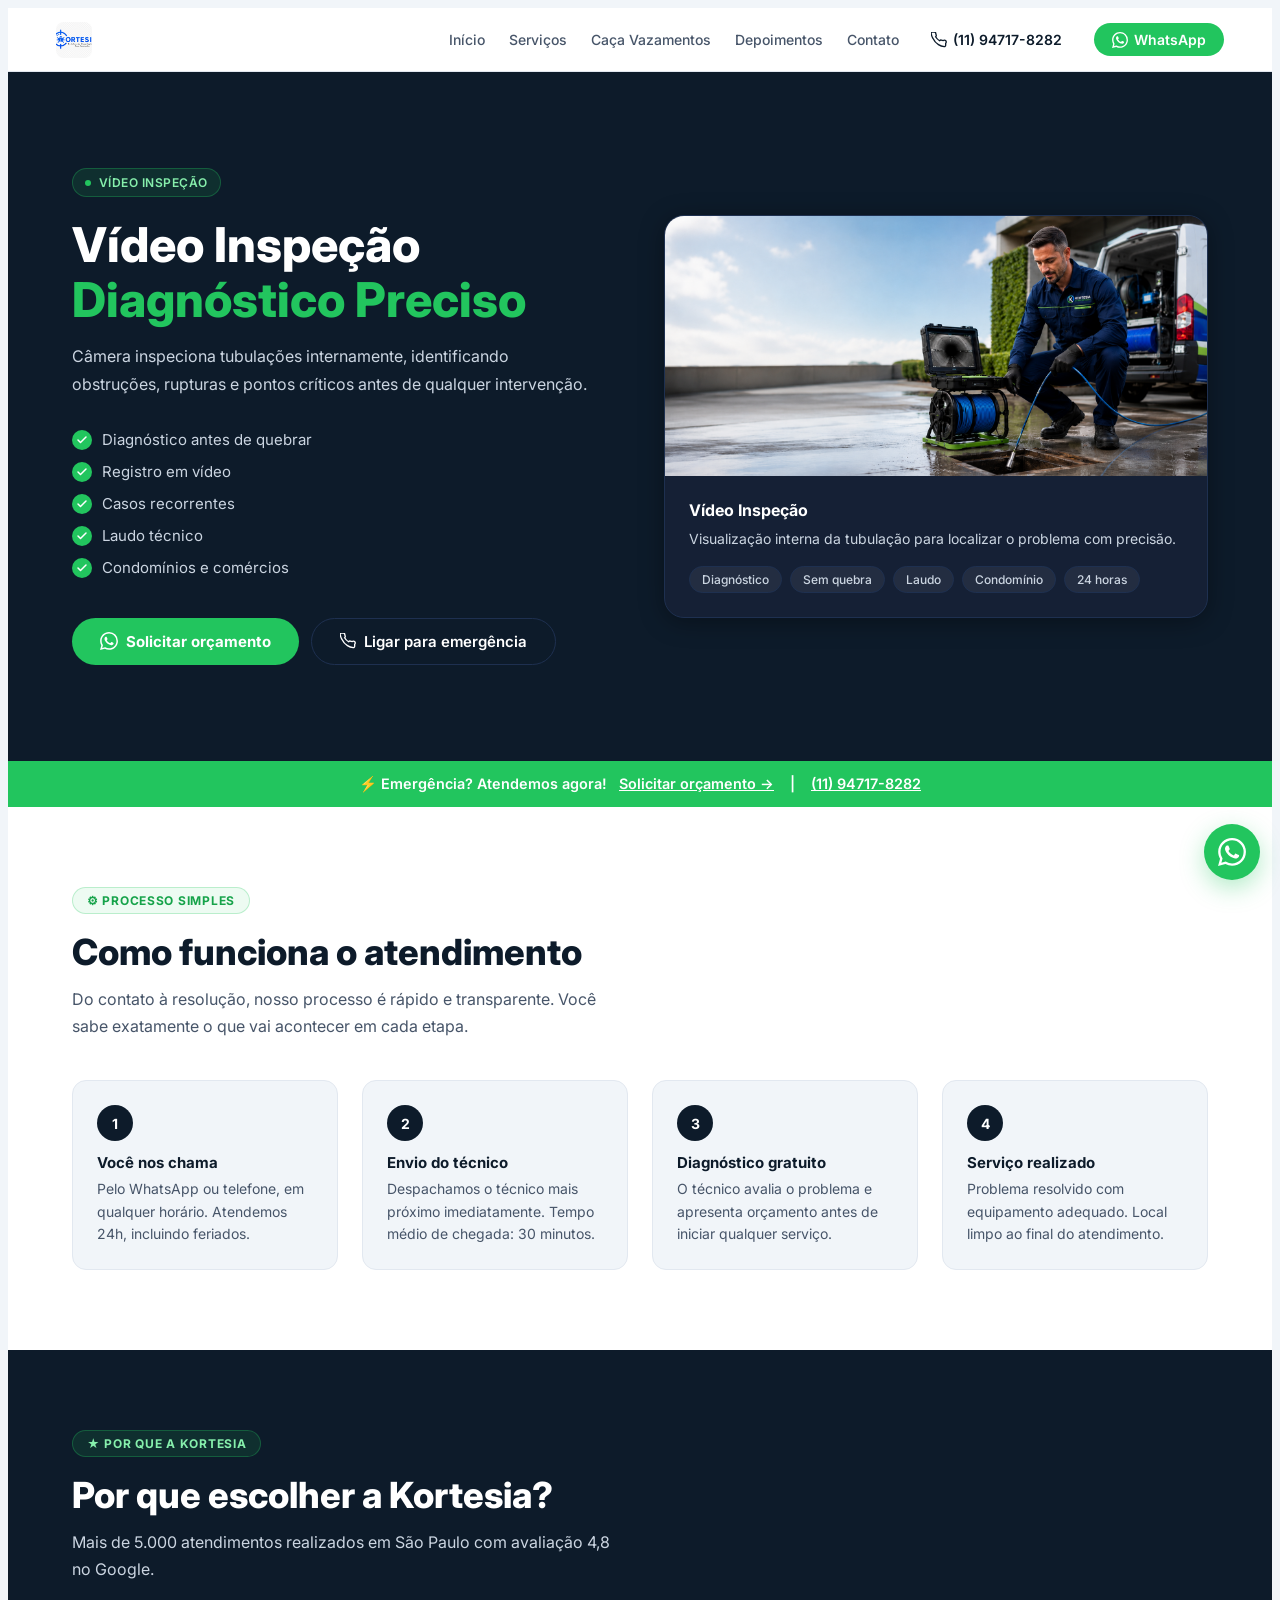
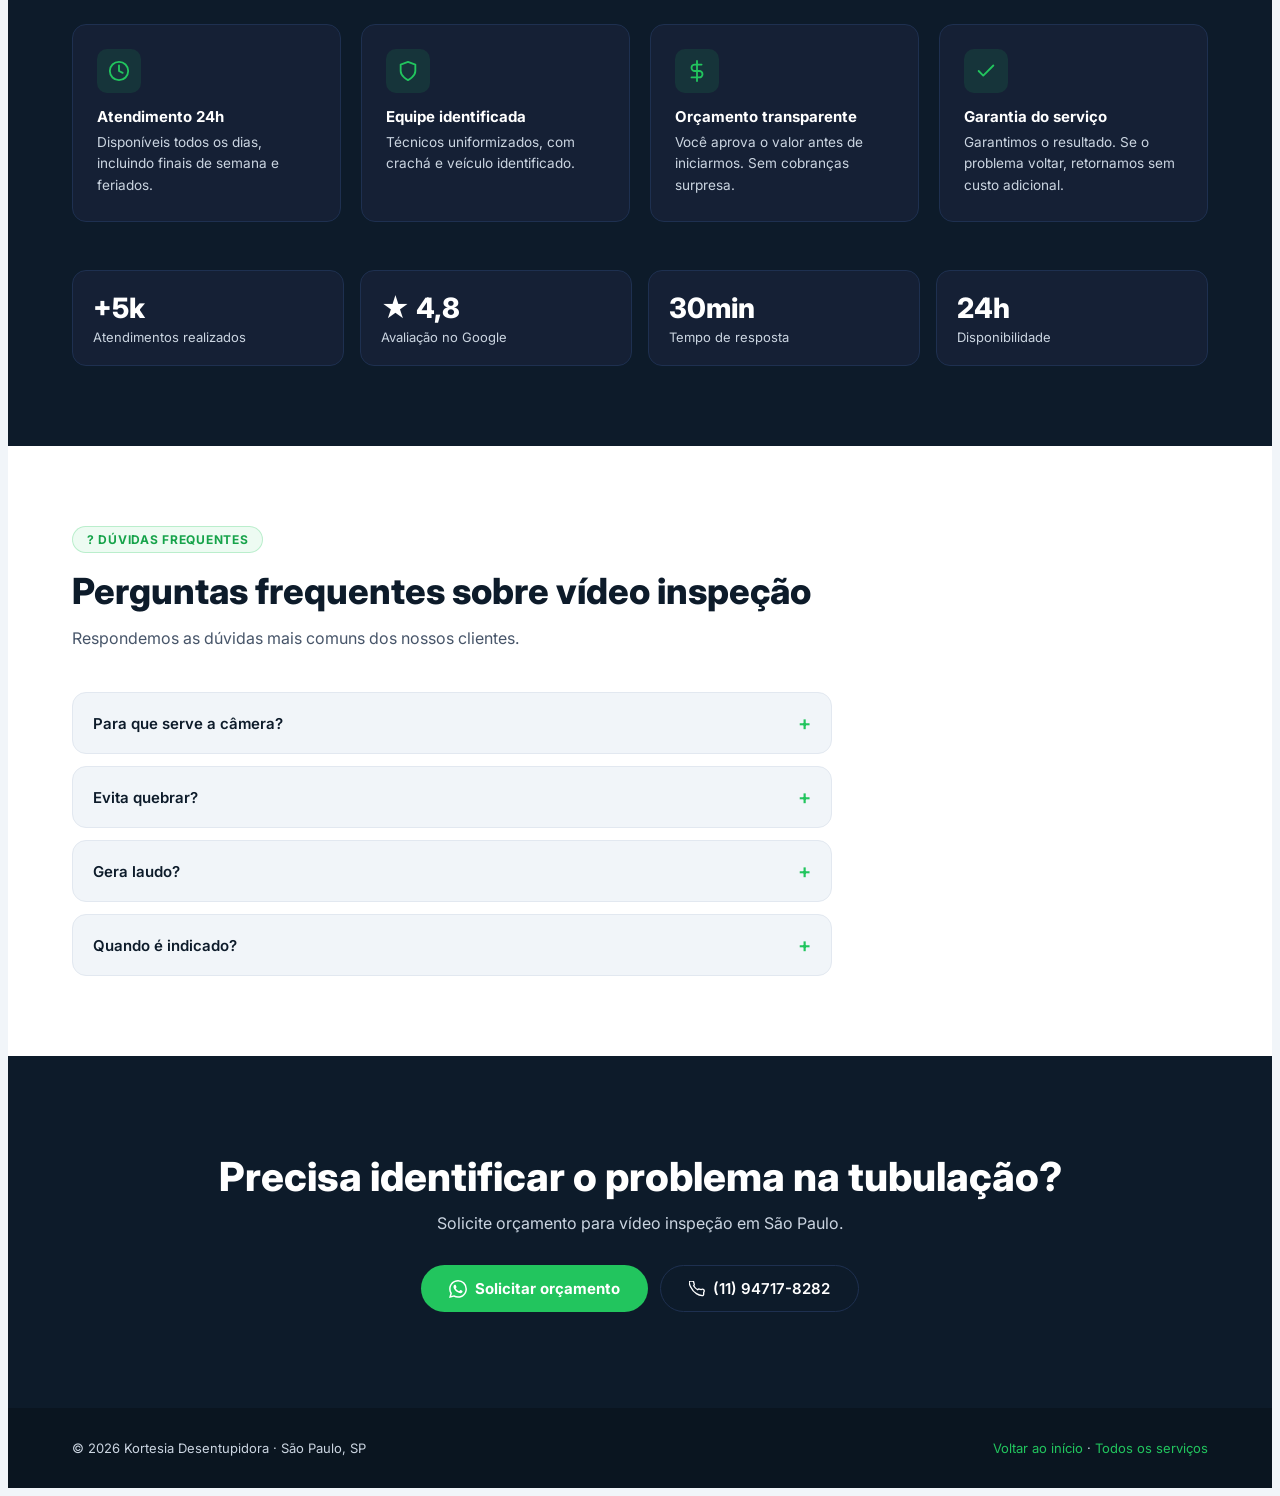
<file: pages/video-inspecao.html>
<!DOCTYPE html>
<html lang="pt-BR">
<head>
  <meta charset="UTF-8" />
  <meta name="viewport" content="width=device-width, initial-scale=1.0" />
  <title>V&iacute;deo Inspe&ccedil;&atilde;o | Kortesia Desentupidora</title>
  <meta name="description" content="C&acirc;mera inspeciona tubula&ccedil;&otilde;es internamente com precis&atilde;o antes de qualquer interven&ccedil;&atilde;o em S&atilde;o Paulo." />
  <meta name="robots" content="index, follow" />
  <meta name="theme-color" content="#0d1b2a" />
  <link rel="canonical" href="https://www.kortesiadesentupidora.com.br/pages/video-inspecao.html" />
  <link rel="preconnect" href="https://fonts.googleapis.com" />
  <link rel="preconnect" href="https://fonts.gstatic.com" crossorigin />
  <link href="https://fonts.googleapis.com/css2?family=Inter:wght@400;500;600;700;800&display=swap" rel="stylesheet" />
  <link rel="stylesheet" href="../src/css/service-page.css" />
</head>
<body class="service-page">

  <nav class="navbar">
    <a class="navbar-logo" href="../index.html" aria-label="Kortesia Desentupidora">
      <img src="../assets/img/logoKortesia.png" alt="Kortesia Desentupidora" width="36" height="36" />
    
    </a>
    <nav class="navbar-links" aria-label="Menu principal">
      <a href="../index.html">In&iacute;cio</a>
      <a href="./servicos.html">Servi&ccedil;os</a>
      <a href="./caca-vazamento.html">Ca&ccedil;a Vazamentos</a>
      <a href="../index.html#testimonials">Depoimentos</a>
      <a href="./contato.html">Contato</a>
    </nav>
    <a class="navbar-phone" href="#" data-phone-link>
      <svg width="16" height="16" viewBox="0 0 24 24" fill="none" stroke="currentColor" stroke-width="2"><path d="M22 16.92v3a2 2 0 01-2.18 2 19.79 19.79 0 01-8.63-3.07A19.5 19.5 0 013.07 9.81 19.79 19.79 0 01.1 1.18 2 2 0 012.08 0h3a2 2 0 012 1.72c.127.96.361 1.903.7 2.81a2 2 0 01-.45 2.11L6.91 7.09a16 16 0 006 6l.45-.45a2 2 0 012.11-.45 12.84 12.84 0 002.81.7A2 2 0 0122 16.92z"/></svg>
      <span data-phone-display></span>
    </a>
    <a href="#" class="btn-whatsapp-nav" data-whatsapp-message="Ol&aacute;! Preciso de um or&ccedil;amento." target="_blank" rel="noopener">
      <svg width="16" height="16" viewBox="0 0 24 24" fill="currentColor"><path d="M17.472 14.382c-.297-.149-1.758-.867-2.03-.967-.273-.099-.471-.148-.67.15-.197.297-.767.966-.94 1.164-.173.199-.347.223-.644.075-.297-.15-1.255-.463-2.39-1.475-.883-.788-1.48-1.761-1.653-2.059-.173-.297-.018-.458.13-.606.134-.133.298-.347.446-.52.149-.174.198-.298.298-.497.099-.198.05-.371-.025-.52-.075-.149-.669-1.612-.916-2.207-.242-.579-.487-.5-.669-.51-.173-.008-.371-.01-.57-.01-.198 0-.52.074-.792.372-.272.297-1.04 1.016-1.04 2.479 0 1.462 1.065 2.875 1.213 3.074.149.198 2.096 3.2 5.077 4.487.709.306 1.262.489 1.694.625.712.227 1.36.195 1.871.118.571-.085 1.758-.719 2.006-1.413.248-.694.248-1.289.173-1.413-.074-.124-.272-.198-.57-.347m-5.421 7.403h-.004a9.87 9.87 0 01-5.031-1.378l-.361-.214-3.741.982.998-3.648-.235-.374a9.86 9.86 0 01-1.51-5.26c.001-5.45 4.436-9.884 9.888-9.884 2.64 0 5.122 1.03 6.988 2.898a9.825 9.825 0 012.893 6.994c-.003 5.45-4.437 9.884-9.885 9.884m8.413-18.297A11.815 11.815 0 0012.05 0C5.495 0 .16 5.335.157 11.892c0 2.096.547 4.142 1.588 5.945L.057 24l6.305-1.654a11.882 11.882 0 005.683 1.448h.005c6.554 0 11.89-5.335 11.893-11.893a11.821 11.821 0 00-3.48-8.413Z"/></svg>
      WhatsApp
    </a>
  </nav>

  <section class="hero">
    <div>
      <span class="hero-badge">V&iacute;deo Inspe&ccedil;&atilde;o</span>
      <h1 class="hero-title">V&iacute;deo Inspe&ccedil;&atilde;o<br><span>Diagn&oacute;stico Preciso</span></h1>
      <p class="hero-desc">C&acirc;mera inspeciona tubula&ccedil;&otilde;es internamente, identificando obstru&ccedil;&otilde;es, rupturas e pontos cr&iacute;ticos antes de qualquer interven&ccedil;&atilde;o.</p>
      <ul class="hero-checklist"><li>Diagn&oacute;stico antes de quebrar</li><li>Registro em v&iacute;deo</li><li>Casos recorrentes</li><li>Laudo t&eacute;cnico</li><li>Condom&iacute;nios e com&eacute;rcios</li></ul>
      <div class="hero-actions">
        <a href="#" class="btn-primary" data-whatsapp-message="Ol&aacute;! Preciso de v&iacute;deo inspe&ccedil;&atilde;o de tubula&ccedil;&atilde;o." target="_blank" rel="noopener">
          <svg width="18" height="18" viewBox="0 0 24 24" fill="currentColor"><path d="M17.472 14.382c-.297-.149-1.758-.867-2.03-.967-.273-.099-.471-.148-.67.15-.197.297-.767.966-.94 1.164-.173.199-.347.223-.644.075-.297-.15-1.255-.463-2.39-1.475-.883-.788-1.48-1.761-1.653-2.059-.173-.297-.018-.458.13-.606.134-.133.298-.347.446-.52.149-.174.198-.298.298-.497.099-.198.05-.371-.025-.52-.075-.149-.669-1.612-.916-2.207-.242-.579-.487-.5-.669-.51-.173-.008-.371-.01-.57-.01-.198 0-.52.074-.792.372-.272.297-1.04 1.016-1.04 2.479 0 1.462 1.065 2.875 1.213 3.074.149.198 2.096 3.2 5.077 4.487.709.306 1.262.489 1.694.625.712.227 1.36.195 1.871.118.571-.085 1.758-.719 2.006-1.413.248-.694.248-1.289.173-1.413-.074-.124-.272-.198-.57-.347m-5.421 7.403h-.004a9.87 9.87 0 01-5.031-1.378l-.361-.214-3.741.982.998-3.648-.235-.374a9.86 9.86 0 01-1.51-5.26c.001-5.45 4.436-9.884 9.888-9.884 2.64 0 5.122 1.03 6.988 2.898a9.825 9.825 0 012.893 6.994c-.003 5.45-4.437 9.884-9.885 9.884m8.413-18.297A11.815 11.815 0 0012.05 0C5.495 0 .16 5.335.157 11.892c0 2.096.547 4.142 1.588 5.945L.057 24l6.305-1.654a11.882 11.882 0 005.683 1.448h.005c6.554 0 11.89-5.335 11.893-11.893a11.821 11.821 0 00-3.48-8.413Z"/></svg>
          Solicitar or&ccedil;amento
        </a>
        <a href="#" class="btn-secondary" data-phone-link>
          <svg width="16" height="16" viewBox="0 0 24 24" fill="none" stroke="currentColor" stroke-width="2"><path d="M22 16.92v3a2 2 0 01-2.18 2 19.79 19.79 0 01-8.63-3.07A19.5 19.5 0 013.07 9.81 19.79 19.79 0 01.1 1.18 2 2 0 012.08 0h3a2 2 0 012 1.72c.127.96.361 1.903.7 2.81a2 2 0 01-.45 2.11L6.91 7.09a16 16 0 006 6l.45-.45a2 2 0 012.11-.45 12.84 12.84 0 002.81.7A2 2 0 0122 16.92z"/></svg>
          Ligar para emerg&ecirc;ncia
        </a>
      </div>
    </div>
    <div class="hero-card">
      <img class="hero-card-image" src="../assets/img/servicos/video-inspecao.png" alt="V&iacute;deo inspe&ccedil;&atilde;o de tubula&ccedil;&atilde;o com c&acirc;mera" width="800" height="520" />
      <div class="hero-card-body">
        <p class="hero-card-title">V&iacute;deo Inspe&ccedil;&atilde;o</p>
        <p class="hero-card-desc">Visualiza&ccedil;&atilde;o interna da tubula&ccedil;&atilde;o para localizar o problema com precis&atilde;o.</p>
        <div class="hero-card-tags"><span class="tag">Diagn&oacute;stico</span><span class="tag">Sem quebra</span><span class="tag">Laudo</span><span class="tag">Condom&iacute;nio</span><span class="tag">24 horas</span></div>
      </div>
    </div>
  </section>

  <div class="banner-emergencia">
    &#9889; Emerg&ecirc;ncia? Atendemos agora!
    <a href="#" data-whatsapp-message="Ol&aacute;! Preciso de v&iacute;deo inspe&ccedil;&atilde;o de tubula&ccedil;&atilde;o." target="_blank" rel="noopener">Solicitar or&ccedil;amento &rarr;</a>
    &nbsp;|&nbsp;
    <a href="#" data-phone-link><span data-phone-display></span></a>
  </div>

  <section class="section">
    <span class="section-label">&#9881; PROCESSO SIMPLES</span>
    <h2 class="section-title">Como funciona o atendimento</h2>
    <p class="section-desc">Do contato &agrave; resolu&ccedil;&atilde;o, nosso processo &eacute; r&aacute;pido e transparente. Voc&ecirc; sabe exatamente o que vai acontecer em cada etapa.</p>
    <div class="steps">
      <div class="step-card"><div class="step-number">1</div><h3>Voc&ecirc; nos chama</h3><p>Pelo WhatsApp ou telefone, em qualquer hor&aacute;rio. Atendemos 24h, incluindo feriados.</p></div>
      <div class="step-card"><div class="step-number">2</div><h3>Envio do t&eacute;cnico</h3><p>Despachamos o t&eacute;cnico mais pr&oacute;ximo imediatamente. Tempo m&eacute;dio de chegada: 30 minutos.</p></div>
      <div class="step-card"><div class="step-number">3</div><h3>Diagn&oacute;stico gratuito</h3><p>O t&eacute;cnico avalia o problema e apresenta or&ccedil;amento antes de iniciar qualquer servi&ccedil;o.</p></div>
      <div class="step-card"><div class="step-number">4</div><h3>Servi&ccedil;o realizado</h3><p>Problema resolvido com equipamento adequado. Local limpo ao final do atendimento.</p></div>
    </div>
  </section>

  <section class="section-dark">
    <span class="section-label">&#9733; POR QUE A KORTESIA</span>
    <h2 class="section-title">Por que escolher a Kortesia?</h2>
    <p class="section-desc">Mais de 5.000 atendimentos realizados em S&atilde;o Paulo com avalia&ccedil;&atilde;o 4,8 no Google.</p>
    <div class="diferenciais">
      <div class="diferencial-card"><div class="diferencial-icon"><svg viewBox="0 0 24 24" fill="none" stroke-width="2" stroke-linecap="round" stroke-linejoin="round"><circle cx="12" cy="12" r="10"/><polyline points="12 6 12 12 16 14"/></svg></div><h3>Atendimento 24h</h3><p>Dispon&iacute;veis todos os dias, incluindo finais de semana e feriados.</p></div>
      <div class="diferencial-card"><div class="diferencial-icon"><svg viewBox="0 0 24 24" fill="none" stroke-width="2" stroke-linecap="round" stroke-linejoin="round"><path d="M12 22s8-4 8-10V5l-8-3-8 3v7c0 6 8 10 8 10z"/></svg></div><h3>Equipe identificada</h3><p>T&eacute;cnicos uniformizados, com crach&aacute; e ve&iacute;culo identificado.</p></div>
      <div class="diferencial-card"><div class="diferencial-icon"><svg viewBox="0 0 24 24" fill="none" stroke-width="2" stroke-linecap="round" stroke-linejoin="round"><line x1="12" y1="1" x2="12" y2="23"/><path d="M17 5H9.5a3.5 3.5 0 000 7h5a3.5 3.5 0 010 7H6"/></svg></div><h3>Or&ccedil;amento transparente</h3><p>Voc&ecirc; aprova o valor antes de iniciarmos. Sem cobran&ccedil;as surpresa.</p></div>
      <div class="diferencial-card"><div class="diferencial-icon"><svg viewBox="0 0 24 24" fill="none" stroke-width="2" stroke-linecap="round" stroke-linejoin="round"><polyline points="20 6 9 17 4 12"/></svg></div><h3>Garantia do servi&ccedil;o</h3><p>Garantimos o resultado. Se o problema voltar, retornamos sem custo adicional.</p></div>
    </div>
    <div class="stats">
      <div class="stat-box"><div class="val">+5k</div><div class="lbl">Atendimentos realizados</div></div>
      <div class="stat-box"><div class="val">&#9733; 4,8</div><div class="lbl">Avalia&ccedil;&atilde;o no Google</div></div>
      <div class="stat-box"><div class="val">30min</div><div class="lbl">Tempo de resposta</div></div>
      <div class="stat-box"><div class="val">24h</div><div class="lbl">Disponibilidade</div></div>
    </div>
  </section>

  <section class="section">
    <span class="section-label">? D&Uacute;VIDAS FREQUENTES</span>
    <h2 class="section-title">Perguntas frequentes sobre v&iacute;deo inspe&ccedil;&atilde;o</h2>
    <p class="section-desc">Respondemos as d&uacute;vidas mais comuns dos nossos clientes.</p>
    <div class="faq-list"><details class="faq-item"><summary>Para que serve a c&acirc;mera?</summary><div class="faq-answer">Permite ver dentro da tubula&ccedil;&atilde;o e identificar obstru&ccedil;&otilde;es e rupturas.</div></details><details class="faq-item"><summary>Evita quebrar?</summary><div class="faq-answer">Sim. Localiza o ponto exato do problema em muitos casos.</div></details><details class="faq-item"><summary>Gera laudo?</summary><div class="faq-answer">Quando necess&aacute;rio, o registro apoia laudos e or&ccedil;amentos.</div></details><details class="faq-item"><summary>Quando &eacute; indicado?</summary><div class="faq-answer">Entupimentos recorrentes, suspeita de ruptura ou manuten&ccedil;&atilde;o preventiva.</div></details></div>
  </section>

  <section class="cta-section">
    <h2>Precisa identificar o problema na tubula&ccedil;&atilde;o?</h2>
    <p>Solicite or&ccedil;amento para v&iacute;deo inspe&ccedil;&atilde;o em S&atilde;o Paulo.</p>
    <div class="cta-buttons">
      <a href="#" class="btn-primary" data-whatsapp-message="Ol&aacute;! Preciso de v&iacute;deo inspe&ccedil;&atilde;o agora!" target="_blank" rel="noopener">
        <svg width="18" height="18" viewBox="0 0 24 24" fill="currentColor"><path d="M17.472 14.382c-.297-.149-1.758-.867-2.03-.967-.273-.099-.471-.148-.67.15-.197.297-.767.966-.94 1.164-.173.199-.347.223-.644.075-.297-.15-1.255-.463-2.39-1.475-.883-.788-1.48-1.761-1.653-2.059-.173-.297-.018-.458.13-.606.134-.133.298-.347.446-.52.149-.174.198-.298.298-.497.099-.198.05-.371-.025-.52-.075-.149-.669-1.612-.916-2.207-.242-.579-.487-.5-.669-.51-.173-.008-.371-.01-.57-.01-.198 0-.52.074-.792.372-.272.297-1.04 1.016-1.04 2.479 0 1.462 1.065 2.875 1.213 3.074.149.198 2.096 3.2 5.077 4.487.709.306 1.262.489 1.694.625.712.227 1.36.195 1.871.118.571-.085 1.758-.719 2.006-1.413.248-.694.248-1.289.173-1.413-.074-.124-.272-.198-.57-.347m-5.421 7.403h-.004a9.87 9.87 0 01-5.031-1.378l-.361-.214-3.741.982.998-3.648-.235-.374a9.86 9.86 0 01-1.51-5.26c.001-5.45 4.436-9.884 9.888-9.884 2.64 0 5.122 1.03 6.988 2.898a9.825 9.825 0 012.893 6.994c-.003 5.45-4.437 9.884-9.885 9.884m8.413-18.297A11.815 11.815 0 0012.05 0C5.495 0 .16 5.335.157 11.892c0 2.096.547 4.142 1.588 5.945L.057 24l6.305-1.654a11.882 11.882 0 005.683 1.448h.005c6.554 0 11.89-5.335 11.893-11.893a11.821 11.821 0 00-3.48-8.413Z"/></svg>
        Solicitar or&ccedil;amento
      </a>
      <a href="#" class="btn-secondary" data-phone-link>
        <svg width="16" height="16" viewBox="0 0 24 24" fill="none" stroke="currentColor" stroke-width="2"><path d="M22 16.92v3a2 2 0 01-2.18 2 19.79 19.79 0 01-8.63-3.07A19.5 19.5 0 013.07 9.81 19.79 19.79 0 01.1 1.18 2 2 0 012.08 0h3a2 2 0 012 1.72c.127.96.361 1.903.7 2.81a2 2 0 01-.45 2.11L6.91 7.09a16 16 0 006 6l.45-.45a2 2 0 012.11-.45 12.84 12.84 0 002.81.7A2 2 0 0122 16.92z"/></svg>
        <span data-phone-display></span>
      </a>
    </div>
  </section>

  <footer class="service-footer">
    <span>&copy; 2026 Kortesia Desentupidora &middot; S&atilde;o Paulo, SP</span>
    <span><a href="../index.html">Voltar ao in&iacute;cio</a> &middot; <a href="./servicos.html">Todos os servi&ccedil;os</a></span>
  </footer>

  <a href="#" class="fab-whatsapp" data-whatsapp-message="Ol&aacute;! Preciso de v&iacute;deo inspe&ccedil;&atilde;o de tubula&ccedil;&atilde;o." target="_blank" rel="noopener" aria-label="Solicitar or&ccedil;amento no WhatsApp">
    <svg width="28" height="28" viewBox="0 0 24 24" fill="currentColor"><path d="M17.472 14.382c-.297-.149-1.758-.867-2.03-.967-.273-.099-.471-.148-.67.15-.197.297-.767.966-.94 1.164-.173.199-.347.223-.644.075-.297-.15-1.255-.463-2.39-1.475-.883-.788-1.48-1.761-1.653-2.059-.173-.297-.018-.458.13-.606.134-.133.298-.347.446-.52.149-.174.198-.298.298-.497.099-.198.05-.371-.025-.52-.075-.149-.669-1.612-.916-2.207-.242-.579-.487-.5-.669-.51-.173-.008-.371-.01-.57-.01-.198 0-.52.074-.792.372-.272.297-1.04 1.016-1.04 2.479 0 1.462 1.065 2.875 1.213 3.074.149.198 2.096 3.2 5.077 4.487.709.306 1.262.489 1.694.625.712.227 1.36.195 1.871.118.571-.085 1.758-.719 2.006-1.413.248-.694.248-1.289.173-1.413-.074-.124-.272-.198-.57-.347m-5.421 7.403h-.004a9.87 9.87 0 01-5.031-1.378l-.361-.214-3.741.982.998-3.648-.235-.374a9.86 9.86 0 01-1.51-5.26c.001-5.45 4.436-9.884 9.888-9.884 2.64 0 5.122 1.03 6.988 2.898a9.825 9.825 0 012.893 6.994c-.003 5.45-4.437 9.884-9.885 9.884m8.413-18.297A11.815 11.815 0 0012.05 0C5.495 0 .16 5.335.157 11.892c0 2.096.547 4.142 1.588 5.945L.057 24l6.305-1.654a11.882 11.882 0 005.683 1.448h.005c6.554 0 11.89-5.335 11.893-11.893a11.821 11.821 0 00-3.48-8.413Z"/></svg>
  </a>

  <script defer src="../src/js/config.js"></script>
  <script defer src="../src/js/whatsapp.js"></script>
  <script>
    document.addEventListener('DOMContentLoaded', function () {
      if (window.KortesiaWhatsApp) window.KortesiaWhatsApp.applyContactLinks();
    });
  </script>
</body>
</html>
</file>
<file: src/css/service-page.css>
/* Kortesia — template de página de serviço */

:root {
  --navy:        #0d1b2a;
  --navy-card:   #152035;
  --navy-border: #1e3050;
  --green:       #22c55e;
  --green-dark:  #16a34a;
  --green-light: #86efac;
  --white:       #ffffff;
  --gray-100:    #f1f5f9;
  --gray-200:    #e2e8f0;
  --gray-400:    #94a3b8;
  --gray-600:    #475569;
  --text-body:   #cbd5e1;
  --radius-sm:   8px;
  --radius-md:   14px;
  --radius-lg:   20px;
  --shadow-card: 0 4px 24px rgba(0,0,0,.35);
}

.service-page *,
.service-page *::before,
.service-page *::after { box-sizing: border-box; margin: 0; padding: 0; }

.service-page { font-family: 'Inter', sans-serif; background: var(--gray-100); color: var(--navy); }
.service-page img { display: block; max-width: 100%; }
.service-page a { text-decoration: none; color: inherit; }

/* ─── NAVBAR ─── */
.service-page .navbar {
  position: sticky; top: 0; z-index: 100;
  background: #fff;
  border-bottom: 1px solid var(--gray-200);
  padding: 0 clamp(16px, 5vw, 48px);
  display: flex; align-items: center; gap: 32px; height: 64px;
}

.service-page .navbar-logo { display: flex; align-items: center; gap: 10px; }
.service-page .navbar-logo img { width: 36px; height: 36px; border-radius: 8px; object-fit: cover; }
.service-page .navbar-brand { font-weight: 700; font-size: 1rem; color: var(--navy); }
.service-page .navbar-tag { font-size: .85rem; font-weight: 600; color: var(--green); }
.service-page .navbar-links { display: flex; gap: 24px; margin-left: auto; }
.service-page .navbar-links a { font-size: .875rem; font-weight: 500; color: var(--gray-600); transition: color .2s; }
.service-page .navbar-links a:hover { color: var(--navy); }
.service-page .navbar-phone { display: flex; align-items: center; gap: 6px; font-size: .875rem; font-weight: 600; color: var(--navy); }
.service-page .btn-whatsapp-nav {
  background: var(--green); color: #fff;
  padding: 8px 18px; border-radius: 99px;
  font-size: .875rem; font-weight: 600;
  display: flex; align-items: center; gap: 6px;
  transition: background .2s;
}
.service-page .btn-whatsapp-nav:hover { background: var(--green-dark); }

@media (max-width: 768px) {
  .service-page .navbar-links,
  .service-page .navbar-phone { display: none; }
}

/* ─── HERO ─── */
.service-page .hero {
  background: var(--navy);
  padding: clamp(48px, 8vw, 96px) clamp(16px, 5vw, 80px);
  display: grid;
  grid-template-columns: 1fr 1fr;
  gap: 48px;
  align-items: center;
}

@media (max-width: 768px) {
  .service-page .hero { grid-template-columns: 1fr; }
}

.service-page .hero-badge {
  display: inline-flex; align-items: center; gap: 8px;
  background: rgba(34,197,94,.12); border: 1px solid rgba(34,197,94,.3);
  color: var(--green-light);
  font-size: .75rem; font-weight: 600; letter-spacing: .04em; text-transform: uppercase;
  padding: 6px 12px; border-radius: 99px; margin-bottom: 20px;
}

.service-page .hero-badge::before {
  content: ''; width: 6px; height: 6px; border-radius: 50%;
  background: var(--green); flex-shrink: 0;
}

.service-page .hero-title {
  font-size: clamp(2rem, 4vw, 3rem); font-weight: 800; line-height: 1.15;
  color: var(--white); margin-bottom: 16px;
}

.service-page .hero-title span { color: var(--green); }

.service-page .hero-desc {
  font-size: 1rem; line-height: 1.7;
  color: var(--text-body); margin-bottom: 32px; max-width: 520px;
}

.service-page .hero-checklist {
  list-style: none; margin-bottom: 40px;
  display: flex; flex-direction: column; gap: 12px;
}

.service-page .hero-checklist li {
  display: flex; align-items: center; gap: 10px;
  font-size: .9375rem; color: var(--text-body);
}

.service-page .hero-checklist li::before {
  content: ''; width: 20px; height: 20px; border-radius: 50%; flex-shrink: 0;
  background: var(--green) url("data:image/svg+xml,%3Csvg xmlns='http://www.w3.org/2000/svg' viewBox='0 0 24 24' fill='none' stroke='%23fff' stroke-width='3' stroke-linecap='round' stroke-linejoin='round'%3E%3Cpolyline points='20 6 9 17 4 12'/%3E%3C/svg%3E") center/12px no-repeat;
}

.service-page .hero-actions { display: flex; gap: 12px; flex-wrap: wrap; }

.service-page .btn-primary {
  background: var(--green); color: #fff;
  padding: 14px 28px; border-radius: 99px;
  font-size: .9375rem; font-weight: 700;
  display: inline-flex; align-items: center; gap: 8px;
  transition: background .2s, transform .15s;
  cursor: pointer;
}

.service-page .btn-primary:hover { background: var(--green-dark); transform: translateY(-1px); }

.service-page .btn-secondary {
  background: transparent; color: var(--white);
  padding: 13px 28px; border-radius: 99px; border: 1.5px solid var(--navy-border);
  font-size: .9375rem; font-weight: 600;
  display: inline-flex; align-items: center; gap: 8px;
  transition: border-color .2s, color .2s;
}

.service-page .btn-secondary:hover { border-color: var(--green); color: var(--green); }

.service-page .hero-card {
  background: var(--navy-card); border: 1px solid var(--navy-border);
  border-radius: var(--radius-lg); overflow: hidden;
  box-shadow: var(--shadow-card);
}

.service-page .hero-card-image { width: 100%; height: 260px; object-fit: cover; }
.service-page .hero-card-body { padding: 24px; }
.service-page .hero-card-title { font-size: 1rem; font-weight: 700; color: var(--white); margin-bottom: 8px; }
.service-page .hero-card-desc { font-size: .875rem; color: var(--text-body); line-height: 1.6; margin-bottom: 16px; }
.service-page .hero-card-tags { display: flex; flex-wrap: wrap; gap: 8px; }

.service-page .tag {
  padding: 5px 12px; border-radius: 99px;
  background: rgba(255,255,255,.06); border: 1px solid var(--navy-border);
  font-size: .75rem; font-weight: 500; color: var(--text-body);
}

/* ─── BANNER EMERGÊNCIA ─── */
.service-page .banner-emergencia {
  background: var(--green); color: #fff;
  padding: 14px 24px;
  display: flex; align-items: center; justify-content: center; gap: 12px;
  font-size: .9rem; font-weight: 600;
  flex-wrap: wrap; text-align: center;
}

.service-page .banner-emergencia a { color: #fff; text-decoration: underline; }

/* ─── SEÇÕES ─── */
.service-page .section {
  padding: clamp(48px, 8vw, 80px) clamp(16px, 5vw, 80px);
  background: #fff;
}

.service-page .section-label {
  display: inline-flex; align-items: center; gap: 8px;
  background: rgba(34,197,94,.08); border: 1px solid rgba(34,197,94,.25);
  color: var(--green-dark);
  font-size: .75rem; font-weight: 700; letter-spacing: .06em; text-transform: uppercase;
  padding: 5px 14px; border-radius: 99px; margin-bottom: 16px;
}

.service-page .section-title {
  font-size: clamp(1.6rem, 3vw, 2.25rem); font-weight: 800;
  color: var(--navy); margin-bottom: 12px;
}

.service-page .section-desc {
  font-size: 1rem; color: var(--gray-600);
  max-width: 560px; line-height: 1.7; margin-bottom: 40px;
}

.service-page .steps {
  display: grid;
  grid-template-columns: repeat(auto-fit, minmax(220px, 1fr));
  gap: 24px;
}

.service-page .step-card {
  background: var(--gray-100); border-radius: var(--radius-md);
  padding: 24px; border: 1px solid var(--gray-200); position: relative;
}

.service-page .step-number {
  width: 36px; height: 36px; border-radius: 50%;
  background: var(--navy); color: #fff;
  font-size: .875rem; font-weight: 700;
  display: grid; place-items: center; margin-bottom: 12px;
}

.service-page .step-card h3 { font-size: .9375rem; font-weight: 700; color: var(--navy); margin-bottom: 6px; }
.service-page .step-card p { font-size: .875rem; color: var(--gray-600); line-height: 1.6; }

/* ─── DIFERENCIAIS ─── */
.service-page .section-dark {
  background: var(--navy);
  padding: clamp(48px, 8vw, 80px) clamp(16px, 5vw, 80px);
}

.service-page .section-dark .section-label {
  background: rgba(34,197,94,.12);
  border-color: rgba(34,197,94,.3);
  color: var(--green-light);
}

.service-page .section-dark .section-title { color: var(--white); }
.service-page .section-dark .section-desc { color: var(--text-body); }

.service-page .diferenciais {
  display: grid;
  grid-template-columns: repeat(auto-fit, minmax(200px, 1fr));
  gap: 20px;
}

.service-page .diferencial-card {
  background: var(--navy-card); border: 1px solid var(--navy-border);
  border-radius: var(--radius-md); padding: 24px;
  transition: border-color .2s, transform .2s;
}

.service-page .diferencial-card:hover { border-color: var(--green); transform: translateY(-3px); }

.service-page .diferencial-icon {
  width: 44px; height: 44px; border-radius: 10px;
  background: rgba(34,197,94,.12);
  display: grid; place-items: center; margin-bottom: 14px;
}

.service-page .diferencial-icon svg { width: 22px; height: 22px; stroke: var(--green); }

.service-page .diferencial-card h3 { font-size: .9375rem; font-weight: 700; color: var(--white); margin-bottom: 6px; }
.service-page .diferencial-card p { font-size: .85rem; color: var(--text-body); line-height: 1.6; }

.service-page .stats {
  display: grid;
  grid-template-columns: repeat(auto-fit, minmax(160px, 1fr));
  gap: 16px; margin-top: 48px;
}

.service-page .stat-box {
  background: var(--navy-card); border: 1px solid var(--navy-border);
  border-radius: var(--radius-md); padding: 20px;
}

.service-page .stat-box .val { font-size: 1.75rem; font-weight: 800; color: var(--white); }
.service-page .stat-box .lbl { font-size: .8125rem; color: var(--text-body); margin-top: 4px; }

/* ─── FAQ ─── */
.service-page .faq-list { display: flex; flex-direction: column; gap: 12px; max-width: 760px; }

.service-page .faq-item {
  background: var(--gray-100); border: 1px solid var(--gray-200);
  border-radius: var(--radius-md); overflow: hidden;
}

.service-page .faq-item summary {
  padding: 18px 20px; font-size: .9375rem; font-weight: 600; color: var(--navy);
  cursor: pointer; list-style: none;
  display: flex; justify-content: space-between; align-items: center;
}

.service-page .faq-item summary::-webkit-details-marker { display: none; }

.service-page .faq-item summary::after {
  content: '+'; font-size: 1.25rem; color: var(--green); flex-shrink: 0;
}

.service-page details[open] .faq-item summary::after { content: '−'; }

.service-page .faq-answer {
  padding: 0 20px 18px;
  font-size: .875rem; color: var(--gray-600); line-height: 1.7;
}

/* ─── CTA FINAL ─── */
.service-page .cta-section {
  background: var(--navy); text-align: center;
  padding: clamp(56px, 10vw, 96px) clamp(16px, 5vw, 80px);
}

.service-page .cta-section h2 {
  font-size: clamp(1.75rem, 3.5vw, 2.5rem); font-weight: 800;
  color: var(--white); margin-bottom: 12px;
}

.service-page .cta-section p {
  font-size: 1rem; color: var(--text-body); margin-bottom: 32px;
}

.service-page .cta-buttons {
  display: flex; gap: 12px; justify-content: center; flex-wrap: wrap;
}

/* ─── FOOTER ─── */
.service-page .service-footer {
  background: #0a1520; color: var(--text-body);
  padding: 32px clamp(16px, 5vw, 80px);
  display: flex; justify-content: space-between; align-items: center;
  font-size: .8125rem; flex-wrap: wrap; gap: 12px;
}

.service-page .service-footer a { color: var(--green); }

.service-page .fab-whatsapp {
  position: fixed; right: 20px; bottom: 20px; z-index: 90;
  width: 56px; height: 56px; border-radius: 50%;
  background: var(--green); color: #fff;
  display: grid; place-items: center;
  box-shadow: 0 8px 24px rgba(34,197,94,.35);
  transition: transform .2s, background .2s;
}

.service-page .fab-whatsapp:hover { background: var(--green-dark); transform: scale(1.05); }
.service-page .fab-whatsapp svg { width: 28px; height: 28px; }
</file>
